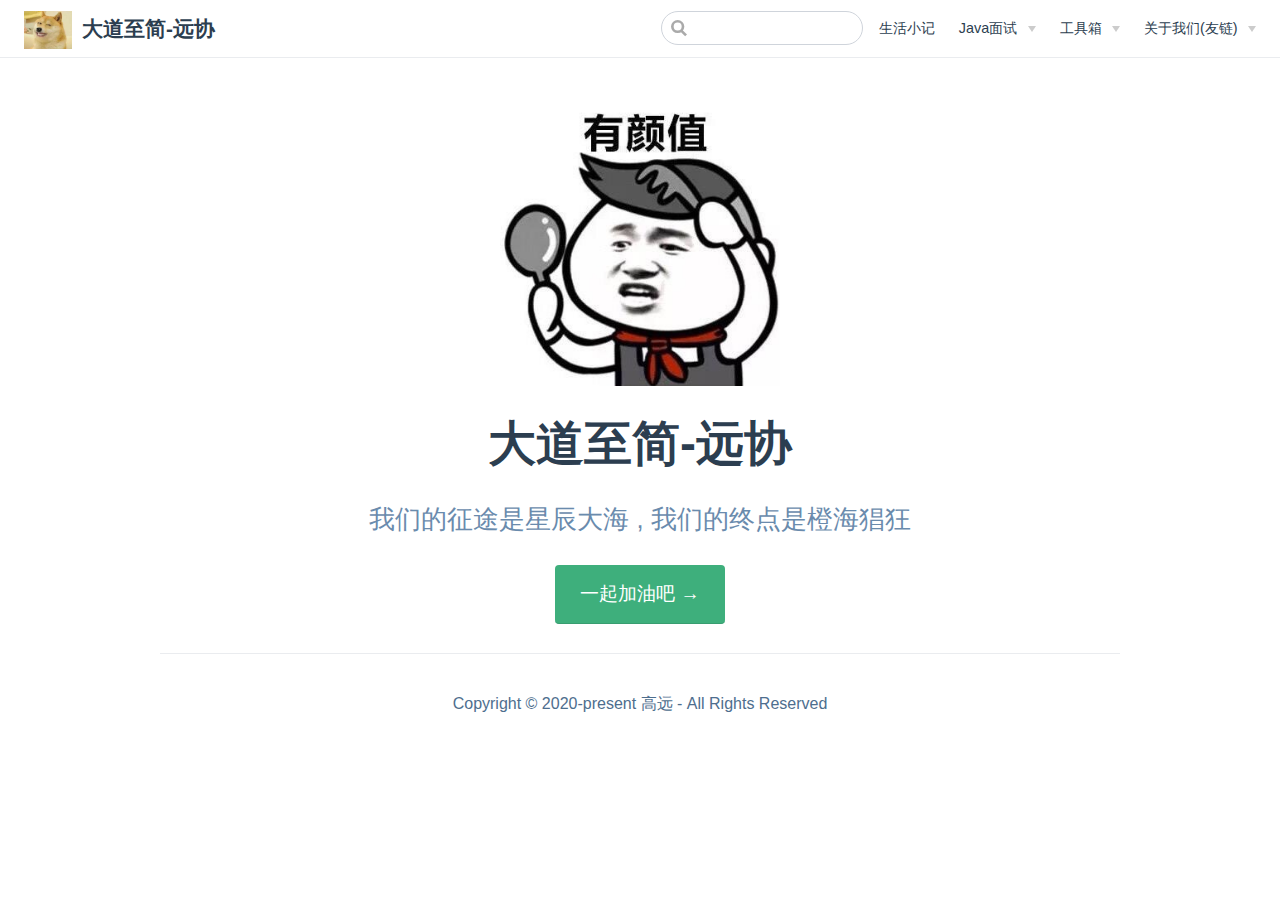
<file: index.html>
<!DOCTYPE html>
<html lang="en-US">
  <head>
    <meta charset="utf-8">
    <meta name="viewport" content="width=device-width,initial-scale=1">
    <title>大道至简-远协</title>
    <meta name="generator" content="VuePress 1.5.0">
    <link rel="icon" href="/img/logo.png">
    <link rel="stylesheet" href="/css/style.css">
    <meta name="description" content="我们的征途是星辰大海 , 我们的终点是橙海猖狂">
    <link rel="preload" href="/assets/css/0.styles.e7a37e08.css" as="style"><link rel="preload" href="/assets/js/app.33aebbd5.js" as="script"><link rel="preload" href="/assets/js/2.0ec8e832.js" as="script"><link rel="preload" href="/assets/js/5.0edb4fbe.js" as="script"><link rel="prefetch" href="/assets/js/10.7ad6cadd.js"><link rel="prefetch" href="/assets/js/11.a10a973a.js"><link rel="prefetch" href="/assets/js/12.dce22a39.js"><link rel="prefetch" href="/assets/js/13.c4e60d6a.js"><link rel="prefetch" href="/assets/js/14.2c20a639.js"><link rel="prefetch" href="/assets/js/15.20f5d647.js"><link rel="prefetch" href="/assets/js/16.7c0e454c.js"><link rel="prefetch" href="/assets/js/3.ede37149.js"><link rel="prefetch" href="/assets/js/4.66420100.js"><link rel="prefetch" href="/assets/js/6.66d0771d.js"><link rel="prefetch" href="/assets/js/7.ec723f9e.js"><link rel="prefetch" href="/assets/js/8.1a14435f.js"><link rel="prefetch" href="/assets/js/9.a8a47282.js">
    <link rel="stylesheet" href="/assets/css/0.styles.e7a37e08.css">
  </head>
  <body>
    <div id="app" data-server-rendered="true"><div class="theme-container no-sidebar"><header class="navbar"><div class="sidebar-button"><svg xmlns="http://www.w3.org/2000/svg" aria-hidden="true" role="img" viewBox="0 0 448 512" class="icon"><path fill="currentColor" d="M436 124H12c-6.627 0-12-5.373-12-12V80c0-6.627 5.373-12 12-12h424c6.627 0 12 5.373 12 12v32c0 6.627-5.373 12-12 12zm0 160H12c-6.627 0-12-5.373-12-12v-32c0-6.627 5.373-12 12-12h424c6.627 0 12 5.373 12 12v32c0 6.627-5.373 12-12 12zm0 160H12c-6.627 0-12-5.373-12-12v-32c0-6.627 5.373-12 12-12h424c6.627 0 12 5.373 12 12v32c0 6.627-5.373 12-12 12z"></path></svg></div> <a href="/" aria-current="page" class="home-link router-link-exact-active router-link-active"><!----> <span class="site-name">大道至简-远协</span></a> <div class="links"><div class="search-box"><input aria-label="Search" autocomplete="off" spellcheck="false" value=""> <!----></div> <nav class="nav-links can-hide"><div class="nav-item"><a href="/mylife/" class="nav-link">
  生活小记
</a></div><div class="nav-item"><div class="dropdown-wrapper"><button type="button" aria-label="Java面试" class="dropdown-title"><span class="title">Java面试</span> <span class="arrow right"></span></button> <ul class="nav-dropdown" style="display:none;"><li class="dropdown-item"><!----> <a href="/interview/basis/" class="nav-link">
  Java基础
</a></li><li class="dropdown-item"><!----> <a href="/interview/advance/" class="nav-link">
  Java进阶
</a></li></ul></div></div><div class="nav-item"><div class="dropdown-wrapper"><button type="button" aria-label="工具箱" class="dropdown-title"><span class="title">工具箱</span> <span class="arrow right"></span></button> <ul class="nav-dropdown" style="display:none;"><li class="dropdown-item"><h4>
          在线编辑
        </h4> <ul class="dropdown-subitem-wrapper"><li class="dropdown-subitem"><a href="https://tinypng.com/" target="_blank" rel="noopener noreferrer" class="nav-link external">
  图片压缩
  <svg xmlns="http://www.w3.org/2000/svg" aria-hidden="true" x="0px" y="0px" viewBox="0 0 100 100" width="15" height="15" class="icon outbound"><path fill="currentColor" d="M18.8,85.1h56l0,0c2.2,0,4-1.8,4-4v-32h-8v28h-48v-48h28v-8h-32l0,0c-2.2,0-4,1.8-4,4v56C14.8,83.3,16.6,85.1,18.8,85.1z"></path> <polygon fill="currentColor" points="45.7,48.7 51.3,54.3 77.2,28.5 77.2,37.2 85.2,37.2 85.2,14.9 62.8,14.9 62.8,22.9 71.5,22.9"></polygon></svg></a></li></ul></li><li class="dropdown-item"><h4>
          在线服务
        </h4> <ul class="dropdown-subitem-wrapper"><li class="dropdown-subitem"><a href="https://www.aliyun.com/" target="_blank" rel="noopener noreferrer" class="nav-link external">
  阿里云
  <svg xmlns="http://www.w3.org/2000/svg" aria-hidden="true" x="0px" y="0px" viewBox="0 0 100 100" width="15" height="15" class="icon outbound"><path fill="currentColor" d="M18.8,85.1h56l0,0c2.2,0,4-1.8,4-4v-32h-8v28h-48v-48h28v-8h-32l0,0c-2.2,0-4,1.8-4,4v56C14.8,83.3,16.6,85.1,18.8,85.1z"></path> <polygon fill="currentColor" points="45.7,48.7 51.3,54.3 77.2,28.5 77.2,37.2 85.2,37.2 85.2,14.9 62.8,14.9 62.8,22.9 71.5,22.9"></polygon></svg></a></li><li class="dropdown-subitem"><a href="https://cloud.tencent.com/" target="_blank" rel="noopener noreferrer" class="nav-link external">
  腾讯云
  <svg xmlns="http://www.w3.org/2000/svg" aria-hidden="true" x="0px" y="0px" viewBox="0 0 100 100" width="15" height="15" class="icon outbound"><path fill="currentColor" d="M18.8,85.1h56l0,0c2.2,0,4-1.8,4-4v-32h-8v28h-48v-48h28v-8h-32l0,0c-2.2,0-4,1.8-4,4v56C14.8,83.3,16.6,85.1,18.8,85.1z"></path> <polygon fill="currentColor" points="45.7,48.7 51.3,54.3 77.2,28.5 77.2,37.2 85.2,37.2 85.2,14.9 62.8,14.9 62.8,22.9 71.5,22.9"></polygon></svg></a></li></ul></li><li class="dropdown-item"><h4>
          博客指南
        </h4> <ul class="dropdown-subitem-wrapper"><li class="dropdown-subitem"><a href="https://juejin.im/" target="_blank" rel="noopener noreferrer" class="nav-link external">
  掘金
  <svg xmlns="http://www.w3.org/2000/svg" aria-hidden="true" x="0px" y="0px" viewBox="0 0 100 100" width="15" height="15" class="icon outbound"><path fill="currentColor" d="M18.8,85.1h56l0,0c2.2,0,4-1.8,4-4v-32h-8v28h-48v-48h28v-8h-32l0,0c-2.2,0-4,1.8-4,4v56C14.8,83.3,16.6,85.1,18.8,85.1z"></path> <polygon fill="currentColor" points="45.7,48.7 51.3,54.3 77.2,28.5 77.2,37.2 85.2,37.2 85.2,14.9 62.8,14.9 62.8,22.9 71.5,22.9"></polygon></svg></a></li><li class="dropdown-subitem"><a href="https://blog.csdn.net/" target="_blank" rel="noopener noreferrer" class="nav-link external">
  CSDN
  <svg xmlns="http://www.w3.org/2000/svg" aria-hidden="true" x="0px" y="0px" viewBox="0 0 100 100" width="15" height="15" class="icon outbound"><path fill="currentColor" d="M18.8,85.1h56l0,0c2.2,0,4-1.8,4-4v-32h-8v28h-48v-48h28v-8h-32l0,0c-2.2,0-4,1.8-4,4v56C14.8,83.3,16.6,85.1,18.8,85.1z"></path> <polygon fill="currentColor" points="45.7,48.7 51.3,54.3 77.2,28.5 77.2,37.2 85.2,37.2 85.2,14.9 62.8,14.9 62.8,22.9 71.5,22.9"></polygon></svg></a></li></ul></li></ul></div></div><div class="nav-item"><div class="dropdown-wrapper"><button type="button" aria-label="关于我们(友链)" class="dropdown-title"><span class="title">关于我们(友链)</span> <span class="arrow right"></span></button> <ul class="nav-dropdown" style="display:none;"><li class="dropdown-item"><!----> <a href="/about/" class="nav-link">
  关于作者
</a></li><li class="dropdown-item"><!----> <a href="https://atcumt.com/" target="_blank" rel="noopener noreferrer" class="nav-link external">
  翔工作室
  <svg xmlns="http://www.w3.org/2000/svg" aria-hidden="true" x="0px" y="0px" viewBox="0 0 100 100" width="15" height="15" class="icon outbound"><path fill="currentColor" d="M18.8,85.1h56l0,0c2.2,0,4-1.8,4-4v-32h-8v28h-48v-48h28v-8h-32l0,0c-2.2,0-4,1.8-4,4v56C14.8,83.3,16.6,85.1,18.8,85.1z"></path> <polygon fill="currentColor" points="45.7,48.7 51.3,54.3 77.2,28.5 77.2,37.2 85.2,37.2 85.2,14.9 62.8,14.9 62.8,22.9 71.5,22.9"></polygon></svg></a></li><li class="dropdown-item"><!----> <a href="https://caiyuedamowang.github.io/" target="_blank" rel="noopener noreferrer" class="nav-link external">
  Breez
  <svg xmlns="http://www.w3.org/2000/svg" aria-hidden="true" x="0px" y="0px" viewBox="0 0 100 100" width="15" height="15" class="icon outbound"><path fill="currentColor" d="M18.8,85.1h56l0,0c2.2,0,4-1.8,4-4v-32h-8v28h-48v-48h28v-8h-32l0,0c-2.2,0-4,1.8-4,4v56C14.8,83.3,16.6,85.1,18.8,85.1z"></path> <polygon fill="currentColor" points="45.7,48.7 51.3,54.3 77.2,28.5 77.2,37.2 85.2,37.2 85.2,14.9 62.8,14.9 62.8,22.9 71.5,22.9"></polygon></svg></a></li></ul></div></div> <!----></nav></div></header> <div class="sidebar-mask"></div> <aside class="sidebar"><nav class="nav-links"><div class="nav-item"><a href="/mylife/" class="nav-link">
  生活小记
</a></div><div class="nav-item"><div class="dropdown-wrapper"><button type="button" aria-label="Java面试" class="dropdown-title"><span class="title">Java面试</span> <span class="arrow right"></span></button> <ul class="nav-dropdown" style="display:none;"><li class="dropdown-item"><!----> <a href="/interview/basis/" class="nav-link">
  Java基础
</a></li><li class="dropdown-item"><!----> <a href="/interview/advance/" class="nav-link">
  Java进阶
</a></li></ul></div></div><div class="nav-item"><div class="dropdown-wrapper"><button type="button" aria-label="工具箱" class="dropdown-title"><span class="title">工具箱</span> <span class="arrow right"></span></button> <ul class="nav-dropdown" style="display:none;"><li class="dropdown-item"><h4>
          在线编辑
        </h4> <ul class="dropdown-subitem-wrapper"><li class="dropdown-subitem"><a href="https://tinypng.com/" target="_blank" rel="noopener noreferrer" class="nav-link external">
  图片压缩
  <svg xmlns="http://www.w3.org/2000/svg" aria-hidden="true" x="0px" y="0px" viewBox="0 0 100 100" width="15" height="15" class="icon outbound"><path fill="currentColor" d="M18.8,85.1h56l0,0c2.2,0,4-1.8,4-4v-32h-8v28h-48v-48h28v-8h-32l0,0c-2.2,0-4,1.8-4,4v56C14.8,83.3,16.6,85.1,18.8,85.1z"></path> <polygon fill="currentColor" points="45.7,48.7 51.3,54.3 77.2,28.5 77.2,37.2 85.2,37.2 85.2,14.9 62.8,14.9 62.8,22.9 71.5,22.9"></polygon></svg></a></li></ul></li><li class="dropdown-item"><h4>
          在线服务
        </h4> <ul class="dropdown-subitem-wrapper"><li class="dropdown-subitem"><a href="https://www.aliyun.com/" target="_blank" rel="noopener noreferrer" class="nav-link external">
  阿里云
  <svg xmlns="http://www.w3.org/2000/svg" aria-hidden="true" x="0px" y="0px" viewBox="0 0 100 100" width="15" height="15" class="icon outbound"><path fill="currentColor" d="M18.8,85.1h56l0,0c2.2,0,4-1.8,4-4v-32h-8v28h-48v-48h28v-8h-32l0,0c-2.2,0-4,1.8-4,4v56C14.8,83.3,16.6,85.1,18.8,85.1z"></path> <polygon fill="currentColor" points="45.7,48.7 51.3,54.3 77.2,28.5 77.2,37.2 85.2,37.2 85.2,14.9 62.8,14.9 62.8,22.9 71.5,22.9"></polygon></svg></a></li><li class="dropdown-subitem"><a href="https://cloud.tencent.com/" target="_blank" rel="noopener noreferrer" class="nav-link external">
  腾讯云
  <svg xmlns="http://www.w3.org/2000/svg" aria-hidden="true" x="0px" y="0px" viewBox="0 0 100 100" width="15" height="15" class="icon outbound"><path fill="currentColor" d="M18.8,85.1h56l0,0c2.2,0,4-1.8,4-4v-32h-8v28h-48v-48h28v-8h-32l0,0c-2.2,0-4,1.8-4,4v56C14.8,83.3,16.6,85.1,18.8,85.1z"></path> <polygon fill="currentColor" points="45.7,48.7 51.3,54.3 77.2,28.5 77.2,37.2 85.2,37.2 85.2,14.9 62.8,14.9 62.8,22.9 71.5,22.9"></polygon></svg></a></li></ul></li><li class="dropdown-item"><h4>
          博客指南
        </h4> <ul class="dropdown-subitem-wrapper"><li class="dropdown-subitem"><a href="https://juejin.im/" target="_blank" rel="noopener noreferrer" class="nav-link external">
  掘金
  <svg xmlns="http://www.w3.org/2000/svg" aria-hidden="true" x="0px" y="0px" viewBox="0 0 100 100" width="15" height="15" class="icon outbound"><path fill="currentColor" d="M18.8,85.1h56l0,0c2.2,0,4-1.8,4-4v-32h-8v28h-48v-48h28v-8h-32l0,0c-2.2,0-4,1.8-4,4v56C14.8,83.3,16.6,85.1,18.8,85.1z"></path> <polygon fill="currentColor" points="45.7,48.7 51.3,54.3 77.2,28.5 77.2,37.2 85.2,37.2 85.2,14.9 62.8,14.9 62.8,22.9 71.5,22.9"></polygon></svg></a></li><li class="dropdown-subitem"><a href="https://blog.csdn.net/" target="_blank" rel="noopener noreferrer" class="nav-link external">
  CSDN
  <svg xmlns="http://www.w3.org/2000/svg" aria-hidden="true" x="0px" y="0px" viewBox="0 0 100 100" width="15" height="15" class="icon outbound"><path fill="currentColor" d="M18.8,85.1h56l0,0c2.2,0,4-1.8,4-4v-32h-8v28h-48v-48h28v-8h-32l0,0c-2.2,0-4,1.8-4,4v56C14.8,83.3,16.6,85.1,18.8,85.1z"></path> <polygon fill="currentColor" points="45.7,48.7 51.3,54.3 77.2,28.5 77.2,37.2 85.2,37.2 85.2,14.9 62.8,14.9 62.8,22.9 71.5,22.9"></polygon></svg></a></li></ul></li></ul></div></div><div class="nav-item"><div class="dropdown-wrapper"><button type="button" aria-label="关于我们(友链)" class="dropdown-title"><span class="title">关于我们(友链)</span> <span class="arrow right"></span></button> <ul class="nav-dropdown" style="display:none;"><li class="dropdown-item"><!----> <a href="/about/" class="nav-link">
  关于作者
</a></li><li class="dropdown-item"><!----> <a href="https://atcumt.com/" target="_blank" rel="noopener noreferrer" class="nav-link external">
  翔工作室
  <svg xmlns="http://www.w3.org/2000/svg" aria-hidden="true" x="0px" y="0px" viewBox="0 0 100 100" width="15" height="15" class="icon outbound"><path fill="currentColor" d="M18.8,85.1h56l0,0c2.2,0,4-1.8,4-4v-32h-8v28h-48v-48h28v-8h-32l0,0c-2.2,0-4,1.8-4,4v56C14.8,83.3,16.6,85.1,18.8,85.1z"></path> <polygon fill="currentColor" points="45.7,48.7 51.3,54.3 77.2,28.5 77.2,37.2 85.2,37.2 85.2,14.9 62.8,14.9 62.8,22.9 71.5,22.9"></polygon></svg></a></li><li class="dropdown-item"><!----> <a href="https://caiyuedamowang.github.io/" target="_blank" rel="noopener noreferrer" class="nav-link external">
  Breez
  <svg xmlns="http://www.w3.org/2000/svg" aria-hidden="true" x="0px" y="0px" viewBox="0 0 100 100" width="15" height="15" class="icon outbound"><path fill="currentColor" d="M18.8,85.1h56l0,0c2.2,0,4-1.8,4-4v-32h-8v28h-48v-48h28v-8h-32l0,0c-2.2,0-4,1.8-4,4v56C14.8,83.3,16.6,85.1,18.8,85.1z"></path> <polygon fill="currentColor" points="45.7,48.7 51.3,54.3 77.2,28.5 77.2,37.2 85.2,37.2 85.2,14.9 62.8,14.9 62.8,22.9 71.5,22.9"></polygon></svg></a></li></ul></div></div> <!----></nav>  <!----> </aside> <main aria-labelledby="main-title" class="home"><header class="hero"><img src="/img/logo.png" alt="hero"> <h1 id="main-title">
      大道至简-远协
    </h1> <p class="description">
      我们的征途是星辰大海 , 我们的终点是橙海猖狂
    </p> <p class="action"><a href="/interview/basis/" class="nav-link action-button">
  一起加油吧 →
</a></p></header> <!----> <div class="theme-default-content custom content__default"></div> <div class="footer">
    Copyright © 2020-present 高远 - All Rights Reserved
  </div></main></div><div class="global-ui"></div></div>
    <script src="/assets/js/app.33aebbd5.js" defer></script><script src="/assets/js/2.0ec8e832.js" defer></script><script src="/assets/js/5.0edb4fbe.js" defer></script>
  </body>
</html>
</file>
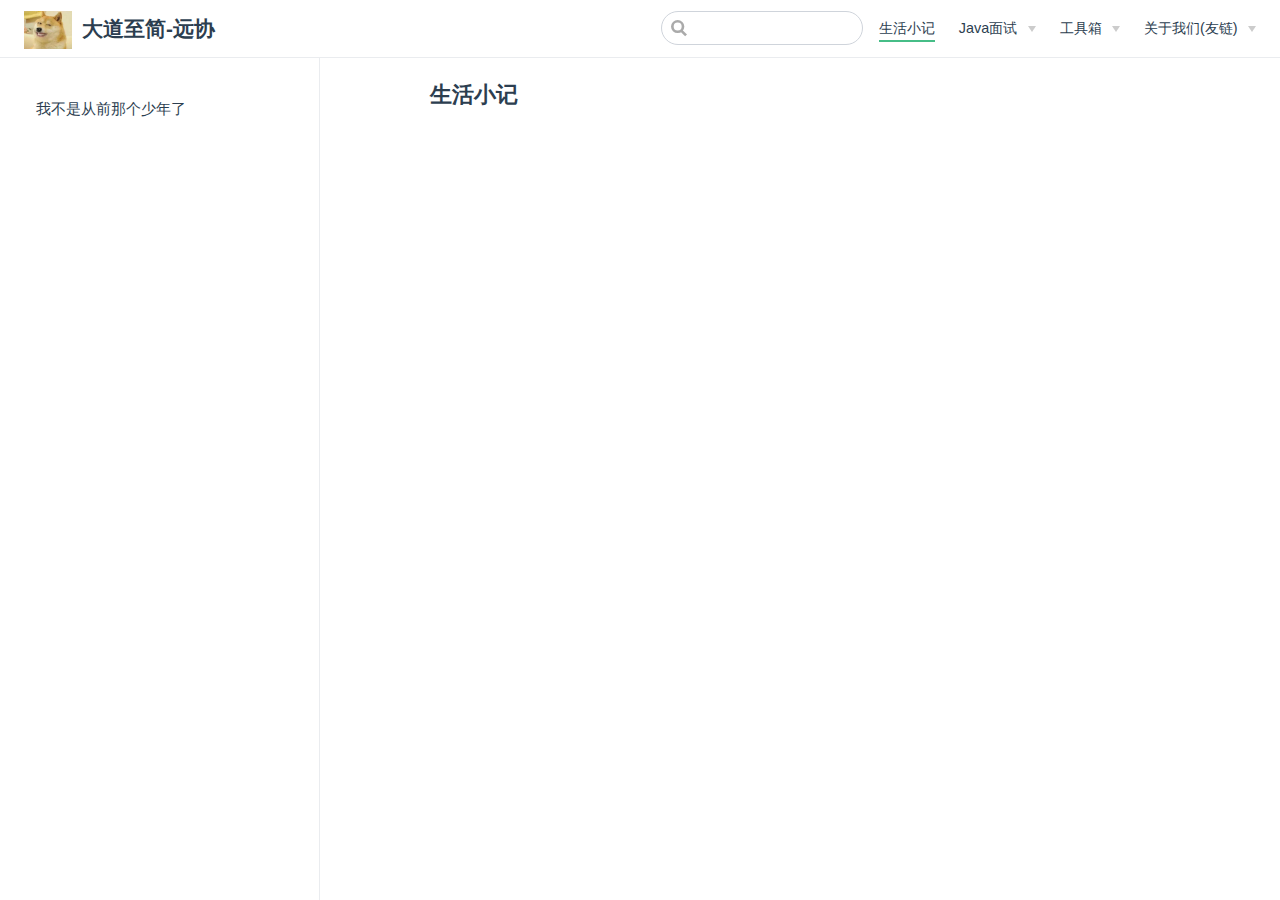
<file: mylife/index.html>
<!DOCTYPE html>
<html lang="en-US">
  <head>
    <meta charset="utf-8">
    <meta name="viewport" content="width=device-width,initial-scale=1">
    <title>生活小记 | 大道至简-远协</title>
    <meta name="generator" content="VuePress 1.5.0">
    <link rel="icon" href="/img/logo.png">
    <link rel="stylesheet" href="/css/style.css">
    <meta name="description" content="我们的征途是星辰大海 , 我们的终点是橙海猖狂">
    <link rel="preload" href="/assets/css/0.styles.e7a37e08.css" as="style"><link rel="preload" href="/assets/js/app.33aebbd5.js" as="script"><link rel="preload" href="/assets/js/2.0ec8e832.js" as="script"><link rel="preload" href="/assets/js/15.20f5d647.js" as="script"><link rel="prefetch" href="/assets/js/10.7ad6cadd.js"><link rel="prefetch" href="/assets/js/11.a10a973a.js"><link rel="prefetch" href="/assets/js/12.dce22a39.js"><link rel="prefetch" href="/assets/js/13.c4e60d6a.js"><link rel="prefetch" href="/assets/js/14.2c20a639.js"><link rel="prefetch" href="/assets/js/16.7c0e454c.js"><link rel="prefetch" href="/assets/js/3.ede37149.js"><link rel="prefetch" href="/assets/js/4.66420100.js"><link rel="prefetch" href="/assets/js/5.0edb4fbe.js"><link rel="prefetch" href="/assets/js/6.66d0771d.js"><link rel="prefetch" href="/assets/js/7.ec723f9e.js"><link rel="prefetch" href="/assets/js/8.1a14435f.js"><link rel="prefetch" href="/assets/js/9.a8a47282.js">
    <link rel="stylesheet" href="/assets/css/0.styles.e7a37e08.css">
  </head>
  <body>
    <div id="app" data-server-rendered="true"><div class="theme-container"><header class="navbar"><div class="sidebar-button"><svg xmlns="http://www.w3.org/2000/svg" aria-hidden="true" role="img" viewBox="0 0 448 512" class="icon"><path fill="currentColor" d="M436 124H12c-6.627 0-12-5.373-12-12V80c0-6.627 5.373-12 12-12h424c6.627 0 12 5.373 12 12v32c0 6.627-5.373 12-12 12zm0 160H12c-6.627 0-12-5.373-12-12v-32c0-6.627 5.373-12 12-12h424c6.627 0 12 5.373 12 12v32c0 6.627-5.373 12-12 12zm0 160H12c-6.627 0-12-5.373-12-12v-32c0-6.627 5.373-12 12-12h424c6.627 0 12 5.373 12 12v32c0 6.627-5.373 12-12 12z"></path></svg></div> <a href="/" class="home-link router-link-active"><!----> <span class="site-name">大道至简-远协</span></a> <div class="links"><div class="search-box"><input aria-label="Search" autocomplete="off" spellcheck="false" value=""> <!----></div> <nav class="nav-links can-hide"><div class="nav-item"><a href="/mylife/" aria-current="page" class="nav-link router-link-exact-active router-link-active">
  生活小记
</a></div><div class="nav-item"><div class="dropdown-wrapper"><button type="button" aria-label="Java面试" class="dropdown-title"><span class="title">Java面试</span> <span class="arrow right"></span></button> <ul class="nav-dropdown" style="display:none;"><li class="dropdown-item"><!----> <a href="/interview/basis/" class="nav-link">
  Java基础
</a></li><li class="dropdown-item"><!----> <a href="/interview/advance/" class="nav-link">
  Java进阶
</a></li></ul></div></div><div class="nav-item"><div class="dropdown-wrapper"><button type="button" aria-label="工具箱" class="dropdown-title"><span class="title">工具箱</span> <span class="arrow right"></span></button> <ul class="nav-dropdown" style="display:none;"><li class="dropdown-item"><h4>
          在线编辑
        </h4> <ul class="dropdown-subitem-wrapper"><li class="dropdown-subitem"><a href="https://tinypng.com/" target="_blank" rel="noopener noreferrer" class="nav-link external">
  图片压缩
  <svg xmlns="http://www.w3.org/2000/svg" aria-hidden="true" x="0px" y="0px" viewBox="0 0 100 100" width="15" height="15" class="icon outbound"><path fill="currentColor" d="M18.8,85.1h56l0,0c2.2,0,4-1.8,4-4v-32h-8v28h-48v-48h28v-8h-32l0,0c-2.2,0-4,1.8-4,4v56C14.8,83.3,16.6,85.1,18.8,85.1z"></path> <polygon fill="currentColor" points="45.7,48.7 51.3,54.3 77.2,28.5 77.2,37.2 85.2,37.2 85.2,14.9 62.8,14.9 62.8,22.9 71.5,22.9"></polygon></svg></a></li></ul></li><li class="dropdown-item"><h4>
          在线服务
        </h4> <ul class="dropdown-subitem-wrapper"><li class="dropdown-subitem"><a href="https://www.aliyun.com/" target="_blank" rel="noopener noreferrer" class="nav-link external">
  阿里云
  <svg xmlns="http://www.w3.org/2000/svg" aria-hidden="true" x="0px" y="0px" viewBox="0 0 100 100" width="15" height="15" class="icon outbound"><path fill="currentColor" d="M18.8,85.1h56l0,0c2.2,0,4-1.8,4-4v-32h-8v28h-48v-48h28v-8h-32l0,0c-2.2,0-4,1.8-4,4v56C14.8,83.3,16.6,85.1,18.8,85.1z"></path> <polygon fill="currentColor" points="45.7,48.7 51.3,54.3 77.2,28.5 77.2,37.2 85.2,37.2 85.2,14.9 62.8,14.9 62.8,22.9 71.5,22.9"></polygon></svg></a></li><li class="dropdown-subitem"><a href="https://cloud.tencent.com/" target="_blank" rel="noopener noreferrer" class="nav-link external">
  腾讯云
  <svg xmlns="http://www.w3.org/2000/svg" aria-hidden="true" x="0px" y="0px" viewBox="0 0 100 100" width="15" height="15" class="icon outbound"><path fill="currentColor" d="M18.8,85.1h56l0,0c2.2,0,4-1.8,4-4v-32h-8v28h-48v-48h28v-8h-32l0,0c-2.2,0-4,1.8-4,4v56C14.8,83.3,16.6,85.1,18.8,85.1z"></path> <polygon fill="currentColor" points="45.7,48.7 51.3,54.3 77.2,28.5 77.2,37.2 85.2,37.2 85.2,14.9 62.8,14.9 62.8,22.9 71.5,22.9"></polygon></svg></a></li></ul></li><li class="dropdown-item"><h4>
          博客指南
        </h4> <ul class="dropdown-subitem-wrapper"><li class="dropdown-subitem"><a href="https://juejin.im/" target="_blank" rel="noopener noreferrer" class="nav-link external">
  掘金
  <svg xmlns="http://www.w3.org/2000/svg" aria-hidden="true" x="0px" y="0px" viewBox="0 0 100 100" width="15" height="15" class="icon outbound"><path fill="currentColor" d="M18.8,85.1h56l0,0c2.2,0,4-1.8,4-4v-32h-8v28h-48v-48h28v-8h-32l0,0c-2.2,0-4,1.8-4,4v56C14.8,83.3,16.6,85.1,18.8,85.1z"></path> <polygon fill="currentColor" points="45.7,48.7 51.3,54.3 77.2,28.5 77.2,37.2 85.2,37.2 85.2,14.9 62.8,14.9 62.8,22.9 71.5,22.9"></polygon></svg></a></li><li class="dropdown-subitem"><a href="https://blog.csdn.net/" target="_blank" rel="noopener noreferrer" class="nav-link external">
  CSDN
  <svg xmlns="http://www.w3.org/2000/svg" aria-hidden="true" x="0px" y="0px" viewBox="0 0 100 100" width="15" height="15" class="icon outbound"><path fill="currentColor" d="M18.8,85.1h56l0,0c2.2,0,4-1.8,4-4v-32h-8v28h-48v-48h28v-8h-32l0,0c-2.2,0-4,1.8-4,4v56C14.8,83.3,16.6,85.1,18.8,85.1z"></path> <polygon fill="currentColor" points="45.7,48.7 51.3,54.3 77.2,28.5 77.2,37.2 85.2,37.2 85.2,14.9 62.8,14.9 62.8,22.9 71.5,22.9"></polygon></svg></a></li></ul></li></ul></div></div><div class="nav-item"><div class="dropdown-wrapper"><button type="button" aria-label="关于我们(友链)" class="dropdown-title"><span class="title">关于我们(友链)</span> <span class="arrow right"></span></button> <ul class="nav-dropdown" style="display:none;"><li class="dropdown-item"><!----> <a href="/about/" class="nav-link">
  关于作者
</a></li><li class="dropdown-item"><!----> <a href="https://atcumt.com/" target="_blank" rel="noopener noreferrer" class="nav-link external">
  翔工作室
  <svg xmlns="http://www.w3.org/2000/svg" aria-hidden="true" x="0px" y="0px" viewBox="0 0 100 100" width="15" height="15" class="icon outbound"><path fill="currentColor" d="M18.8,85.1h56l0,0c2.2,0,4-1.8,4-4v-32h-8v28h-48v-48h28v-8h-32l0,0c-2.2,0-4,1.8-4,4v56C14.8,83.3,16.6,85.1,18.8,85.1z"></path> <polygon fill="currentColor" points="45.7,48.7 51.3,54.3 77.2,28.5 77.2,37.2 85.2,37.2 85.2,14.9 62.8,14.9 62.8,22.9 71.5,22.9"></polygon></svg></a></li><li class="dropdown-item"><!----> <a href="https://caiyuedamowang.github.io/" target="_blank" rel="noopener noreferrer" class="nav-link external">
  Breez
  <svg xmlns="http://www.w3.org/2000/svg" aria-hidden="true" x="0px" y="0px" viewBox="0 0 100 100" width="15" height="15" class="icon outbound"><path fill="currentColor" d="M18.8,85.1h56l0,0c2.2,0,4-1.8,4-4v-32h-8v28h-48v-48h28v-8h-32l0,0c-2.2,0-4,1.8-4,4v56C14.8,83.3,16.6,85.1,18.8,85.1z"></path> <polygon fill="currentColor" points="45.7,48.7 51.3,54.3 77.2,28.5 77.2,37.2 85.2,37.2 85.2,14.9 62.8,14.9 62.8,22.9 71.5,22.9"></polygon></svg></a></li></ul></div></div> <!----></nav></div></header> <div class="sidebar-mask"></div> <aside class="sidebar"><nav class="nav-links"><div class="nav-item"><a href="/mylife/" aria-current="page" class="nav-link router-link-exact-active router-link-active">
  生活小记
</a></div><div class="nav-item"><div class="dropdown-wrapper"><button type="button" aria-label="Java面试" class="dropdown-title"><span class="title">Java面试</span> <span class="arrow right"></span></button> <ul class="nav-dropdown" style="display:none;"><li class="dropdown-item"><!----> <a href="/interview/basis/" class="nav-link">
  Java基础
</a></li><li class="dropdown-item"><!----> <a href="/interview/advance/" class="nav-link">
  Java进阶
</a></li></ul></div></div><div class="nav-item"><div class="dropdown-wrapper"><button type="button" aria-label="工具箱" class="dropdown-title"><span class="title">工具箱</span> <span class="arrow right"></span></button> <ul class="nav-dropdown" style="display:none;"><li class="dropdown-item"><h4>
          在线编辑
        </h4> <ul class="dropdown-subitem-wrapper"><li class="dropdown-subitem"><a href="https://tinypng.com/" target="_blank" rel="noopener noreferrer" class="nav-link external">
  图片压缩
  <svg xmlns="http://www.w3.org/2000/svg" aria-hidden="true" x="0px" y="0px" viewBox="0 0 100 100" width="15" height="15" class="icon outbound"><path fill="currentColor" d="M18.8,85.1h56l0,0c2.2,0,4-1.8,4-4v-32h-8v28h-48v-48h28v-8h-32l0,0c-2.2,0-4,1.8-4,4v56C14.8,83.3,16.6,85.1,18.8,85.1z"></path> <polygon fill="currentColor" points="45.7,48.7 51.3,54.3 77.2,28.5 77.2,37.2 85.2,37.2 85.2,14.9 62.8,14.9 62.8,22.9 71.5,22.9"></polygon></svg></a></li></ul></li><li class="dropdown-item"><h4>
          在线服务
        </h4> <ul class="dropdown-subitem-wrapper"><li class="dropdown-subitem"><a href="https://www.aliyun.com/" target="_blank" rel="noopener noreferrer" class="nav-link external">
  阿里云
  <svg xmlns="http://www.w3.org/2000/svg" aria-hidden="true" x="0px" y="0px" viewBox="0 0 100 100" width="15" height="15" class="icon outbound"><path fill="currentColor" d="M18.8,85.1h56l0,0c2.2,0,4-1.8,4-4v-32h-8v28h-48v-48h28v-8h-32l0,0c-2.2,0-4,1.8-4,4v56C14.8,83.3,16.6,85.1,18.8,85.1z"></path> <polygon fill="currentColor" points="45.7,48.7 51.3,54.3 77.2,28.5 77.2,37.2 85.2,37.2 85.2,14.9 62.8,14.9 62.8,22.9 71.5,22.9"></polygon></svg></a></li><li class="dropdown-subitem"><a href="https://cloud.tencent.com/" target="_blank" rel="noopener noreferrer" class="nav-link external">
  腾讯云
  <svg xmlns="http://www.w3.org/2000/svg" aria-hidden="true" x="0px" y="0px" viewBox="0 0 100 100" width="15" height="15" class="icon outbound"><path fill="currentColor" d="M18.8,85.1h56l0,0c2.2,0,4-1.8,4-4v-32h-8v28h-48v-48h28v-8h-32l0,0c-2.2,0-4,1.8-4,4v56C14.8,83.3,16.6,85.1,18.8,85.1z"></path> <polygon fill="currentColor" points="45.7,48.7 51.3,54.3 77.2,28.5 77.2,37.2 85.2,37.2 85.2,14.9 62.8,14.9 62.8,22.9 71.5,22.9"></polygon></svg></a></li></ul></li><li class="dropdown-item"><h4>
          博客指南
        </h4> <ul class="dropdown-subitem-wrapper"><li class="dropdown-subitem"><a href="https://juejin.im/" target="_blank" rel="noopener noreferrer" class="nav-link external">
  掘金
  <svg xmlns="http://www.w3.org/2000/svg" aria-hidden="true" x="0px" y="0px" viewBox="0 0 100 100" width="15" height="15" class="icon outbound"><path fill="currentColor" d="M18.8,85.1h56l0,0c2.2,0,4-1.8,4-4v-32h-8v28h-48v-48h28v-8h-32l0,0c-2.2,0-4,1.8-4,4v56C14.8,83.3,16.6,85.1,18.8,85.1z"></path> <polygon fill="currentColor" points="45.7,48.7 51.3,54.3 77.2,28.5 77.2,37.2 85.2,37.2 85.2,14.9 62.8,14.9 62.8,22.9 71.5,22.9"></polygon></svg></a></li><li class="dropdown-subitem"><a href="https://blog.csdn.net/" target="_blank" rel="noopener noreferrer" class="nav-link external">
  CSDN
  <svg xmlns="http://www.w3.org/2000/svg" aria-hidden="true" x="0px" y="0px" viewBox="0 0 100 100" width="15" height="15" class="icon outbound"><path fill="currentColor" d="M18.8,85.1h56l0,0c2.2,0,4-1.8,4-4v-32h-8v28h-48v-48h28v-8h-32l0,0c-2.2,0-4,1.8-4,4v56C14.8,83.3,16.6,85.1,18.8,85.1z"></path> <polygon fill="currentColor" points="45.7,48.7 51.3,54.3 77.2,28.5 77.2,37.2 85.2,37.2 85.2,14.9 62.8,14.9 62.8,22.9 71.5,22.9"></polygon></svg></a></li></ul></li></ul></div></div><div class="nav-item"><div class="dropdown-wrapper"><button type="button" aria-label="关于我们(友链)" class="dropdown-title"><span class="title">关于我们(友链)</span> <span class="arrow right"></span></button> <ul class="nav-dropdown" style="display:none;"><li class="dropdown-item"><!----> <a href="/about/" class="nav-link">
  关于作者
</a></li><li class="dropdown-item"><!----> <a href="https://atcumt.com/" target="_blank" rel="noopener noreferrer" class="nav-link external">
  翔工作室
  <svg xmlns="http://www.w3.org/2000/svg" aria-hidden="true" x="0px" y="0px" viewBox="0 0 100 100" width="15" height="15" class="icon outbound"><path fill="currentColor" d="M18.8,85.1h56l0,0c2.2,0,4-1.8,4-4v-32h-8v28h-48v-48h28v-8h-32l0,0c-2.2,0-4,1.8-4,4v56C14.8,83.3,16.6,85.1,18.8,85.1z"></path> <polygon fill="currentColor" points="45.7,48.7 51.3,54.3 77.2,28.5 77.2,37.2 85.2,37.2 85.2,14.9 62.8,14.9 62.8,22.9 71.5,22.9"></polygon></svg></a></li><li class="dropdown-item"><!----> <a href="https://caiyuedamowang.github.io/" target="_blank" rel="noopener noreferrer" class="nav-link external">
  Breez
  <svg xmlns="http://www.w3.org/2000/svg" aria-hidden="true" x="0px" y="0px" viewBox="0 0 100 100" width="15" height="15" class="icon outbound"><path fill="currentColor" d="M18.8,85.1h56l0,0c2.2,0,4-1.8,4-4v-32h-8v28h-48v-48h28v-8h-32l0,0c-2.2,0-4,1.8-4,4v56C14.8,83.3,16.6,85.1,18.8,85.1z"></path> <polygon fill="currentColor" points="45.7,48.7 51.3,54.3 77.2,28.5 77.2,37.2 85.2,37.2 85.2,14.9 62.8,14.9 62.8,22.9 71.5,22.9"></polygon></svg></a></li></ul></div></div> <!----></nav>  <ul class="sidebar-links"><li><section class="sidebar-group depth-0"><p class="sidebar-heading open"><span></span> <!----></p> <ul class="sidebar-links sidebar-group-items"><li><a href="/mylife/notes/one.html" class="sidebar-link">我不是从前那个少年了</a></li></ul></section></li></ul> </aside> <main class="page"> <div class="theme-default-content content__default"><h3 id="生活小记"><a href="#生活小记" class="header-anchor">#</a> 生活小记</h3></div> <footer class="page-edit"><!----> <!----></footer> <!----> </main></div><div class="global-ui"></div></div>
    <script src="/assets/js/app.33aebbd5.js" defer></script><script src="/assets/js/2.0ec8e832.js" defer></script><script src="/assets/js/15.20f5d647.js" defer></script>
  </body>
</html>
</file>
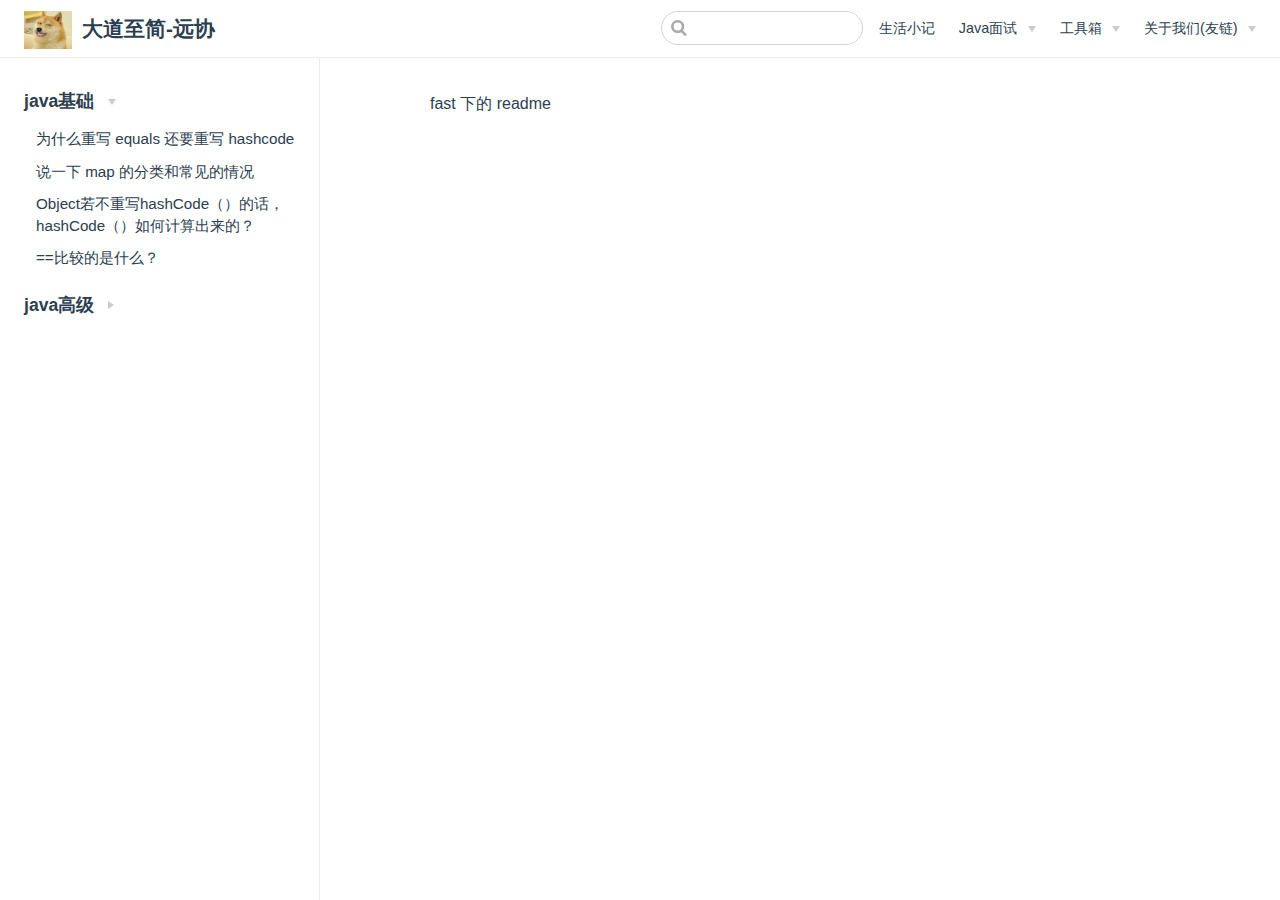
<file: interview/advance/index.html>
<!DOCTYPE html>
<html lang="en-US">
  <head>
    <meta charset="utf-8">
    <meta name="viewport" content="width=device-width,initial-scale=1">
    <title>大道至简-远协</title>
    <meta name="generator" content="VuePress 1.5.0">
    <link rel="icon" href="/img/logo.png">
    <link rel="stylesheet" href="/css/style.css">
    <meta name="description" content="我们的征途是星辰大海 , 我们的终点是橙海猖狂">
    <link rel="preload" href="/assets/css/0.styles.e7a37e08.css" as="style"><link rel="preload" href="/assets/js/app.33aebbd5.js" as="script"><link rel="preload" href="/assets/js/2.0ec8e832.js" as="script"><link rel="preload" href="/assets/js/7.ec723f9e.js" as="script"><link rel="prefetch" href="/assets/js/10.7ad6cadd.js"><link rel="prefetch" href="/assets/js/11.a10a973a.js"><link rel="prefetch" href="/assets/js/12.dce22a39.js"><link rel="prefetch" href="/assets/js/13.c4e60d6a.js"><link rel="prefetch" href="/assets/js/14.2c20a639.js"><link rel="prefetch" href="/assets/js/15.20f5d647.js"><link rel="prefetch" href="/assets/js/16.7c0e454c.js"><link rel="prefetch" href="/assets/js/3.ede37149.js"><link rel="prefetch" href="/assets/js/4.66420100.js"><link rel="prefetch" href="/assets/js/5.0edb4fbe.js"><link rel="prefetch" href="/assets/js/6.66d0771d.js"><link rel="prefetch" href="/assets/js/8.1a14435f.js"><link rel="prefetch" href="/assets/js/9.a8a47282.js">
    <link rel="stylesheet" href="/assets/css/0.styles.e7a37e08.css">
  </head>
  <body>
    <div id="app" data-server-rendered="true"><div class="theme-container"><header class="navbar"><div class="sidebar-button"><svg xmlns="http://www.w3.org/2000/svg" aria-hidden="true" role="img" viewBox="0 0 448 512" class="icon"><path fill="currentColor" d="M436 124H12c-6.627 0-12-5.373-12-12V80c0-6.627 5.373-12 12-12h424c6.627 0 12 5.373 12 12v32c0 6.627-5.373 12-12 12zm0 160H12c-6.627 0-12-5.373-12-12v-32c0-6.627 5.373-12 12-12h424c6.627 0 12 5.373 12 12v32c0 6.627-5.373 12-12 12zm0 160H12c-6.627 0-12-5.373-12-12v-32c0-6.627 5.373-12 12-12h424c6.627 0 12 5.373 12 12v32c0 6.627-5.373 12-12 12z"></path></svg></div> <a href="/" class="home-link router-link-active"><!----> <span class="site-name">大道至简-远协</span></a> <div class="links"><div class="search-box"><input aria-label="Search" autocomplete="off" spellcheck="false" value=""> <!----></div> <nav class="nav-links can-hide"><div class="nav-item"><a href="/mylife/" class="nav-link">
  生活小记
</a></div><div class="nav-item"><div class="dropdown-wrapper"><button type="button" aria-label="Java面试" class="dropdown-title"><span class="title">Java面试</span> <span class="arrow right"></span></button> <ul class="nav-dropdown" style="display:none;"><li class="dropdown-item"><!----> <a href="/interview/basis/" class="nav-link">
  Java基础
</a></li><li class="dropdown-item"><!----> <a href="/interview/advance/" aria-current="page" class="nav-link router-link-exact-active router-link-active">
  Java进阶
</a></li></ul></div></div><div class="nav-item"><div class="dropdown-wrapper"><button type="button" aria-label="工具箱" class="dropdown-title"><span class="title">工具箱</span> <span class="arrow right"></span></button> <ul class="nav-dropdown" style="display:none;"><li class="dropdown-item"><h4>
          在线编辑
        </h4> <ul class="dropdown-subitem-wrapper"><li class="dropdown-subitem"><a href="https://tinypng.com/" target="_blank" rel="noopener noreferrer" class="nav-link external">
  图片压缩
  <svg xmlns="http://www.w3.org/2000/svg" aria-hidden="true" x="0px" y="0px" viewBox="0 0 100 100" width="15" height="15" class="icon outbound"><path fill="currentColor" d="M18.8,85.1h56l0,0c2.2,0,4-1.8,4-4v-32h-8v28h-48v-48h28v-8h-32l0,0c-2.2,0-4,1.8-4,4v56C14.8,83.3,16.6,85.1,18.8,85.1z"></path> <polygon fill="currentColor" points="45.7,48.7 51.3,54.3 77.2,28.5 77.2,37.2 85.2,37.2 85.2,14.9 62.8,14.9 62.8,22.9 71.5,22.9"></polygon></svg></a></li></ul></li><li class="dropdown-item"><h4>
          在线服务
        </h4> <ul class="dropdown-subitem-wrapper"><li class="dropdown-subitem"><a href="https://www.aliyun.com/" target="_blank" rel="noopener noreferrer" class="nav-link external">
  阿里云
  <svg xmlns="http://www.w3.org/2000/svg" aria-hidden="true" x="0px" y="0px" viewBox="0 0 100 100" width="15" height="15" class="icon outbound"><path fill="currentColor" d="M18.8,85.1h56l0,0c2.2,0,4-1.8,4-4v-32h-8v28h-48v-48h28v-8h-32l0,0c-2.2,0-4,1.8-4,4v56C14.8,83.3,16.6,85.1,18.8,85.1z"></path> <polygon fill="currentColor" points="45.7,48.7 51.3,54.3 77.2,28.5 77.2,37.2 85.2,37.2 85.2,14.9 62.8,14.9 62.8,22.9 71.5,22.9"></polygon></svg></a></li><li class="dropdown-subitem"><a href="https://cloud.tencent.com/" target="_blank" rel="noopener noreferrer" class="nav-link external">
  腾讯云
  <svg xmlns="http://www.w3.org/2000/svg" aria-hidden="true" x="0px" y="0px" viewBox="0 0 100 100" width="15" height="15" class="icon outbound"><path fill="currentColor" d="M18.8,85.1h56l0,0c2.2,0,4-1.8,4-4v-32h-8v28h-48v-48h28v-8h-32l0,0c-2.2,0-4,1.8-4,4v56C14.8,83.3,16.6,85.1,18.8,85.1z"></path> <polygon fill="currentColor" points="45.7,48.7 51.3,54.3 77.2,28.5 77.2,37.2 85.2,37.2 85.2,14.9 62.8,14.9 62.8,22.9 71.5,22.9"></polygon></svg></a></li></ul></li><li class="dropdown-item"><h4>
          博客指南
        </h4> <ul class="dropdown-subitem-wrapper"><li class="dropdown-subitem"><a href="https://juejin.im/" target="_blank" rel="noopener noreferrer" class="nav-link external">
  掘金
  <svg xmlns="http://www.w3.org/2000/svg" aria-hidden="true" x="0px" y="0px" viewBox="0 0 100 100" width="15" height="15" class="icon outbound"><path fill="currentColor" d="M18.8,85.1h56l0,0c2.2,0,4-1.8,4-4v-32h-8v28h-48v-48h28v-8h-32l0,0c-2.2,0-4,1.8-4,4v56C14.8,83.3,16.6,85.1,18.8,85.1z"></path> <polygon fill="currentColor" points="45.7,48.7 51.3,54.3 77.2,28.5 77.2,37.2 85.2,37.2 85.2,14.9 62.8,14.9 62.8,22.9 71.5,22.9"></polygon></svg></a></li><li class="dropdown-subitem"><a href="https://blog.csdn.net/" target="_blank" rel="noopener noreferrer" class="nav-link external">
  CSDN
  <svg xmlns="http://www.w3.org/2000/svg" aria-hidden="true" x="0px" y="0px" viewBox="0 0 100 100" width="15" height="15" class="icon outbound"><path fill="currentColor" d="M18.8,85.1h56l0,0c2.2,0,4-1.8,4-4v-32h-8v28h-48v-48h28v-8h-32l0,0c-2.2,0-4,1.8-4,4v56C14.8,83.3,16.6,85.1,18.8,85.1z"></path> <polygon fill="currentColor" points="45.7,48.7 51.3,54.3 77.2,28.5 77.2,37.2 85.2,37.2 85.2,14.9 62.8,14.9 62.8,22.9 71.5,22.9"></polygon></svg></a></li></ul></li></ul></div></div><div class="nav-item"><div class="dropdown-wrapper"><button type="button" aria-label="关于我们(友链)" class="dropdown-title"><span class="title">关于我们(友链)</span> <span class="arrow right"></span></button> <ul class="nav-dropdown" style="display:none;"><li class="dropdown-item"><!----> <a href="/about/" class="nav-link">
  关于作者
</a></li><li class="dropdown-item"><!----> <a href="https://atcumt.com/" target="_blank" rel="noopener noreferrer" class="nav-link external">
  翔工作室
  <svg xmlns="http://www.w3.org/2000/svg" aria-hidden="true" x="0px" y="0px" viewBox="0 0 100 100" width="15" height="15" class="icon outbound"><path fill="currentColor" d="M18.8,85.1h56l0,0c2.2,0,4-1.8,4-4v-32h-8v28h-48v-48h28v-8h-32l0,0c-2.2,0-4,1.8-4,4v56C14.8,83.3,16.6,85.1,18.8,85.1z"></path> <polygon fill="currentColor" points="45.7,48.7 51.3,54.3 77.2,28.5 77.2,37.2 85.2,37.2 85.2,14.9 62.8,14.9 62.8,22.9 71.5,22.9"></polygon></svg></a></li><li class="dropdown-item"><!----> <a href="https://caiyuedamowang.github.io/" target="_blank" rel="noopener noreferrer" class="nav-link external">
  Breez
  <svg xmlns="http://www.w3.org/2000/svg" aria-hidden="true" x="0px" y="0px" viewBox="0 0 100 100" width="15" height="15" class="icon outbound"><path fill="currentColor" d="M18.8,85.1h56l0,0c2.2,0,4-1.8,4-4v-32h-8v28h-48v-48h28v-8h-32l0,0c-2.2,0-4,1.8-4,4v56C14.8,83.3,16.6,85.1,18.8,85.1z"></path> <polygon fill="currentColor" points="45.7,48.7 51.3,54.3 77.2,28.5 77.2,37.2 85.2,37.2 85.2,14.9 62.8,14.9 62.8,22.9 71.5,22.9"></polygon></svg></a></li></ul></div></div> <!----></nav></div></header> <div class="sidebar-mask"></div> <aside class="sidebar"><nav class="nav-links"><div class="nav-item"><a href="/mylife/" class="nav-link">
  生活小记
</a></div><div class="nav-item"><div class="dropdown-wrapper"><button type="button" aria-label="Java面试" class="dropdown-title"><span class="title">Java面试</span> <span class="arrow right"></span></button> <ul class="nav-dropdown" style="display:none;"><li class="dropdown-item"><!----> <a href="/interview/basis/" class="nav-link">
  Java基础
</a></li><li class="dropdown-item"><!----> <a href="/interview/advance/" aria-current="page" class="nav-link router-link-exact-active router-link-active">
  Java进阶
</a></li></ul></div></div><div class="nav-item"><div class="dropdown-wrapper"><button type="button" aria-label="工具箱" class="dropdown-title"><span class="title">工具箱</span> <span class="arrow right"></span></button> <ul class="nav-dropdown" style="display:none;"><li class="dropdown-item"><h4>
          在线编辑
        </h4> <ul class="dropdown-subitem-wrapper"><li class="dropdown-subitem"><a href="https://tinypng.com/" target="_blank" rel="noopener noreferrer" class="nav-link external">
  图片压缩
  <svg xmlns="http://www.w3.org/2000/svg" aria-hidden="true" x="0px" y="0px" viewBox="0 0 100 100" width="15" height="15" class="icon outbound"><path fill="currentColor" d="M18.8,85.1h56l0,0c2.2,0,4-1.8,4-4v-32h-8v28h-48v-48h28v-8h-32l0,0c-2.2,0-4,1.8-4,4v56C14.8,83.3,16.6,85.1,18.8,85.1z"></path> <polygon fill="currentColor" points="45.7,48.7 51.3,54.3 77.2,28.5 77.2,37.2 85.2,37.2 85.2,14.9 62.8,14.9 62.8,22.9 71.5,22.9"></polygon></svg></a></li></ul></li><li class="dropdown-item"><h4>
          在线服务
        </h4> <ul class="dropdown-subitem-wrapper"><li class="dropdown-subitem"><a href="https://www.aliyun.com/" target="_blank" rel="noopener noreferrer" class="nav-link external">
  阿里云
  <svg xmlns="http://www.w3.org/2000/svg" aria-hidden="true" x="0px" y="0px" viewBox="0 0 100 100" width="15" height="15" class="icon outbound"><path fill="currentColor" d="M18.8,85.1h56l0,0c2.2,0,4-1.8,4-4v-32h-8v28h-48v-48h28v-8h-32l0,0c-2.2,0-4,1.8-4,4v56C14.8,83.3,16.6,85.1,18.8,85.1z"></path> <polygon fill="currentColor" points="45.7,48.7 51.3,54.3 77.2,28.5 77.2,37.2 85.2,37.2 85.2,14.9 62.8,14.9 62.8,22.9 71.5,22.9"></polygon></svg></a></li><li class="dropdown-subitem"><a href="https://cloud.tencent.com/" target="_blank" rel="noopener noreferrer" class="nav-link external">
  腾讯云
  <svg xmlns="http://www.w3.org/2000/svg" aria-hidden="true" x="0px" y="0px" viewBox="0 0 100 100" width="15" height="15" class="icon outbound"><path fill="currentColor" d="M18.8,85.1h56l0,0c2.2,0,4-1.8,4-4v-32h-8v28h-48v-48h28v-8h-32l0,0c-2.2,0-4,1.8-4,4v56C14.8,83.3,16.6,85.1,18.8,85.1z"></path> <polygon fill="currentColor" points="45.7,48.7 51.3,54.3 77.2,28.5 77.2,37.2 85.2,37.2 85.2,14.9 62.8,14.9 62.8,22.9 71.5,22.9"></polygon></svg></a></li></ul></li><li class="dropdown-item"><h4>
          博客指南
        </h4> <ul class="dropdown-subitem-wrapper"><li class="dropdown-subitem"><a href="https://juejin.im/" target="_blank" rel="noopener noreferrer" class="nav-link external">
  掘金
  <svg xmlns="http://www.w3.org/2000/svg" aria-hidden="true" x="0px" y="0px" viewBox="0 0 100 100" width="15" height="15" class="icon outbound"><path fill="currentColor" d="M18.8,85.1h56l0,0c2.2,0,4-1.8,4-4v-32h-8v28h-48v-48h28v-8h-32l0,0c-2.2,0-4,1.8-4,4v56C14.8,83.3,16.6,85.1,18.8,85.1z"></path> <polygon fill="currentColor" points="45.7,48.7 51.3,54.3 77.2,28.5 77.2,37.2 85.2,37.2 85.2,14.9 62.8,14.9 62.8,22.9 71.5,22.9"></polygon></svg></a></li><li class="dropdown-subitem"><a href="https://blog.csdn.net/" target="_blank" rel="noopener noreferrer" class="nav-link external">
  CSDN
  <svg xmlns="http://www.w3.org/2000/svg" aria-hidden="true" x="0px" y="0px" viewBox="0 0 100 100" width="15" height="15" class="icon outbound"><path fill="currentColor" d="M18.8,85.1h56l0,0c2.2,0,4-1.8,4-4v-32h-8v28h-48v-48h28v-8h-32l0,0c-2.2,0-4,1.8-4,4v56C14.8,83.3,16.6,85.1,18.8,85.1z"></path> <polygon fill="currentColor" points="45.7,48.7 51.3,54.3 77.2,28.5 77.2,37.2 85.2,37.2 85.2,14.9 62.8,14.9 62.8,22.9 71.5,22.9"></polygon></svg></a></li></ul></li></ul></div></div><div class="nav-item"><div class="dropdown-wrapper"><button type="button" aria-label="关于我们(友链)" class="dropdown-title"><span class="title">关于我们(友链)</span> <span class="arrow right"></span></button> <ul class="nav-dropdown" style="display:none;"><li class="dropdown-item"><!----> <a href="/about/" class="nav-link">
  关于作者
</a></li><li class="dropdown-item"><!----> <a href="https://atcumt.com/" target="_blank" rel="noopener noreferrer" class="nav-link external">
  翔工作室
  <svg xmlns="http://www.w3.org/2000/svg" aria-hidden="true" x="0px" y="0px" viewBox="0 0 100 100" width="15" height="15" class="icon outbound"><path fill="currentColor" d="M18.8,85.1h56l0,0c2.2,0,4-1.8,4-4v-32h-8v28h-48v-48h28v-8h-32l0,0c-2.2,0-4,1.8-4,4v56C14.8,83.3,16.6,85.1,18.8,85.1z"></path> <polygon fill="currentColor" points="45.7,48.7 51.3,54.3 77.2,28.5 77.2,37.2 85.2,37.2 85.2,14.9 62.8,14.9 62.8,22.9 71.5,22.9"></polygon></svg></a></li><li class="dropdown-item"><!----> <a href="https://caiyuedamowang.github.io/" target="_blank" rel="noopener noreferrer" class="nav-link external">
  Breez
  <svg xmlns="http://www.w3.org/2000/svg" aria-hidden="true" x="0px" y="0px" viewBox="0 0 100 100" width="15" height="15" class="icon outbound"><path fill="currentColor" d="M18.8,85.1h56l0,0c2.2,0,4-1.8,4-4v-32h-8v28h-48v-48h28v-8h-32l0,0c-2.2,0-4,1.8-4,4v56C14.8,83.3,16.6,85.1,18.8,85.1z"></path> <polygon fill="currentColor" points="45.7,48.7 51.3,54.3 77.2,28.5 77.2,37.2 85.2,37.2 85.2,14.9 62.8,14.9 62.8,22.9 71.5,22.9"></polygon></svg></a></li></ul></div></div> <!----></nav>  <ul class="sidebar-links"><li><section class="sidebar-group collapsable depth-0"><p class="sidebar-heading open"><span>java基础</span> <span class="arrow down"></span></p> <ul class="sidebar-links sidebar-group-items"><li><a href="/interview/basis/notes/1.html" class="sidebar-link">为什么重写 equals 还要重写 hashcode</a></li><li><a href="/interview/basis/notes/2.html" class="sidebar-link">说一下 map 的分类和常见的情况</a></li><li><a href="/interview/basis/notes/3.html" class="sidebar-link">Object若不重写hashCode（）的话，hashCode（）如何计算出来的？</a></li><li><a href="/interview/basis/notes/4.html" class="sidebar-link">==比较的是什么？</a></li></ul></section></li><li><section class="sidebar-group collapsable depth-0"><p class="sidebar-heading"><span>java高级</span> <span class="arrow right"></span></p> <!----></section></li></ul> </aside> <main class="page"> <div class="theme-default-content content__default"><p>fast 下的  readme</p></div> <footer class="page-edit"><!----> <!----></footer> <!----> </main></div><div class="global-ui"></div></div>
    <script src="/assets/js/app.33aebbd5.js" defer></script><script src="/assets/js/2.0ec8e832.js" defer></script><script src="/assets/js/7.ec723f9e.js" defer></script>
  </body>
</html>
</file>
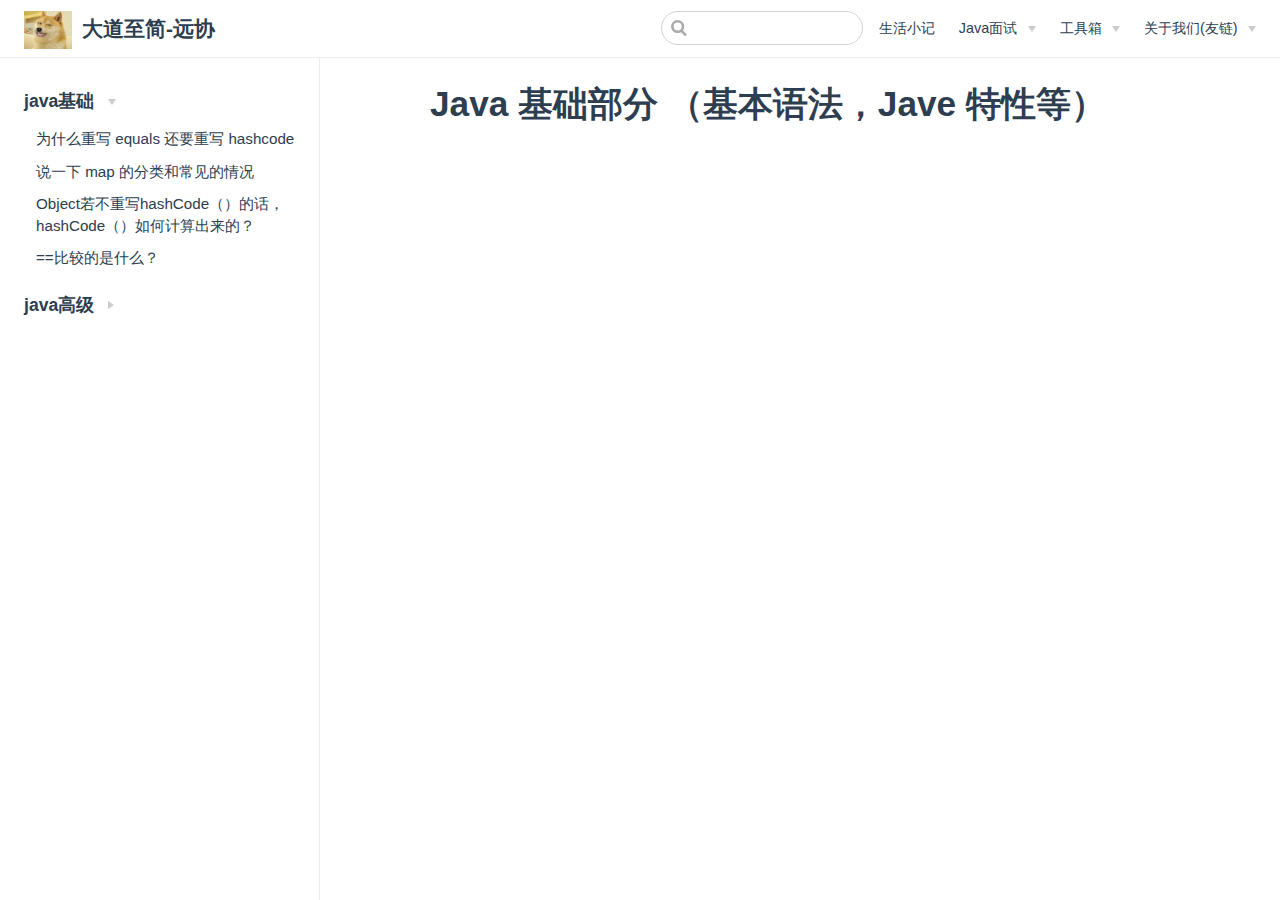
<file: interview/basis/index.html>
<!DOCTYPE html>
<html lang="en-US">
  <head>
    <meta charset="utf-8">
    <meta name="viewport" content="width=device-width,initial-scale=1">
    <title>Java 基础部分 （基本语法，Jave 特性等） | 大道至简-远协</title>
    <meta name="generator" content="VuePress 1.5.0">
    <link rel="icon" href="/img/logo.png">
    <link rel="stylesheet" href="/css/style.css">
    <meta name="description" content="我们的征途是星辰大海 , 我们的终点是橙海猖狂">
    <link rel="preload" href="/assets/css/0.styles.e7a37e08.css" as="style"><link rel="preload" href="/assets/js/app.33aebbd5.js" as="script"><link rel="preload" href="/assets/js/2.0ec8e832.js" as="script"><link rel="preload" href="/assets/js/10.7ad6cadd.js" as="script"><link rel="prefetch" href="/assets/js/11.a10a973a.js"><link rel="prefetch" href="/assets/js/12.dce22a39.js"><link rel="prefetch" href="/assets/js/13.c4e60d6a.js"><link rel="prefetch" href="/assets/js/14.2c20a639.js"><link rel="prefetch" href="/assets/js/15.20f5d647.js"><link rel="prefetch" href="/assets/js/16.7c0e454c.js"><link rel="prefetch" href="/assets/js/3.ede37149.js"><link rel="prefetch" href="/assets/js/4.66420100.js"><link rel="prefetch" href="/assets/js/5.0edb4fbe.js"><link rel="prefetch" href="/assets/js/6.66d0771d.js"><link rel="prefetch" href="/assets/js/7.ec723f9e.js"><link rel="prefetch" href="/assets/js/8.1a14435f.js"><link rel="prefetch" href="/assets/js/9.a8a47282.js">
    <link rel="stylesheet" href="/assets/css/0.styles.e7a37e08.css">
  </head>
  <body>
    <div id="app" data-server-rendered="true"><div class="theme-container"><header class="navbar"><div class="sidebar-button"><svg xmlns="http://www.w3.org/2000/svg" aria-hidden="true" role="img" viewBox="0 0 448 512" class="icon"><path fill="currentColor" d="M436 124H12c-6.627 0-12-5.373-12-12V80c0-6.627 5.373-12 12-12h424c6.627 0 12 5.373 12 12v32c0 6.627-5.373 12-12 12zm0 160H12c-6.627 0-12-5.373-12-12v-32c0-6.627 5.373-12 12-12h424c6.627 0 12 5.373 12 12v32c0 6.627-5.373 12-12 12zm0 160H12c-6.627 0-12-5.373-12-12v-32c0-6.627 5.373-12 12-12h424c6.627 0 12 5.373 12 12v32c0 6.627-5.373 12-12 12z"></path></svg></div> <a href="/" class="home-link router-link-active"><!----> <span class="site-name">大道至简-远协</span></a> <div class="links"><div class="search-box"><input aria-label="Search" autocomplete="off" spellcheck="false" value=""> <!----></div> <nav class="nav-links can-hide"><div class="nav-item"><a href="/mylife/" class="nav-link">
  生活小记
</a></div><div class="nav-item"><div class="dropdown-wrapper"><button type="button" aria-label="Java面试" class="dropdown-title"><span class="title">Java面试</span> <span class="arrow right"></span></button> <ul class="nav-dropdown" style="display:none;"><li class="dropdown-item"><!----> <a href="/interview/basis/" aria-current="page" class="nav-link router-link-exact-active router-link-active">
  Java基础
</a></li><li class="dropdown-item"><!----> <a href="/interview/advance/" class="nav-link">
  Java进阶
</a></li></ul></div></div><div class="nav-item"><div class="dropdown-wrapper"><button type="button" aria-label="工具箱" class="dropdown-title"><span class="title">工具箱</span> <span class="arrow right"></span></button> <ul class="nav-dropdown" style="display:none;"><li class="dropdown-item"><h4>
          在线编辑
        </h4> <ul class="dropdown-subitem-wrapper"><li class="dropdown-subitem"><a href="https://tinypng.com/" target="_blank" rel="noopener noreferrer" class="nav-link external">
  图片压缩
  <svg xmlns="http://www.w3.org/2000/svg" aria-hidden="true" x="0px" y="0px" viewBox="0 0 100 100" width="15" height="15" class="icon outbound"><path fill="currentColor" d="M18.8,85.1h56l0,0c2.2,0,4-1.8,4-4v-32h-8v28h-48v-48h28v-8h-32l0,0c-2.2,0-4,1.8-4,4v56C14.8,83.3,16.6,85.1,18.8,85.1z"></path> <polygon fill="currentColor" points="45.7,48.7 51.3,54.3 77.2,28.5 77.2,37.2 85.2,37.2 85.2,14.9 62.8,14.9 62.8,22.9 71.5,22.9"></polygon></svg></a></li></ul></li><li class="dropdown-item"><h4>
          在线服务
        </h4> <ul class="dropdown-subitem-wrapper"><li class="dropdown-subitem"><a href="https://www.aliyun.com/" target="_blank" rel="noopener noreferrer" class="nav-link external">
  阿里云
  <svg xmlns="http://www.w3.org/2000/svg" aria-hidden="true" x="0px" y="0px" viewBox="0 0 100 100" width="15" height="15" class="icon outbound"><path fill="currentColor" d="M18.8,85.1h56l0,0c2.2,0,4-1.8,4-4v-32h-8v28h-48v-48h28v-8h-32l0,0c-2.2,0-4,1.8-4,4v56C14.8,83.3,16.6,85.1,18.8,85.1z"></path> <polygon fill="currentColor" points="45.7,48.7 51.3,54.3 77.2,28.5 77.2,37.2 85.2,37.2 85.2,14.9 62.8,14.9 62.8,22.9 71.5,22.9"></polygon></svg></a></li><li class="dropdown-subitem"><a href="https://cloud.tencent.com/" target="_blank" rel="noopener noreferrer" class="nav-link external">
  腾讯云
  <svg xmlns="http://www.w3.org/2000/svg" aria-hidden="true" x="0px" y="0px" viewBox="0 0 100 100" width="15" height="15" class="icon outbound"><path fill="currentColor" d="M18.8,85.1h56l0,0c2.2,0,4-1.8,4-4v-32h-8v28h-48v-48h28v-8h-32l0,0c-2.2,0-4,1.8-4,4v56C14.8,83.3,16.6,85.1,18.8,85.1z"></path> <polygon fill="currentColor" points="45.7,48.7 51.3,54.3 77.2,28.5 77.2,37.2 85.2,37.2 85.2,14.9 62.8,14.9 62.8,22.9 71.5,22.9"></polygon></svg></a></li></ul></li><li class="dropdown-item"><h4>
          博客指南
        </h4> <ul class="dropdown-subitem-wrapper"><li class="dropdown-subitem"><a href="https://juejin.im/" target="_blank" rel="noopener noreferrer" class="nav-link external">
  掘金
  <svg xmlns="http://www.w3.org/2000/svg" aria-hidden="true" x="0px" y="0px" viewBox="0 0 100 100" width="15" height="15" class="icon outbound"><path fill="currentColor" d="M18.8,85.1h56l0,0c2.2,0,4-1.8,4-4v-32h-8v28h-48v-48h28v-8h-32l0,0c-2.2,0-4,1.8-4,4v56C14.8,83.3,16.6,85.1,18.8,85.1z"></path> <polygon fill="currentColor" points="45.7,48.7 51.3,54.3 77.2,28.5 77.2,37.2 85.2,37.2 85.2,14.9 62.8,14.9 62.8,22.9 71.5,22.9"></polygon></svg></a></li><li class="dropdown-subitem"><a href="https://blog.csdn.net/" target="_blank" rel="noopener noreferrer" class="nav-link external">
  CSDN
  <svg xmlns="http://www.w3.org/2000/svg" aria-hidden="true" x="0px" y="0px" viewBox="0 0 100 100" width="15" height="15" class="icon outbound"><path fill="currentColor" d="M18.8,85.1h56l0,0c2.2,0,4-1.8,4-4v-32h-8v28h-48v-48h28v-8h-32l0,0c-2.2,0-4,1.8-4,4v56C14.8,83.3,16.6,85.1,18.8,85.1z"></path> <polygon fill="currentColor" points="45.7,48.7 51.3,54.3 77.2,28.5 77.2,37.2 85.2,37.2 85.2,14.9 62.8,14.9 62.8,22.9 71.5,22.9"></polygon></svg></a></li></ul></li></ul></div></div><div class="nav-item"><div class="dropdown-wrapper"><button type="button" aria-label="关于我们(友链)" class="dropdown-title"><span class="title">关于我们(友链)</span> <span class="arrow right"></span></button> <ul class="nav-dropdown" style="display:none;"><li class="dropdown-item"><!----> <a href="/about/" class="nav-link">
  关于作者
</a></li><li class="dropdown-item"><!----> <a href="https://atcumt.com/" target="_blank" rel="noopener noreferrer" class="nav-link external">
  翔工作室
  <svg xmlns="http://www.w3.org/2000/svg" aria-hidden="true" x="0px" y="0px" viewBox="0 0 100 100" width="15" height="15" class="icon outbound"><path fill="currentColor" d="M18.8,85.1h56l0,0c2.2,0,4-1.8,4-4v-32h-8v28h-48v-48h28v-8h-32l0,0c-2.2,0-4,1.8-4,4v56C14.8,83.3,16.6,85.1,18.8,85.1z"></path> <polygon fill="currentColor" points="45.7,48.7 51.3,54.3 77.2,28.5 77.2,37.2 85.2,37.2 85.2,14.9 62.8,14.9 62.8,22.9 71.5,22.9"></polygon></svg></a></li><li class="dropdown-item"><!----> <a href="https://caiyuedamowang.github.io/" target="_blank" rel="noopener noreferrer" class="nav-link external">
  Breez
  <svg xmlns="http://www.w3.org/2000/svg" aria-hidden="true" x="0px" y="0px" viewBox="0 0 100 100" width="15" height="15" class="icon outbound"><path fill="currentColor" d="M18.8,85.1h56l0,0c2.2,0,4-1.8,4-4v-32h-8v28h-48v-48h28v-8h-32l0,0c-2.2,0-4,1.8-4,4v56C14.8,83.3,16.6,85.1,18.8,85.1z"></path> <polygon fill="currentColor" points="45.7,48.7 51.3,54.3 77.2,28.5 77.2,37.2 85.2,37.2 85.2,14.9 62.8,14.9 62.8,22.9 71.5,22.9"></polygon></svg></a></li></ul></div></div> <!----></nav></div></header> <div class="sidebar-mask"></div> <aside class="sidebar"><nav class="nav-links"><div class="nav-item"><a href="/mylife/" class="nav-link">
  生活小记
</a></div><div class="nav-item"><div class="dropdown-wrapper"><button type="button" aria-label="Java面试" class="dropdown-title"><span class="title">Java面试</span> <span class="arrow right"></span></button> <ul class="nav-dropdown" style="display:none;"><li class="dropdown-item"><!----> <a href="/interview/basis/" aria-current="page" class="nav-link router-link-exact-active router-link-active">
  Java基础
</a></li><li class="dropdown-item"><!----> <a href="/interview/advance/" class="nav-link">
  Java进阶
</a></li></ul></div></div><div class="nav-item"><div class="dropdown-wrapper"><button type="button" aria-label="工具箱" class="dropdown-title"><span class="title">工具箱</span> <span class="arrow right"></span></button> <ul class="nav-dropdown" style="display:none;"><li class="dropdown-item"><h4>
          在线编辑
        </h4> <ul class="dropdown-subitem-wrapper"><li class="dropdown-subitem"><a href="https://tinypng.com/" target="_blank" rel="noopener noreferrer" class="nav-link external">
  图片压缩
  <svg xmlns="http://www.w3.org/2000/svg" aria-hidden="true" x="0px" y="0px" viewBox="0 0 100 100" width="15" height="15" class="icon outbound"><path fill="currentColor" d="M18.8,85.1h56l0,0c2.2,0,4-1.8,4-4v-32h-8v28h-48v-48h28v-8h-32l0,0c-2.2,0-4,1.8-4,4v56C14.8,83.3,16.6,85.1,18.8,85.1z"></path> <polygon fill="currentColor" points="45.7,48.7 51.3,54.3 77.2,28.5 77.2,37.2 85.2,37.2 85.2,14.9 62.8,14.9 62.8,22.9 71.5,22.9"></polygon></svg></a></li></ul></li><li class="dropdown-item"><h4>
          在线服务
        </h4> <ul class="dropdown-subitem-wrapper"><li class="dropdown-subitem"><a href="https://www.aliyun.com/" target="_blank" rel="noopener noreferrer" class="nav-link external">
  阿里云
  <svg xmlns="http://www.w3.org/2000/svg" aria-hidden="true" x="0px" y="0px" viewBox="0 0 100 100" width="15" height="15" class="icon outbound"><path fill="currentColor" d="M18.8,85.1h56l0,0c2.2,0,4-1.8,4-4v-32h-8v28h-48v-48h28v-8h-32l0,0c-2.2,0-4,1.8-4,4v56C14.8,83.3,16.6,85.1,18.8,85.1z"></path> <polygon fill="currentColor" points="45.7,48.7 51.3,54.3 77.2,28.5 77.2,37.2 85.2,37.2 85.2,14.9 62.8,14.9 62.8,22.9 71.5,22.9"></polygon></svg></a></li><li class="dropdown-subitem"><a href="https://cloud.tencent.com/" target="_blank" rel="noopener noreferrer" class="nav-link external">
  腾讯云
  <svg xmlns="http://www.w3.org/2000/svg" aria-hidden="true" x="0px" y="0px" viewBox="0 0 100 100" width="15" height="15" class="icon outbound"><path fill="currentColor" d="M18.8,85.1h56l0,0c2.2,0,4-1.8,4-4v-32h-8v28h-48v-48h28v-8h-32l0,0c-2.2,0-4,1.8-4,4v56C14.8,83.3,16.6,85.1,18.8,85.1z"></path> <polygon fill="currentColor" points="45.7,48.7 51.3,54.3 77.2,28.5 77.2,37.2 85.2,37.2 85.2,14.9 62.8,14.9 62.8,22.9 71.5,22.9"></polygon></svg></a></li></ul></li><li class="dropdown-item"><h4>
          博客指南
        </h4> <ul class="dropdown-subitem-wrapper"><li class="dropdown-subitem"><a href="https://juejin.im/" target="_blank" rel="noopener noreferrer" class="nav-link external">
  掘金
  <svg xmlns="http://www.w3.org/2000/svg" aria-hidden="true" x="0px" y="0px" viewBox="0 0 100 100" width="15" height="15" class="icon outbound"><path fill="currentColor" d="M18.8,85.1h56l0,0c2.2,0,4-1.8,4-4v-32h-8v28h-48v-48h28v-8h-32l0,0c-2.2,0-4,1.8-4,4v56C14.8,83.3,16.6,85.1,18.8,85.1z"></path> <polygon fill="currentColor" points="45.7,48.7 51.3,54.3 77.2,28.5 77.2,37.2 85.2,37.2 85.2,14.9 62.8,14.9 62.8,22.9 71.5,22.9"></polygon></svg></a></li><li class="dropdown-subitem"><a href="https://blog.csdn.net/" target="_blank" rel="noopener noreferrer" class="nav-link external">
  CSDN
  <svg xmlns="http://www.w3.org/2000/svg" aria-hidden="true" x="0px" y="0px" viewBox="0 0 100 100" width="15" height="15" class="icon outbound"><path fill="currentColor" d="M18.8,85.1h56l0,0c2.2,0,4-1.8,4-4v-32h-8v28h-48v-48h28v-8h-32l0,0c-2.2,0-4,1.8-4,4v56C14.8,83.3,16.6,85.1,18.8,85.1z"></path> <polygon fill="currentColor" points="45.7,48.7 51.3,54.3 77.2,28.5 77.2,37.2 85.2,37.2 85.2,14.9 62.8,14.9 62.8,22.9 71.5,22.9"></polygon></svg></a></li></ul></li></ul></div></div><div class="nav-item"><div class="dropdown-wrapper"><button type="button" aria-label="关于我们(友链)" class="dropdown-title"><span class="title">关于我们(友链)</span> <span class="arrow right"></span></button> <ul class="nav-dropdown" style="display:none;"><li class="dropdown-item"><!----> <a href="/about/" class="nav-link">
  关于作者
</a></li><li class="dropdown-item"><!----> <a href="https://atcumt.com/" target="_blank" rel="noopener noreferrer" class="nav-link external">
  翔工作室
  <svg xmlns="http://www.w3.org/2000/svg" aria-hidden="true" x="0px" y="0px" viewBox="0 0 100 100" width="15" height="15" class="icon outbound"><path fill="currentColor" d="M18.8,85.1h56l0,0c2.2,0,4-1.8,4-4v-32h-8v28h-48v-48h28v-8h-32l0,0c-2.2,0-4,1.8-4,4v56C14.8,83.3,16.6,85.1,18.8,85.1z"></path> <polygon fill="currentColor" points="45.7,48.7 51.3,54.3 77.2,28.5 77.2,37.2 85.2,37.2 85.2,14.9 62.8,14.9 62.8,22.9 71.5,22.9"></polygon></svg></a></li><li class="dropdown-item"><!----> <a href="https://caiyuedamowang.github.io/" target="_blank" rel="noopener noreferrer" class="nav-link external">
  Breez
  <svg xmlns="http://www.w3.org/2000/svg" aria-hidden="true" x="0px" y="0px" viewBox="0 0 100 100" width="15" height="15" class="icon outbound"><path fill="currentColor" d="M18.8,85.1h56l0,0c2.2,0,4-1.8,4-4v-32h-8v28h-48v-48h28v-8h-32l0,0c-2.2,0-4,1.8-4,4v56C14.8,83.3,16.6,85.1,18.8,85.1z"></path> <polygon fill="currentColor" points="45.7,48.7 51.3,54.3 77.2,28.5 77.2,37.2 85.2,37.2 85.2,14.9 62.8,14.9 62.8,22.9 71.5,22.9"></polygon></svg></a></li></ul></div></div> <!----></nav>  <ul class="sidebar-links"><li><section class="sidebar-group collapsable depth-0"><p class="sidebar-heading open"><span>java基础</span> <span class="arrow down"></span></p> <ul class="sidebar-links sidebar-group-items"><li><a href="/interview/basis/notes/1.html" class="sidebar-link">为什么重写 equals 还要重写 hashcode</a></li><li><a href="/interview/basis/notes/2.html" class="sidebar-link">说一下 map 的分类和常见的情况</a></li><li><a href="/interview/basis/notes/3.html" class="sidebar-link">Object若不重写hashCode（）的话，hashCode（）如何计算出来的？</a></li><li><a href="/interview/basis/notes/4.html" class="sidebar-link">==比较的是什么？</a></li></ul></section></li><li><section class="sidebar-group collapsable depth-0"><p class="sidebar-heading"><span>java高级</span> <span class="arrow right"></span></p> <!----></section></li></ul> </aside> <main class="page"> <div class="theme-default-content content__default"><h1 id="java-基础部分-（基本语法，jave-特性等）"><a href="#java-基础部分-（基本语法，jave-特性等）" class="header-anchor">#</a> Java 基础部分 （基本语法，Jave 特性等）</h1></div> <footer class="page-edit"><!----> <!----></footer> <!----> </main></div><div class="global-ui"></div></div>
    <script src="/assets/js/app.33aebbd5.js" defer></script><script src="/assets/js/2.0ec8e832.js" defer></script><script src="/assets/js/10.7ad6cadd.js" defer></script>
  </body>
</html>
</file>
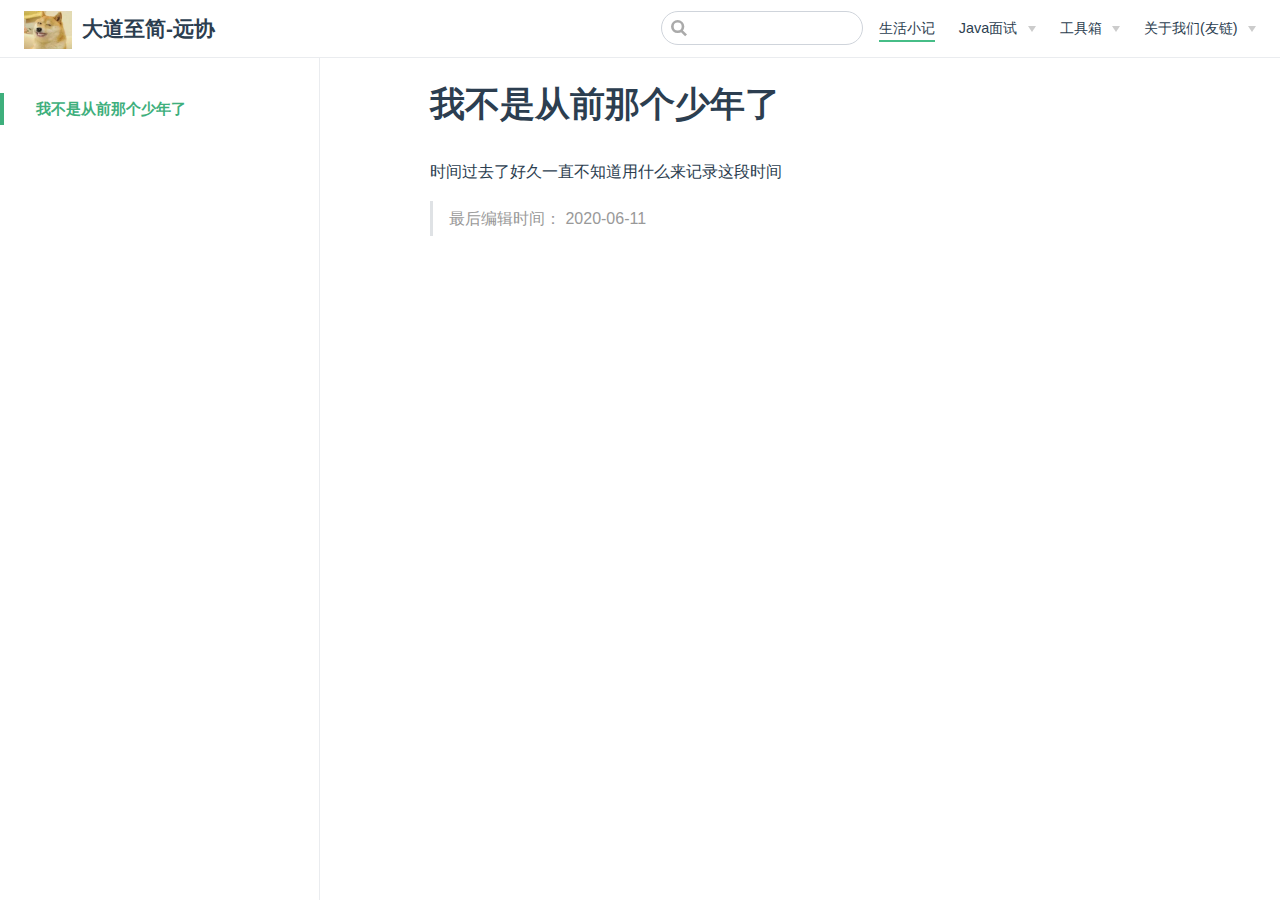
<file: mylife/notes/one.html>
<!DOCTYPE html>
<html lang="en-US">
  <head>
    <meta charset="utf-8">
    <meta name="viewport" content="width=device-width,initial-scale=1">
    <title>我不是从前那个少年了 | 大道至简-远协</title>
    <meta name="generator" content="VuePress 1.5.0">
    <link rel="icon" href="/img/logo.png">
    <link rel="stylesheet" href="/css/style.css">
    <meta name="description" content="我们的征途是星辰大海 , 我们的终点是橙海猖狂">
    <link rel="preload" href="/assets/css/0.styles.e7a37e08.css" as="style"><link rel="preload" href="/assets/js/app.33aebbd5.js" as="script"><link rel="preload" href="/assets/js/2.0ec8e832.js" as="script"><link rel="preload" href="/assets/js/16.7c0e454c.js" as="script"><link rel="prefetch" href="/assets/js/10.7ad6cadd.js"><link rel="prefetch" href="/assets/js/11.a10a973a.js"><link rel="prefetch" href="/assets/js/12.dce22a39.js"><link rel="prefetch" href="/assets/js/13.c4e60d6a.js"><link rel="prefetch" href="/assets/js/14.2c20a639.js"><link rel="prefetch" href="/assets/js/15.20f5d647.js"><link rel="prefetch" href="/assets/js/3.ede37149.js"><link rel="prefetch" href="/assets/js/4.66420100.js"><link rel="prefetch" href="/assets/js/5.0edb4fbe.js"><link rel="prefetch" href="/assets/js/6.66d0771d.js"><link rel="prefetch" href="/assets/js/7.ec723f9e.js"><link rel="prefetch" href="/assets/js/8.1a14435f.js"><link rel="prefetch" href="/assets/js/9.a8a47282.js">
    <link rel="stylesheet" href="/assets/css/0.styles.e7a37e08.css">
  </head>
  <body>
    <div id="app" data-server-rendered="true"><div class="theme-container"><header class="navbar"><div class="sidebar-button"><svg xmlns="http://www.w3.org/2000/svg" aria-hidden="true" role="img" viewBox="0 0 448 512" class="icon"><path fill="currentColor" d="M436 124H12c-6.627 0-12-5.373-12-12V80c0-6.627 5.373-12 12-12h424c6.627 0 12 5.373 12 12v32c0 6.627-5.373 12-12 12zm0 160H12c-6.627 0-12-5.373-12-12v-32c0-6.627 5.373-12 12-12h424c6.627 0 12 5.373 12 12v32c0 6.627-5.373 12-12 12zm0 160H12c-6.627 0-12-5.373-12-12v-32c0-6.627 5.373-12 12-12h424c6.627 0 12 5.373 12 12v32c0 6.627-5.373 12-12 12z"></path></svg></div> <a href="/" class="home-link router-link-active"><!----> <span class="site-name">大道至简-远协</span></a> <div class="links"><div class="search-box"><input aria-label="Search" autocomplete="off" spellcheck="false" value=""> <!----></div> <nav class="nav-links can-hide"><div class="nav-item"><a href="/mylife/" class="nav-link router-link-active">
  生活小记
</a></div><div class="nav-item"><div class="dropdown-wrapper"><button type="button" aria-label="Java面试" class="dropdown-title"><span class="title">Java面试</span> <span class="arrow right"></span></button> <ul class="nav-dropdown" style="display:none;"><li class="dropdown-item"><!----> <a href="/interview/basis/" class="nav-link">
  Java基础
</a></li><li class="dropdown-item"><!----> <a href="/interview/advance/" class="nav-link">
  Java进阶
</a></li></ul></div></div><div class="nav-item"><div class="dropdown-wrapper"><button type="button" aria-label="工具箱" class="dropdown-title"><span class="title">工具箱</span> <span class="arrow right"></span></button> <ul class="nav-dropdown" style="display:none;"><li class="dropdown-item"><h4>
          在线编辑
        </h4> <ul class="dropdown-subitem-wrapper"><li class="dropdown-subitem"><a href="https://tinypng.com/" target="_blank" rel="noopener noreferrer" class="nav-link external">
  图片压缩
  <svg xmlns="http://www.w3.org/2000/svg" aria-hidden="true" x="0px" y="0px" viewBox="0 0 100 100" width="15" height="15" class="icon outbound"><path fill="currentColor" d="M18.8,85.1h56l0,0c2.2,0,4-1.8,4-4v-32h-8v28h-48v-48h28v-8h-32l0,0c-2.2,0-4,1.8-4,4v56C14.8,83.3,16.6,85.1,18.8,85.1z"></path> <polygon fill="currentColor" points="45.7,48.7 51.3,54.3 77.2,28.5 77.2,37.2 85.2,37.2 85.2,14.9 62.8,14.9 62.8,22.9 71.5,22.9"></polygon></svg></a></li></ul></li><li class="dropdown-item"><h4>
          在线服务
        </h4> <ul class="dropdown-subitem-wrapper"><li class="dropdown-subitem"><a href="https://www.aliyun.com/" target="_blank" rel="noopener noreferrer" class="nav-link external">
  阿里云
  <svg xmlns="http://www.w3.org/2000/svg" aria-hidden="true" x="0px" y="0px" viewBox="0 0 100 100" width="15" height="15" class="icon outbound"><path fill="currentColor" d="M18.8,85.1h56l0,0c2.2,0,4-1.8,4-4v-32h-8v28h-48v-48h28v-8h-32l0,0c-2.2,0-4,1.8-4,4v56C14.8,83.3,16.6,85.1,18.8,85.1z"></path> <polygon fill="currentColor" points="45.7,48.7 51.3,54.3 77.2,28.5 77.2,37.2 85.2,37.2 85.2,14.9 62.8,14.9 62.8,22.9 71.5,22.9"></polygon></svg></a></li><li class="dropdown-subitem"><a href="https://cloud.tencent.com/" target="_blank" rel="noopener noreferrer" class="nav-link external">
  腾讯云
  <svg xmlns="http://www.w3.org/2000/svg" aria-hidden="true" x="0px" y="0px" viewBox="0 0 100 100" width="15" height="15" class="icon outbound"><path fill="currentColor" d="M18.8,85.1h56l0,0c2.2,0,4-1.8,4-4v-32h-8v28h-48v-48h28v-8h-32l0,0c-2.2,0-4,1.8-4,4v56C14.8,83.3,16.6,85.1,18.8,85.1z"></path> <polygon fill="currentColor" points="45.7,48.7 51.3,54.3 77.2,28.5 77.2,37.2 85.2,37.2 85.2,14.9 62.8,14.9 62.8,22.9 71.5,22.9"></polygon></svg></a></li></ul></li><li class="dropdown-item"><h4>
          博客指南
        </h4> <ul class="dropdown-subitem-wrapper"><li class="dropdown-subitem"><a href="https://juejin.im/" target="_blank" rel="noopener noreferrer" class="nav-link external">
  掘金
  <svg xmlns="http://www.w3.org/2000/svg" aria-hidden="true" x="0px" y="0px" viewBox="0 0 100 100" width="15" height="15" class="icon outbound"><path fill="currentColor" d="M18.8,85.1h56l0,0c2.2,0,4-1.8,4-4v-32h-8v28h-48v-48h28v-8h-32l0,0c-2.2,0-4,1.8-4,4v56C14.8,83.3,16.6,85.1,18.8,85.1z"></path> <polygon fill="currentColor" points="45.7,48.7 51.3,54.3 77.2,28.5 77.2,37.2 85.2,37.2 85.2,14.9 62.8,14.9 62.8,22.9 71.5,22.9"></polygon></svg></a></li><li class="dropdown-subitem"><a href="https://blog.csdn.net/" target="_blank" rel="noopener noreferrer" class="nav-link external">
  CSDN
  <svg xmlns="http://www.w3.org/2000/svg" aria-hidden="true" x="0px" y="0px" viewBox="0 0 100 100" width="15" height="15" class="icon outbound"><path fill="currentColor" d="M18.8,85.1h56l0,0c2.2,0,4-1.8,4-4v-32h-8v28h-48v-48h28v-8h-32l0,0c-2.2,0-4,1.8-4,4v56C14.8,83.3,16.6,85.1,18.8,85.1z"></path> <polygon fill="currentColor" points="45.7,48.7 51.3,54.3 77.2,28.5 77.2,37.2 85.2,37.2 85.2,14.9 62.8,14.9 62.8,22.9 71.5,22.9"></polygon></svg></a></li></ul></li></ul></div></div><div class="nav-item"><div class="dropdown-wrapper"><button type="button" aria-label="关于我们(友链)" class="dropdown-title"><span class="title">关于我们(友链)</span> <span class="arrow right"></span></button> <ul class="nav-dropdown" style="display:none;"><li class="dropdown-item"><!----> <a href="/about/" class="nav-link">
  关于作者
</a></li><li class="dropdown-item"><!----> <a href="https://atcumt.com/" target="_blank" rel="noopener noreferrer" class="nav-link external">
  翔工作室
  <svg xmlns="http://www.w3.org/2000/svg" aria-hidden="true" x="0px" y="0px" viewBox="0 0 100 100" width="15" height="15" class="icon outbound"><path fill="currentColor" d="M18.8,85.1h56l0,0c2.2,0,4-1.8,4-4v-32h-8v28h-48v-48h28v-8h-32l0,0c-2.2,0-4,1.8-4,4v56C14.8,83.3,16.6,85.1,18.8,85.1z"></path> <polygon fill="currentColor" points="45.7,48.7 51.3,54.3 77.2,28.5 77.2,37.2 85.2,37.2 85.2,14.9 62.8,14.9 62.8,22.9 71.5,22.9"></polygon></svg></a></li><li class="dropdown-item"><!----> <a href="https://caiyuedamowang.github.io/" target="_blank" rel="noopener noreferrer" class="nav-link external">
  Breez
  <svg xmlns="http://www.w3.org/2000/svg" aria-hidden="true" x="0px" y="0px" viewBox="0 0 100 100" width="15" height="15" class="icon outbound"><path fill="currentColor" d="M18.8,85.1h56l0,0c2.2,0,4-1.8,4-4v-32h-8v28h-48v-48h28v-8h-32l0,0c-2.2,0-4,1.8-4,4v56C14.8,83.3,16.6,85.1,18.8,85.1z"></path> <polygon fill="currentColor" points="45.7,48.7 51.3,54.3 77.2,28.5 77.2,37.2 85.2,37.2 85.2,14.9 62.8,14.9 62.8,22.9 71.5,22.9"></polygon></svg></a></li></ul></div></div> <!----></nav></div></header> <div class="sidebar-mask"></div> <aside class="sidebar"><nav class="nav-links"><div class="nav-item"><a href="/mylife/" class="nav-link router-link-active">
  生活小记
</a></div><div class="nav-item"><div class="dropdown-wrapper"><button type="button" aria-label="Java面试" class="dropdown-title"><span class="title">Java面试</span> <span class="arrow right"></span></button> <ul class="nav-dropdown" style="display:none;"><li class="dropdown-item"><!----> <a href="/interview/basis/" class="nav-link">
  Java基础
</a></li><li class="dropdown-item"><!----> <a href="/interview/advance/" class="nav-link">
  Java进阶
</a></li></ul></div></div><div class="nav-item"><div class="dropdown-wrapper"><button type="button" aria-label="工具箱" class="dropdown-title"><span class="title">工具箱</span> <span class="arrow right"></span></button> <ul class="nav-dropdown" style="display:none;"><li class="dropdown-item"><h4>
          在线编辑
        </h4> <ul class="dropdown-subitem-wrapper"><li class="dropdown-subitem"><a href="https://tinypng.com/" target="_blank" rel="noopener noreferrer" class="nav-link external">
  图片压缩
  <svg xmlns="http://www.w3.org/2000/svg" aria-hidden="true" x="0px" y="0px" viewBox="0 0 100 100" width="15" height="15" class="icon outbound"><path fill="currentColor" d="M18.8,85.1h56l0,0c2.2,0,4-1.8,4-4v-32h-8v28h-48v-48h28v-8h-32l0,0c-2.2,0-4,1.8-4,4v56C14.8,83.3,16.6,85.1,18.8,85.1z"></path> <polygon fill="currentColor" points="45.7,48.7 51.3,54.3 77.2,28.5 77.2,37.2 85.2,37.2 85.2,14.9 62.8,14.9 62.8,22.9 71.5,22.9"></polygon></svg></a></li></ul></li><li class="dropdown-item"><h4>
          在线服务
        </h4> <ul class="dropdown-subitem-wrapper"><li class="dropdown-subitem"><a href="https://www.aliyun.com/" target="_blank" rel="noopener noreferrer" class="nav-link external">
  阿里云
  <svg xmlns="http://www.w3.org/2000/svg" aria-hidden="true" x="0px" y="0px" viewBox="0 0 100 100" width="15" height="15" class="icon outbound"><path fill="currentColor" d="M18.8,85.1h56l0,0c2.2,0,4-1.8,4-4v-32h-8v28h-48v-48h28v-8h-32l0,0c-2.2,0-4,1.8-4,4v56C14.8,83.3,16.6,85.1,18.8,85.1z"></path> <polygon fill="currentColor" points="45.7,48.7 51.3,54.3 77.2,28.5 77.2,37.2 85.2,37.2 85.2,14.9 62.8,14.9 62.8,22.9 71.5,22.9"></polygon></svg></a></li><li class="dropdown-subitem"><a href="https://cloud.tencent.com/" target="_blank" rel="noopener noreferrer" class="nav-link external">
  腾讯云
  <svg xmlns="http://www.w3.org/2000/svg" aria-hidden="true" x="0px" y="0px" viewBox="0 0 100 100" width="15" height="15" class="icon outbound"><path fill="currentColor" d="M18.8,85.1h56l0,0c2.2,0,4-1.8,4-4v-32h-8v28h-48v-48h28v-8h-32l0,0c-2.2,0-4,1.8-4,4v56C14.8,83.3,16.6,85.1,18.8,85.1z"></path> <polygon fill="currentColor" points="45.7,48.7 51.3,54.3 77.2,28.5 77.2,37.2 85.2,37.2 85.2,14.9 62.8,14.9 62.8,22.9 71.5,22.9"></polygon></svg></a></li></ul></li><li class="dropdown-item"><h4>
          博客指南
        </h4> <ul class="dropdown-subitem-wrapper"><li class="dropdown-subitem"><a href="https://juejin.im/" target="_blank" rel="noopener noreferrer" class="nav-link external">
  掘金
  <svg xmlns="http://www.w3.org/2000/svg" aria-hidden="true" x="0px" y="0px" viewBox="0 0 100 100" width="15" height="15" class="icon outbound"><path fill="currentColor" d="M18.8,85.1h56l0,0c2.2,0,4-1.8,4-4v-32h-8v28h-48v-48h28v-8h-32l0,0c-2.2,0-4,1.8-4,4v56C14.8,83.3,16.6,85.1,18.8,85.1z"></path> <polygon fill="currentColor" points="45.7,48.7 51.3,54.3 77.2,28.5 77.2,37.2 85.2,37.2 85.2,14.9 62.8,14.9 62.8,22.9 71.5,22.9"></polygon></svg></a></li><li class="dropdown-subitem"><a href="https://blog.csdn.net/" target="_blank" rel="noopener noreferrer" class="nav-link external">
  CSDN
  <svg xmlns="http://www.w3.org/2000/svg" aria-hidden="true" x="0px" y="0px" viewBox="0 0 100 100" width="15" height="15" class="icon outbound"><path fill="currentColor" d="M18.8,85.1h56l0,0c2.2,0,4-1.8,4-4v-32h-8v28h-48v-48h28v-8h-32l0,0c-2.2,0-4,1.8-4,4v56C14.8,83.3,16.6,85.1,18.8,85.1z"></path> <polygon fill="currentColor" points="45.7,48.7 51.3,54.3 77.2,28.5 77.2,37.2 85.2,37.2 85.2,14.9 62.8,14.9 62.8,22.9 71.5,22.9"></polygon></svg></a></li></ul></li></ul></div></div><div class="nav-item"><div class="dropdown-wrapper"><button type="button" aria-label="关于我们(友链)" class="dropdown-title"><span class="title">关于我们(友链)</span> <span class="arrow right"></span></button> <ul class="nav-dropdown" style="display:none;"><li class="dropdown-item"><!----> <a href="/about/" class="nav-link">
  关于作者
</a></li><li class="dropdown-item"><!----> <a href="https://atcumt.com/" target="_blank" rel="noopener noreferrer" class="nav-link external">
  翔工作室
  <svg xmlns="http://www.w3.org/2000/svg" aria-hidden="true" x="0px" y="0px" viewBox="0 0 100 100" width="15" height="15" class="icon outbound"><path fill="currentColor" d="M18.8,85.1h56l0,0c2.2,0,4-1.8,4-4v-32h-8v28h-48v-48h28v-8h-32l0,0c-2.2,0-4,1.8-4,4v56C14.8,83.3,16.6,85.1,18.8,85.1z"></path> <polygon fill="currentColor" points="45.7,48.7 51.3,54.3 77.2,28.5 77.2,37.2 85.2,37.2 85.2,14.9 62.8,14.9 62.8,22.9 71.5,22.9"></polygon></svg></a></li><li class="dropdown-item"><!----> <a href="https://caiyuedamowang.github.io/" target="_blank" rel="noopener noreferrer" class="nav-link external">
  Breez
  <svg xmlns="http://www.w3.org/2000/svg" aria-hidden="true" x="0px" y="0px" viewBox="0 0 100 100" width="15" height="15" class="icon outbound"><path fill="currentColor" d="M18.8,85.1h56l0,0c2.2,0,4-1.8,4-4v-32h-8v28h-48v-48h28v-8h-32l0,0c-2.2,0-4,1.8-4,4v56C14.8,83.3,16.6,85.1,18.8,85.1z"></path> <polygon fill="currentColor" points="45.7,48.7 51.3,54.3 77.2,28.5 77.2,37.2 85.2,37.2 85.2,14.9 62.8,14.9 62.8,22.9 71.5,22.9"></polygon></svg></a></li></ul></div></div> <!----></nav>  <ul class="sidebar-links"><li><section class="sidebar-group depth-0"><p class="sidebar-heading open"><span></span> <!----></p> <ul class="sidebar-links sidebar-group-items"><li><a href="/mylife/notes/one.html" aria-current="page" class="active sidebar-link">我不是从前那个少年了</a></li></ul></section></li></ul> </aside> <main class="page"> <div class="theme-default-content content__default"><h1 id="我不是从前那个少年了"><a href="#我不是从前那个少年了" class="header-anchor">#</a> 我不是从前那个少年了</h1> <p>时间过去了好久一直不知道用什么来记录这段时间</p> <blockquote><p>最后编辑时间： 2020-06-11</p></blockquote></div> <footer class="page-edit"><!----> <!----></footer> <!----> </main></div><div class="global-ui"></div></div>
    <script src="/assets/js/app.33aebbd5.js" defer></script><script src="/assets/js/2.0ec8e832.js" defer></script><script src="/assets/js/16.7c0e454c.js" defer></script>
  </body>
</html>
</file>
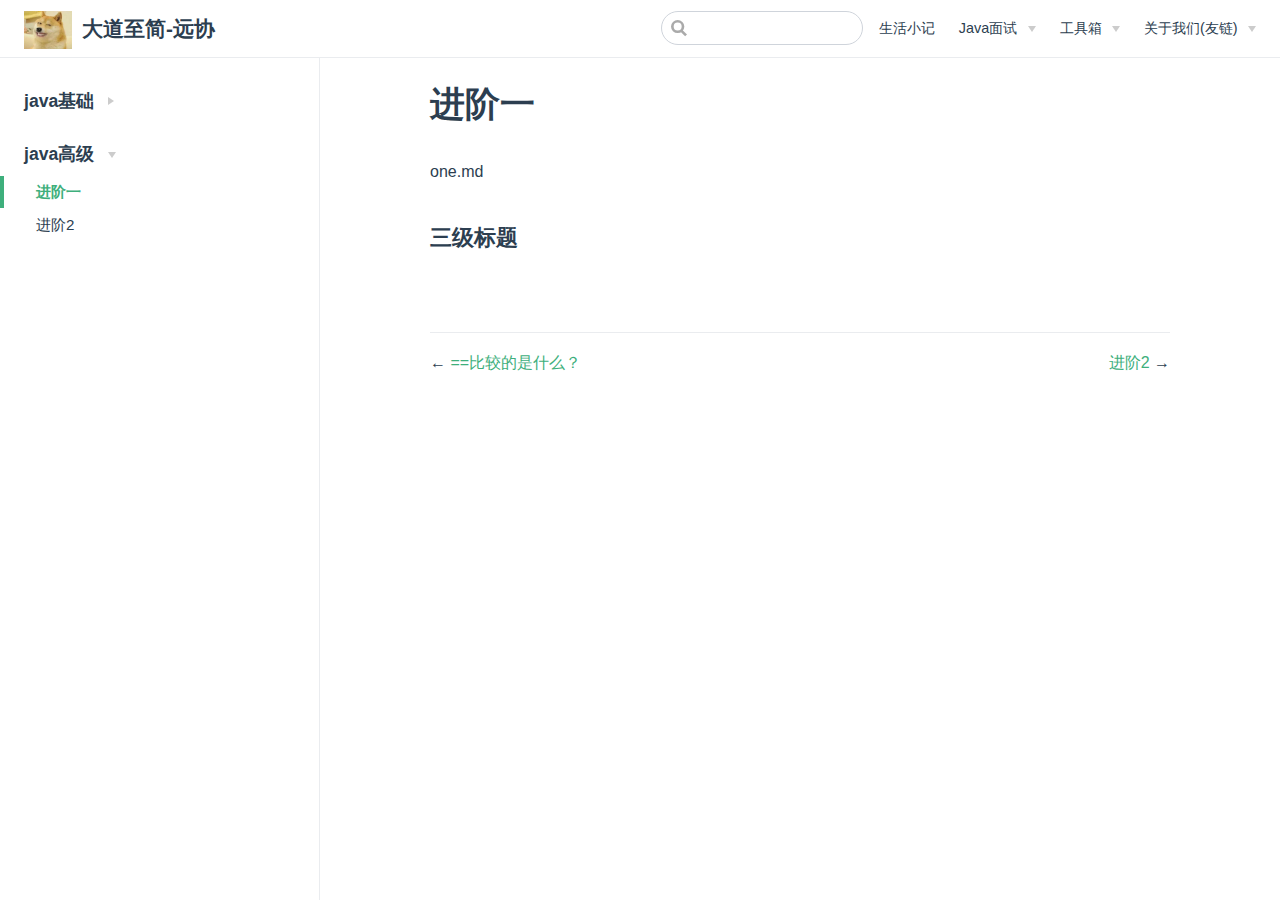
<file: interview/advance/notes/1.html>
<!DOCTYPE html>
<html lang="en-US">
  <head>
    <meta charset="utf-8">
    <meta name="viewport" content="width=device-width,initial-scale=1">
    <title>进阶一 | 大道至简-远协</title>
    <meta name="generator" content="VuePress 1.5.0">
    <link rel="icon" href="/img/logo.png">
    <link rel="stylesheet" href="/css/style.css">
    <meta name="description" content="我们的征途是星辰大海 , 我们的终点是橙海猖狂">
    <link rel="preload" href="/assets/css/0.styles.e7a37e08.css" as="style"><link rel="preload" href="/assets/js/app.33aebbd5.js" as="script"><link rel="preload" href="/assets/js/2.0ec8e832.js" as="script"><link rel="preload" href="/assets/js/8.1a14435f.js" as="script"><link rel="prefetch" href="/assets/js/10.7ad6cadd.js"><link rel="prefetch" href="/assets/js/11.a10a973a.js"><link rel="prefetch" href="/assets/js/12.dce22a39.js"><link rel="prefetch" href="/assets/js/13.c4e60d6a.js"><link rel="prefetch" href="/assets/js/14.2c20a639.js"><link rel="prefetch" href="/assets/js/15.20f5d647.js"><link rel="prefetch" href="/assets/js/16.7c0e454c.js"><link rel="prefetch" href="/assets/js/3.ede37149.js"><link rel="prefetch" href="/assets/js/4.66420100.js"><link rel="prefetch" href="/assets/js/5.0edb4fbe.js"><link rel="prefetch" href="/assets/js/6.66d0771d.js"><link rel="prefetch" href="/assets/js/7.ec723f9e.js"><link rel="prefetch" href="/assets/js/9.a8a47282.js">
    <link rel="stylesheet" href="/assets/css/0.styles.e7a37e08.css">
  </head>
  <body>
    <div id="app" data-server-rendered="true"><div class="theme-container"><header class="navbar"><div class="sidebar-button"><svg xmlns="http://www.w3.org/2000/svg" aria-hidden="true" role="img" viewBox="0 0 448 512" class="icon"><path fill="currentColor" d="M436 124H12c-6.627 0-12-5.373-12-12V80c0-6.627 5.373-12 12-12h424c6.627 0 12 5.373 12 12v32c0 6.627-5.373 12-12 12zm0 160H12c-6.627 0-12-5.373-12-12v-32c0-6.627 5.373-12 12-12h424c6.627 0 12 5.373 12 12v32c0 6.627-5.373 12-12 12zm0 160H12c-6.627 0-12-5.373-12-12v-32c0-6.627 5.373-12 12-12h424c6.627 0 12 5.373 12 12v32c0 6.627-5.373 12-12 12z"></path></svg></div> <a href="/" class="home-link router-link-active"><!----> <span class="site-name">大道至简-远协</span></a> <div class="links"><div class="search-box"><input aria-label="Search" autocomplete="off" spellcheck="false" value=""> <!----></div> <nav class="nav-links can-hide"><div class="nav-item"><a href="/mylife/" class="nav-link">
  生活小记
</a></div><div class="nav-item"><div class="dropdown-wrapper"><button type="button" aria-label="Java面试" class="dropdown-title"><span class="title">Java面试</span> <span class="arrow right"></span></button> <ul class="nav-dropdown" style="display:none;"><li class="dropdown-item"><!----> <a href="/interview/basis/" class="nav-link">
  Java基础
</a></li><li class="dropdown-item"><!----> <a href="/interview/advance/" class="nav-link router-link-active">
  Java进阶
</a></li></ul></div></div><div class="nav-item"><div class="dropdown-wrapper"><button type="button" aria-label="工具箱" class="dropdown-title"><span class="title">工具箱</span> <span class="arrow right"></span></button> <ul class="nav-dropdown" style="display:none;"><li class="dropdown-item"><h4>
          在线编辑
        </h4> <ul class="dropdown-subitem-wrapper"><li class="dropdown-subitem"><a href="https://tinypng.com/" target="_blank" rel="noopener noreferrer" class="nav-link external">
  图片压缩
  <svg xmlns="http://www.w3.org/2000/svg" aria-hidden="true" x="0px" y="0px" viewBox="0 0 100 100" width="15" height="15" class="icon outbound"><path fill="currentColor" d="M18.8,85.1h56l0,0c2.2,0,4-1.8,4-4v-32h-8v28h-48v-48h28v-8h-32l0,0c-2.2,0-4,1.8-4,4v56C14.8,83.3,16.6,85.1,18.8,85.1z"></path> <polygon fill="currentColor" points="45.7,48.7 51.3,54.3 77.2,28.5 77.2,37.2 85.2,37.2 85.2,14.9 62.8,14.9 62.8,22.9 71.5,22.9"></polygon></svg></a></li></ul></li><li class="dropdown-item"><h4>
          在线服务
        </h4> <ul class="dropdown-subitem-wrapper"><li class="dropdown-subitem"><a href="https://www.aliyun.com/" target="_blank" rel="noopener noreferrer" class="nav-link external">
  阿里云
  <svg xmlns="http://www.w3.org/2000/svg" aria-hidden="true" x="0px" y="0px" viewBox="0 0 100 100" width="15" height="15" class="icon outbound"><path fill="currentColor" d="M18.8,85.1h56l0,0c2.2,0,4-1.8,4-4v-32h-8v28h-48v-48h28v-8h-32l0,0c-2.2,0-4,1.8-4,4v56C14.8,83.3,16.6,85.1,18.8,85.1z"></path> <polygon fill="currentColor" points="45.7,48.7 51.3,54.3 77.2,28.5 77.2,37.2 85.2,37.2 85.2,14.9 62.8,14.9 62.8,22.9 71.5,22.9"></polygon></svg></a></li><li class="dropdown-subitem"><a href="https://cloud.tencent.com/" target="_blank" rel="noopener noreferrer" class="nav-link external">
  腾讯云
  <svg xmlns="http://www.w3.org/2000/svg" aria-hidden="true" x="0px" y="0px" viewBox="0 0 100 100" width="15" height="15" class="icon outbound"><path fill="currentColor" d="M18.8,85.1h56l0,0c2.2,0,4-1.8,4-4v-32h-8v28h-48v-48h28v-8h-32l0,0c-2.2,0-4,1.8-4,4v56C14.8,83.3,16.6,85.1,18.8,85.1z"></path> <polygon fill="currentColor" points="45.7,48.7 51.3,54.3 77.2,28.5 77.2,37.2 85.2,37.2 85.2,14.9 62.8,14.9 62.8,22.9 71.5,22.9"></polygon></svg></a></li></ul></li><li class="dropdown-item"><h4>
          博客指南
        </h4> <ul class="dropdown-subitem-wrapper"><li class="dropdown-subitem"><a href="https://juejin.im/" target="_blank" rel="noopener noreferrer" class="nav-link external">
  掘金
  <svg xmlns="http://www.w3.org/2000/svg" aria-hidden="true" x="0px" y="0px" viewBox="0 0 100 100" width="15" height="15" class="icon outbound"><path fill="currentColor" d="M18.8,85.1h56l0,0c2.2,0,4-1.8,4-4v-32h-8v28h-48v-48h28v-8h-32l0,0c-2.2,0-4,1.8-4,4v56C14.8,83.3,16.6,85.1,18.8,85.1z"></path> <polygon fill="currentColor" points="45.7,48.7 51.3,54.3 77.2,28.5 77.2,37.2 85.2,37.2 85.2,14.9 62.8,14.9 62.8,22.9 71.5,22.9"></polygon></svg></a></li><li class="dropdown-subitem"><a href="https://blog.csdn.net/" target="_blank" rel="noopener noreferrer" class="nav-link external">
  CSDN
  <svg xmlns="http://www.w3.org/2000/svg" aria-hidden="true" x="0px" y="0px" viewBox="0 0 100 100" width="15" height="15" class="icon outbound"><path fill="currentColor" d="M18.8,85.1h56l0,0c2.2,0,4-1.8,4-4v-32h-8v28h-48v-48h28v-8h-32l0,0c-2.2,0-4,1.8-4,4v56C14.8,83.3,16.6,85.1,18.8,85.1z"></path> <polygon fill="currentColor" points="45.7,48.7 51.3,54.3 77.2,28.5 77.2,37.2 85.2,37.2 85.2,14.9 62.8,14.9 62.8,22.9 71.5,22.9"></polygon></svg></a></li></ul></li></ul></div></div><div class="nav-item"><div class="dropdown-wrapper"><button type="button" aria-label="关于我们(友链)" class="dropdown-title"><span class="title">关于我们(友链)</span> <span class="arrow right"></span></button> <ul class="nav-dropdown" style="display:none;"><li class="dropdown-item"><!----> <a href="/about/" class="nav-link">
  关于作者
</a></li><li class="dropdown-item"><!----> <a href="https://atcumt.com/" target="_blank" rel="noopener noreferrer" class="nav-link external">
  翔工作室
  <svg xmlns="http://www.w3.org/2000/svg" aria-hidden="true" x="0px" y="0px" viewBox="0 0 100 100" width="15" height="15" class="icon outbound"><path fill="currentColor" d="M18.8,85.1h56l0,0c2.2,0,4-1.8,4-4v-32h-8v28h-48v-48h28v-8h-32l0,0c-2.2,0-4,1.8-4,4v56C14.8,83.3,16.6,85.1,18.8,85.1z"></path> <polygon fill="currentColor" points="45.7,48.7 51.3,54.3 77.2,28.5 77.2,37.2 85.2,37.2 85.2,14.9 62.8,14.9 62.8,22.9 71.5,22.9"></polygon></svg></a></li><li class="dropdown-item"><!----> <a href="https://caiyuedamowang.github.io/" target="_blank" rel="noopener noreferrer" class="nav-link external">
  Breez
  <svg xmlns="http://www.w3.org/2000/svg" aria-hidden="true" x="0px" y="0px" viewBox="0 0 100 100" width="15" height="15" class="icon outbound"><path fill="currentColor" d="M18.8,85.1h56l0,0c2.2,0,4-1.8,4-4v-32h-8v28h-48v-48h28v-8h-32l0,0c-2.2,0-4,1.8-4,4v56C14.8,83.3,16.6,85.1,18.8,85.1z"></path> <polygon fill="currentColor" points="45.7,48.7 51.3,54.3 77.2,28.5 77.2,37.2 85.2,37.2 85.2,14.9 62.8,14.9 62.8,22.9 71.5,22.9"></polygon></svg></a></li></ul></div></div> <!----></nav></div></header> <div class="sidebar-mask"></div> <aside class="sidebar"><nav class="nav-links"><div class="nav-item"><a href="/mylife/" class="nav-link">
  生活小记
</a></div><div class="nav-item"><div class="dropdown-wrapper"><button type="button" aria-label="Java面试" class="dropdown-title"><span class="title">Java面试</span> <span class="arrow right"></span></button> <ul class="nav-dropdown" style="display:none;"><li class="dropdown-item"><!----> <a href="/interview/basis/" class="nav-link">
  Java基础
</a></li><li class="dropdown-item"><!----> <a href="/interview/advance/" class="nav-link router-link-active">
  Java进阶
</a></li></ul></div></div><div class="nav-item"><div class="dropdown-wrapper"><button type="button" aria-label="工具箱" class="dropdown-title"><span class="title">工具箱</span> <span class="arrow right"></span></button> <ul class="nav-dropdown" style="display:none;"><li class="dropdown-item"><h4>
          在线编辑
        </h4> <ul class="dropdown-subitem-wrapper"><li class="dropdown-subitem"><a href="https://tinypng.com/" target="_blank" rel="noopener noreferrer" class="nav-link external">
  图片压缩
  <svg xmlns="http://www.w3.org/2000/svg" aria-hidden="true" x="0px" y="0px" viewBox="0 0 100 100" width="15" height="15" class="icon outbound"><path fill="currentColor" d="M18.8,85.1h56l0,0c2.2,0,4-1.8,4-4v-32h-8v28h-48v-48h28v-8h-32l0,0c-2.2,0-4,1.8-4,4v56C14.8,83.3,16.6,85.1,18.8,85.1z"></path> <polygon fill="currentColor" points="45.7,48.7 51.3,54.3 77.2,28.5 77.2,37.2 85.2,37.2 85.2,14.9 62.8,14.9 62.8,22.9 71.5,22.9"></polygon></svg></a></li></ul></li><li class="dropdown-item"><h4>
          在线服务
        </h4> <ul class="dropdown-subitem-wrapper"><li class="dropdown-subitem"><a href="https://www.aliyun.com/" target="_blank" rel="noopener noreferrer" class="nav-link external">
  阿里云
  <svg xmlns="http://www.w3.org/2000/svg" aria-hidden="true" x="0px" y="0px" viewBox="0 0 100 100" width="15" height="15" class="icon outbound"><path fill="currentColor" d="M18.8,85.1h56l0,0c2.2,0,4-1.8,4-4v-32h-8v28h-48v-48h28v-8h-32l0,0c-2.2,0-4,1.8-4,4v56C14.8,83.3,16.6,85.1,18.8,85.1z"></path> <polygon fill="currentColor" points="45.7,48.7 51.3,54.3 77.2,28.5 77.2,37.2 85.2,37.2 85.2,14.9 62.8,14.9 62.8,22.9 71.5,22.9"></polygon></svg></a></li><li class="dropdown-subitem"><a href="https://cloud.tencent.com/" target="_blank" rel="noopener noreferrer" class="nav-link external">
  腾讯云
  <svg xmlns="http://www.w3.org/2000/svg" aria-hidden="true" x="0px" y="0px" viewBox="0 0 100 100" width="15" height="15" class="icon outbound"><path fill="currentColor" d="M18.8,85.1h56l0,0c2.2,0,4-1.8,4-4v-32h-8v28h-48v-48h28v-8h-32l0,0c-2.2,0-4,1.8-4,4v56C14.8,83.3,16.6,85.1,18.8,85.1z"></path> <polygon fill="currentColor" points="45.7,48.7 51.3,54.3 77.2,28.5 77.2,37.2 85.2,37.2 85.2,14.9 62.8,14.9 62.8,22.9 71.5,22.9"></polygon></svg></a></li></ul></li><li class="dropdown-item"><h4>
          博客指南
        </h4> <ul class="dropdown-subitem-wrapper"><li class="dropdown-subitem"><a href="https://juejin.im/" target="_blank" rel="noopener noreferrer" class="nav-link external">
  掘金
  <svg xmlns="http://www.w3.org/2000/svg" aria-hidden="true" x="0px" y="0px" viewBox="0 0 100 100" width="15" height="15" class="icon outbound"><path fill="currentColor" d="M18.8,85.1h56l0,0c2.2,0,4-1.8,4-4v-32h-8v28h-48v-48h28v-8h-32l0,0c-2.2,0-4,1.8-4,4v56C14.8,83.3,16.6,85.1,18.8,85.1z"></path> <polygon fill="currentColor" points="45.7,48.7 51.3,54.3 77.2,28.5 77.2,37.2 85.2,37.2 85.2,14.9 62.8,14.9 62.8,22.9 71.5,22.9"></polygon></svg></a></li><li class="dropdown-subitem"><a href="https://blog.csdn.net/" target="_blank" rel="noopener noreferrer" class="nav-link external">
  CSDN
  <svg xmlns="http://www.w3.org/2000/svg" aria-hidden="true" x="0px" y="0px" viewBox="0 0 100 100" width="15" height="15" class="icon outbound"><path fill="currentColor" d="M18.8,85.1h56l0,0c2.2,0,4-1.8,4-4v-32h-8v28h-48v-48h28v-8h-32l0,0c-2.2,0-4,1.8-4,4v56C14.8,83.3,16.6,85.1,18.8,85.1z"></path> <polygon fill="currentColor" points="45.7,48.7 51.3,54.3 77.2,28.5 77.2,37.2 85.2,37.2 85.2,14.9 62.8,14.9 62.8,22.9 71.5,22.9"></polygon></svg></a></li></ul></li></ul></div></div><div class="nav-item"><div class="dropdown-wrapper"><button type="button" aria-label="关于我们(友链)" class="dropdown-title"><span class="title">关于我们(友链)</span> <span class="arrow right"></span></button> <ul class="nav-dropdown" style="display:none;"><li class="dropdown-item"><!----> <a href="/about/" class="nav-link">
  关于作者
</a></li><li class="dropdown-item"><!----> <a href="https://atcumt.com/" target="_blank" rel="noopener noreferrer" class="nav-link external">
  翔工作室
  <svg xmlns="http://www.w3.org/2000/svg" aria-hidden="true" x="0px" y="0px" viewBox="0 0 100 100" width="15" height="15" class="icon outbound"><path fill="currentColor" d="M18.8,85.1h56l0,0c2.2,0,4-1.8,4-4v-32h-8v28h-48v-48h28v-8h-32l0,0c-2.2,0-4,1.8-4,4v56C14.8,83.3,16.6,85.1,18.8,85.1z"></path> <polygon fill="currentColor" points="45.7,48.7 51.3,54.3 77.2,28.5 77.2,37.2 85.2,37.2 85.2,14.9 62.8,14.9 62.8,22.9 71.5,22.9"></polygon></svg></a></li><li class="dropdown-item"><!----> <a href="https://caiyuedamowang.github.io/" target="_blank" rel="noopener noreferrer" class="nav-link external">
  Breez
  <svg xmlns="http://www.w3.org/2000/svg" aria-hidden="true" x="0px" y="0px" viewBox="0 0 100 100" width="15" height="15" class="icon outbound"><path fill="currentColor" d="M18.8,85.1h56l0,0c2.2,0,4-1.8,4-4v-32h-8v28h-48v-48h28v-8h-32l0,0c-2.2,0-4,1.8-4,4v56C14.8,83.3,16.6,85.1,18.8,85.1z"></path> <polygon fill="currentColor" points="45.7,48.7 51.3,54.3 77.2,28.5 77.2,37.2 85.2,37.2 85.2,14.9 62.8,14.9 62.8,22.9 71.5,22.9"></polygon></svg></a></li></ul></div></div> <!----></nav>  <ul class="sidebar-links"><li><section class="sidebar-group collapsable depth-0"><p class="sidebar-heading"><span>java基础</span> <span class="arrow right"></span></p> <!----></section></li><li><section class="sidebar-group collapsable depth-0"><p class="sidebar-heading open"><span>java高级</span> <span class="arrow down"></span></p> <ul class="sidebar-links sidebar-group-items"><li><a href="/interview/advance/notes/1.html" aria-current="page" class="active sidebar-link">进阶一</a><ul class="sidebar-sub-headers"></ul></li><li><a href="/interview/advance/notes/2.html" class="sidebar-link">进阶2</a></li></ul></section></li></ul> </aside> <main class="page"> <div class="theme-default-content content__default"><h1 id="进阶一"><a href="#进阶一" class="header-anchor">#</a> 进阶一</h1> <p>one.md</p> <h3 id="三级标题"><a href="#三级标题" class="header-anchor">#</a> 三级标题</h3></div> <footer class="page-edit"><!----> <!----></footer> <div class="page-nav"><p class="inner"><span class="prev">
      ←
      <a href="/interview/basis/notes/4.html" class="prev">
        ==比较的是什么？
      </a></span> <span class="next"><a href="/interview/advance/notes/2.html">
        进阶2
      </a>
      →
    </span></p></div> </main></div><div class="global-ui"></div></div>
    <script src="/assets/js/app.33aebbd5.js" defer></script><script src="/assets/js/2.0ec8e832.js" defer></script><script src="/assets/js/8.1a14435f.js" defer></script>
  </body>
</html>
</file>
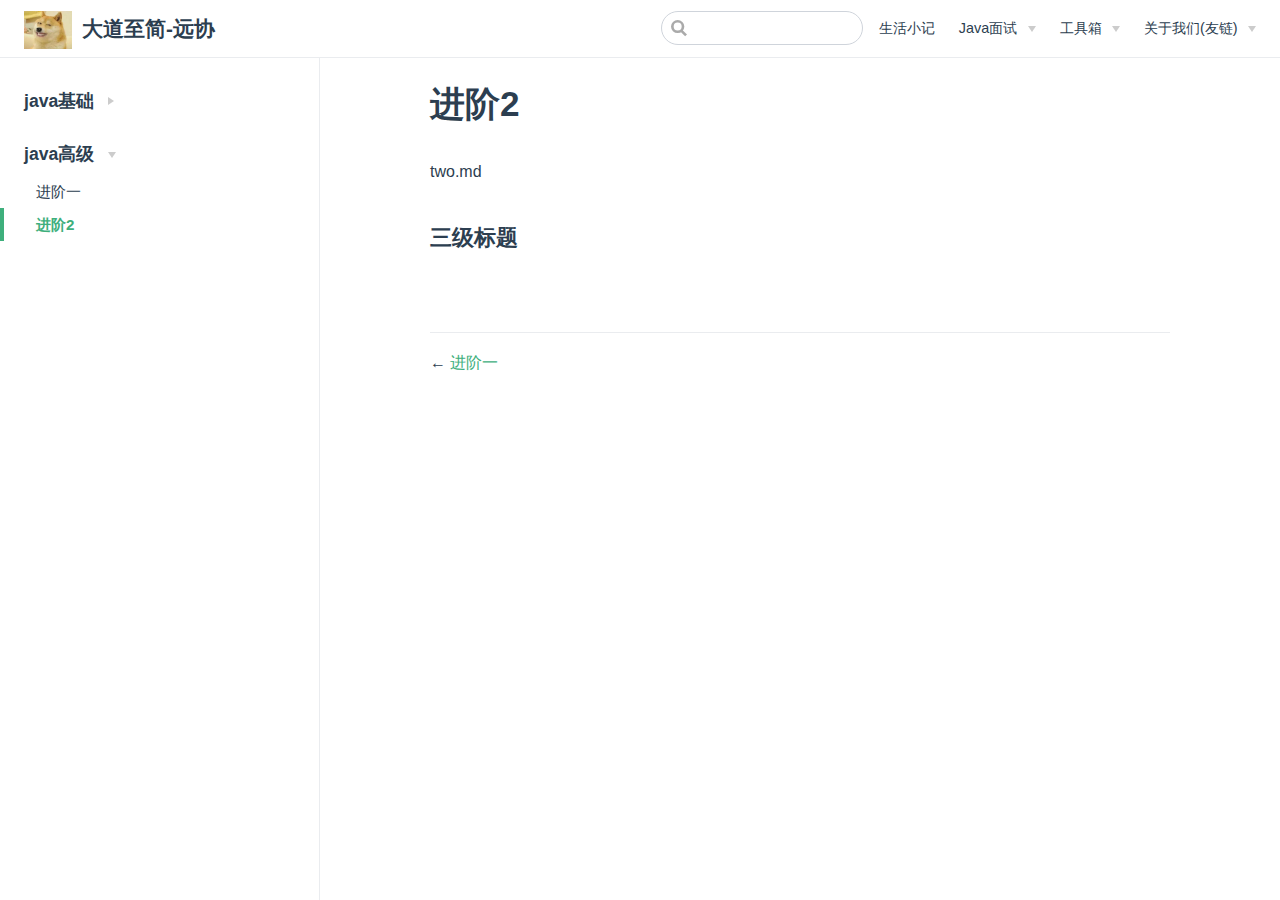
<file: interview/advance/notes/2.html>
<!DOCTYPE html>
<html lang="en-US">
  <head>
    <meta charset="utf-8">
    <meta name="viewport" content="width=device-width,initial-scale=1">
    <title>进阶2 | 大道至简-远协</title>
    <meta name="generator" content="VuePress 1.5.0">
    <link rel="icon" href="/img/logo.png">
    <link rel="stylesheet" href="/css/style.css">
    <meta name="description" content="我们的征途是星辰大海 , 我们的终点是橙海猖狂">
    <link rel="preload" href="/assets/css/0.styles.e7a37e08.css" as="style"><link rel="preload" href="/assets/js/app.33aebbd5.js" as="script"><link rel="preload" href="/assets/js/2.0ec8e832.js" as="script"><link rel="preload" href="/assets/js/9.a8a47282.js" as="script"><link rel="prefetch" href="/assets/js/10.7ad6cadd.js"><link rel="prefetch" href="/assets/js/11.a10a973a.js"><link rel="prefetch" href="/assets/js/12.dce22a39.js"><link rel="prefetch" href="/assets/js/13.c4e60d6a.js"><link rel="prefetch" href="/assets/js/14.2c20a639.js"><link rel="prefetch" href="/assets/js/15.20f5d647.js"><link rel="prefetch" href="/assets/js/16.7c0e454c.js"><link rel="prefetch" href="/assets/js/3.ede37149.js"><link rel="prefetch" href="/assets/js/4.66420100.js"><link rel="prefetch" href="/assets/js/5.0edb4fbe.js"><link rel="prefetch" href="/assets/js/6.66d0771d.js"><link rel="prefetch" href="/assets/js/7.ec723f9e.js"><link rel="prefetch" href="/assets/js/8.1a14435f.js">
    <link rel="stylesheet" href="/assets/css/0.styles.e7a37e08.css">
  </head>
  <body>
    <div id="app" data-server-rendered="true"><div class="theme-container"><header class="navbar"><div class="sidebar-button"><svg xmlns="http://www.w3.org/2000/svg" aria-hidden="true" role="img" viewBox="0 0 448 512" class="icon"><path fill="currentColor" d="M436 124H12c-6.627 0-12-5.373-12-12V80c0-6.627 5.373-12 12-12h424c6.627 0 12 5.373 12 12v32c0 6.627-5.373 12-12 12zm0 160H12c-6.627 0-12-5.373-12-12v-32c0-6.627 5.373-12 12-12h424c6.627 0 12 5.373 12 12v32c0 6.627-5.373 12-12 12zm0 160H12c-6.627 0-12-5.373-12-12v-32c0-6.627 5.373-12 12-12h424c6.627 0 12 5.373 12 12v32c0 6.627-5.373 12-12 12z"></path></svg></div> <a href="/" class="home-link router-link-active"><!----> <span class="site-name">大道至简-远协</span></a> <div class="links"><div class="search-box"><input aria-label="Search" autocomplete="off" spellcheck="false" value=""> <!----></div> <nav class="nav-links can-hide"><div class="nav-item"><a href="/mylife/" class="nav-link">
  生活小记
</a></div><div class="nav-item"><div class="dropdown-wrapper"><button type="button" aria-label="Java面试" class="dropdown-title"><span class="title">Java面试</span> <span class="arrow right"></span></button> <ul class="nav-dropdown" style="display:none;"><li class="dropdown-item"><!----> <a href="/interview/basis/" class="nav-link">
  Java基础
</a></li><li class="dropdown-item"><!----> <a href="/interview/advance/" class="nav-link router-link-active">
  Java进阶
</a></li></ul></div></div><div class="nav-item"><div class="dropdown-wrapper"><button type="button" aria-label="工具箱" class="dropdown-title"><span class="title">工具箱</span> <span class="arrow right"></span></button> <ul class="nav-dropdown" style="display:none;"><li class="dropdown-item"><h4>
          在线编辑
        </h4> <ul class="dropdown-subitem-wrapper"><li class="dropdown-subitem"><a href="https://tinypng.com/" target="_blank" rel="noopener noreferrer" class="nav-link external">
  图片压缩
  <svg xmlns="http://www.w3.org/2000/svg" aria-hidden="true" x="0px" y="0px" viewBox="0 0 100 100" width="15" height="15" class="icon outbound"><path fill="currentColor" d="M18.8,85.1h56l0,0c2.2,0,4-1.8,4-4v-32h-8v28h-48v-48h28v-8h-32l0,0c-2.2,0-4,1.8-4,4v56C14.8,83.3,16.6,85.1,18.8,85.1z"></path> <polygon fill="currentColor" points="45.7,48.7 51.3,54.3 77.2,28.5 77.2,37.2 85.2,37.2 85.2,14.9 62.8,14.9 62.8,22.9 71.5,22.9"></polygon></svg></a></li></ul></li><li class="dropdown-item"><h4>
          在线服务
        </h4> <ul class="dropdown-subitem-wrapper"><li class="dropdown-subitem"><a href="https://www.aliyun.com/" target="_blank" rel="noopener noreferrer" class="nav-link external">
  阿里云
  <svg xmlns="http://www.w3.org/2000/svg" aria-hidden="true" x="0px" y="0px" viewBox="0 0 100 100" width="15" height="15" class="icon outbound"><path fill="currentColor" d="M18.8,85.1h56l0,0c2.2,0,4-1.8,4-4v-32h-8v28h-48v-48h28v-8h-32l0,0c-2.2,0-4,1.8-4,4v56C14.8,83.3,16.6,85.1,18.8,85.1z"></path> <polygon fill="currentColor" points="45.7,48.7 51.3,54.3 77.2,28.5 77.2,37.2 85.2,37.2 85.2,14.9 62.8,14.9 62.8,22.9 71.5,22.9"></polygon></svg></a></li><li class="dropdown-subitem"><a href="https://cloud.tencent.com/" target="_blank" rel="noopener noreferrer" class="nav-link external">
  腾讯云
  <svg xmlns="http://www.w3.org/2000/svg" aria-hidden="true" x="0px" y="0px" viewBox="0 0 100 100" width="15" height="15" class="icon outbound"><path fill="currentColor" d="M18.8,85.1h56l0,0c2.2,0,4-1.8,4-4v-32h-8v28h-48v-48h28v-8h-32l0,0c-2.2,0-4,1.8-4,4v56C14.8,83.3,16.6,85.1,18.8,85.1z"></path> <polygon fill="currentColor" points="45.7,48.7 51.3,54.3 77.2,28.5 77.2,37.2 85.2,37.2 85.2,14.9 62.8,14.9 62.8,22.9 71.5,22.9"></polygon></svg></a></li></ul></li><li class="dropdown-item"><h4>
          博客指南
        </h4> <ul class="dropdown-subitem-wrapper"><li class="dropdown-subitem"><a href="https://juejin.im/" target="_blank" rel="noopener noreferrer" class="nav-link external">
  掘金
  <svg xmlns="http://www.w3.org/2000/svg" aria-hidden="true" x="0px" y="0px" viewBox="0 0 100 100" width="15" height="15" class="icon outbound"><path fill="currentColor" d="M18.8,85.1h56l0,0c2.2,0,4-1.8,4-4v-32h-8v28h-48v-48h28v-8h-32l0,0c-2.2,0-4,1.8-4,4v56C14.8,83.3,16.6,85.1,18.8,85.1z"></path> <polygon fill="currentColor" points="45.7,48.7 51.3,54.3 77.2,28.5 77.2,37.2 85.2,37.2 85.2,14.9 62.8,14.9 62.8,22.9 71.5,22.9"></polygon></svg></a></li><li class="dropdown-subitem"><a href="https://blog.csdn.net/" target="_blank" rel="noopener noreferrer" class="nav-link external">
  CSDN
  <svg xmlns="http://www.w3.org/2000/svg" aria-hidden="true" x="0px" y="0px" viewBox="0 0 100 100" width="15" height="15" class="icon outbound"><path fill="currentColor" d="M18.8,85.1h56l0,0c2.2,0,4-1.8,4-4v-32h-8v28h-48v-48h28v-8h-32l0,0c-2.2,0-4,1.8-4,4v56C14.8,83.3,16.6,85.1,18.8,85.1z"></path> <polygon fill="currentColor" points="45.7,48.7 51.3,54.3 77.2,28.5 77.2,37.2 85.2,37.2 85.2,14.9 62.8,14.9 62.8,22.9 71.5,22.9"></polygon></svg></a></li></ul></li></ul></div></div><div class="nav-item"><div class="dropdown-wrapper"><button type="button" aria-label="关于我们(友链)" class="dropdown-title"><span class="title">关于我们(友链)</span> <span class="arrow right"></span></button> <ul class="nav-dropdown" style="display:none;"><li class="dropdown-item"><!----> <a href="/about/" class="nav-link">
  关于作者
</a></li><li class="dropdown-item"><!----> <a href="https://atcumt.com/" target="_blank" rel="noopener noreferrer" class="nav-link external">
  翔工作室
  <svg xmlns="http://www.w3.org/2000/svg" aria-hidden="true" x="0px" y="0px" viewBox="0 0 100 100" width="15" height="15" class="icon outbound"><path fill="currentColor" d="M18.8,85.1h56l0,0c2.2,0,4-1.8,4-4v-32h-8v28h-48v-48h28v-8h-32l0,0c-2.2,0-4,1.8-4,4v56C14.8,83.3,16.6,85.1,18.8,85.1z"></path> <polygon fill="currentColor" points="45.7,48.7 51.3,54.3 77.2,28.5 77.2,37.2 85.2,37.2 85.2,14.9 62.8,14.9 62.8,22.9 71.5,22.9"></polygon></svg></a></li><li class="dropdown-item"><!----> <a href="https://caiyuedamowang.github.io/" target="_blank" rel="noopener noreferrer" class="nav-link external">
  Breez
  <svg xmlns="http://www.w3.org/2000/svg" aria-hidden="true" x="0px" y="0px" viewBox="0 0 100 100" width="15" height="15" class="icon outbound"><path fill="currentColor" d="M18.8,85.1h56l0,0c2.2,0,4-1.8,4-4v-32h-8v28h-48v-48h28v-8h-32l0,0c-2.2,0-4,1.8-4,4v56C14.8,83.3,16.6,85.1,18.8,85.1z"></path> <polygon fill="currentColor" points="45.7,48.7 51.3,54.3 77.2,28.5 77.2,37.2 85.2,37.2 85.2,14.9 62.8,14.9 62.8,22.9 71.5,22.9"></polygon></svg></a></li></ul></div></div> <!----></nav></div></header> <div class="sidebar-mask"></div> <aside class="sidebar"><nav class="nav-links"><div class="nav-item"><a href="/mylife/" class="nav-link">
  生活小记
</a></div><div class="nav-item"><div class="dropdown-wrapper"><button type="button" aria-label="Java面试" class="dropdown-title"><span class="title">Java面试</span> <span class="arrow right"></span></button> <ul class="nav-dropdown" style="display:none;"><li class="dropdown-item"><!----> <a href="/interview/basis/" class="nav-link">
  Java基础
</a></li><li class="dropdown-item"><!----> <a href="/interview/advance/" class="nav-link router-link-active">
  Java进阶
</a></li></ul></div></div><div class="nav-item"><div class="dropdown-wrapper"><button type="button" aria-label="工具箱" class="dropdown-title"><span class="title">工具箱</span> <span class="arrow right"></span></button> <ul class="nav-dropdown" style="display:none;"><li class="dropdown-item"><h4>
          在线编辑
        </h4> <ul class="dropdown-subitem-wrapper"><li class="dropdown-subitem"><a href="https://tinypng.com/" target="_blank" rel="noopener noreferrer" class="nav-link external">
  图片压缩
  <svg xmlns="http://www.w3.org/2000/svg" aria-hidden="true" x="0px" y="0px" viewBox="0 0 100 100" width="15" height="15" class="icon outbound"><path fill="currentColor" d="M18.8,85.1h56l0,0c2.2,0,4-1.8,4-4v-32h-8v28h-48v-48h28v-8h-32l0,0c-2.2,0-4,1.8-4,4v56C14.8,83.3,16.6,85.1,18.8,85.1z"></path> <polygon fill="currentColor" points="45.7,48.7 51.3,54.3 77.2,28.5 77.2,37.2 85.2,37.2 85.2,14.9 62.8,14.9 62.8,22.9 71.5,22.9"></polygon></svg></a></li></ul></li><li class="dropdown-item"><h4>
          在线服务
        </h4> <ul class="dropdown-subitem-wrapper"><li class="dropdown-subitem"><a href="https://www.aliyun.com/" target="_blank" rel="noopener noreferrer" class="nav-link external">
  阿里云
  <svg xmlns="http://www.w3.org/2000/svg" aria-hidden="true" x="0px" y="0px" viewBox="0 0 100 100" width="15" height="15" class="icon outbound"><path fill="currentColor" d="M18.8,85.1h56l0,0c2.2,0,4-1.8,4-4v-32h-8v28h-48v-48h28v-8h-32l0,0c-2.2,0-4,1.8-4,4v56C14.8,83.3,16.6,85.1,18.8,85.1z"></path> <polygon fill="currentColor" points="45.7,48.7 51.3,54.3 77.2,28.5 77.2,37.2 85.2,37.2 85.2,14.9 62.8,14.9 62.8,22.9 71.5,22.9"></polygon></svg></a></li><li class="dropdown-subitem"><a href="https://cloud.tencent.com/" target="_blank" rel="noopener noreferrer" class="nav-link external">
  腾讯云
  <svg xmlns="http://www.w3.org/2000/svg" aria-hidden="true" x="0px" y="0px" viewBox="0 0 100 100" width="15" height="15" class="icon outbound"><path fill="currentColor" d="M18.8,85.1h56l0,0c2.2,0,4-1.8,4-4v-32h-8v28h-48v-48h28v-8h-32l0,0c-2.2,0-4,1.8-4,4v56C14.8,83.3,16.6,85.1,18.8,85.1z"></path> <polygon fill="currentColor" points="45.7,48.7 51.3,54.3 77.2,28.5 77.2,37.2 85.2,37.2 85.2,14.9 62.8,14.9 62.8,22.9 71.5,22.9"></polygon></svg></a></li></ul></li><li class="dropdown-item"><h4>
          博客指南
        </h4> <ul class="dropdown-subitem-wrapper"><li class="dropdown-subitem"><a href="https://juejin.im/" target="_blank" rel="noopener noreferrer" class="nav-link external">
  掘金
  <svg xmlns="http://www.w3.org/2000/svg" aria-hidden="true" x="0px" y="0px" viewBox="0 0 100 100" width="15" height="15" class="icon outbound"><path fill="currentColor" d="M18.8,85.1h56l0,0c2.2,0,4-1.8,4-4v-32h-8v28h-48v-48h28v-8h-32l0,0c-2.2,0-4,1.8-4,4v56C14.8,83.3,16.6,85.1,18.8,85.1z"></path> <polygon fill="currentColor" points="45.7,48.7 51.3,54.3 77.2,28.5 77.2,37.2 85.2,37.2 85.2,14.9 62.8,14.9 62.8,22.9 71.5,22.9"></polygon></svg></a></li><li class="dropdown-subitem"><a href="https://blog.csdn.net/" target="_blank" rel="noopener noreferrer" class="nav-link external">
  CSDN
  <svg xmlns="http://www.w3.org/2000/svg" aria-hidden="true" x="0px" y="0px" viewBox="0 0 100 100" width="15" height="15" class="icon outbound"><path fill="currentColor" d="M18.8,85.1h56l0,0c2.2,0,4-1.8,4-4v-32h-8v28h-48v-48h28v-8h-32l0,0c-2.2,0-4,1.8-4,4v56C14.8,83.3,16.6,85.1,18.8,85.1z"></path> <polygon fill="currentColor" points="45.7,48.7 51.3,54.3 77.2,28.5 77.2,37.2 85.2,37.2 85.2,14.9 62.8,14.9 62.8,22.9 71.5,22.9"></polygon></svg></a></li></ul></li></ul></div></div><div class="nav-item"><div class="dropdown-wrapper"><button type="button" aria-label="关于我们(友链)" class="dropdown-title"><span class="title">关于我们(友链)</span> <span class="arrow right"></span></button> <ul class="nav-dropdown" style="display:none;"><li class="dropdown-item"><!----> <a href="/about/" class="nav-link">
  关于作者
</a></li><li class="dropdown-item"><!----> <a href="https://atcumt.com/" target="_blank" rel="noopener noreferrer" class="nav-link external">
  翔工作室
  <svg xmlns="http://www.w3.org/2000/svg" aria-hidden="true" x="0px" y="0px" viewBox="0 0 100 100" width="15" height="15" class="icon outbound"><path fill="currentColor" d="M18.8,85.1h56l0,0c2.2,0,4-1.8,4-4v-32h-8v28h-48v-48h28v-8h-32l0,0c-2.2,0-4,1.8-4,4v56C14.8,83.3,16.6,85.1,18.8,85.1z"></path> <polygon fill="currentColor" points="45.7,48.7 51.3,54.3 77.2,28.5 77.2,37.2 85.2,37.2 85.2,14.9 62.8,14.9 62.8,22.9 71.5,22.9"></polygon></svg></a></li><li class="dropdown-item"><!----> <a href="https://caiyuedamowang.github.io/" target="_blank" rel="noopener noreferrer" class="nav-link external">
  Breez
  <svg xmlns="http://www.w3.org/2000/svg" aria-hidden="true" x="0px" y="0px" viewBox="0 0 100 100" width="15" height="15" class="icon outbound"><path fill="currentColor" d="M18.8,85.1h56l0,0c2.2,0,4-1.8,4-4v-32h-8v28h-48v-48h28v-8h-32l0,0c-2.2,0-4,1.8-4,4v56C14.8,83.3,16.6,85.1,18.8,85.1z"></path> <polygon fill="currentColor" points="45.7,48.7 51.3,54.3 77.2,28.5 77.2,37.2 85.2,37.2 85.2,14.9 62.8,14.9 62.8,22.9 71.5,22.9"></polygon></svg></a></li></ul></div></div> <!----></nav>  <ul class="sidebar-links"><li><section class="sidebar-group collapsable depth-0"><p class="sidebar-heading"><span>java基础</span> <span class="arrow right"></span></p> <!----></section></li><li><section class="sidebar-group collapsable depth-0"><p class="sidebar-heading open"><span>java高级</span> <span class="arrow down"></span></p> <ul class="sidebar-links sidebar-group-items"><li><a href="/interview/advance/notes/1.html" class="sidebar-link">进阶一</a></li><li><a href="/interview/advance/notes/2.html" aria-current="page" class="active sidebar-link">进阶2</a><ul class="sidebar-sub-headers"></ul></li></ul></section></li></ul> </aside> <main class="page"> <div class="theme-default-content content__default"><h1 id="进阶2"><a href="#进阶2" class="header-anchor">#</a> 进阶2</h1> <p>two.md</p> <h3 id="三级标题"><a href="#三级标题" class="header-anchor">#</a> 三级标题</h3></div> <footer class="page-edit"><!----> <!----></footer> <div class="page-nav"><p class="inner"><span class="prev">
      ←
      <a href="/interview/advance/notes/1.html" class="prev">
        进阶一
      </a></span> <!----></p></div> </main></div><div class="global-ui"></div></div>
    <script src="/assets/js/app.33aebbd5.js" defer></script><script src="/assets/js/2.0ec8e832.js" defer></script><script src="/assets/js/9.a8a47282.js" defer></script>
  </body>
</html>
</file>
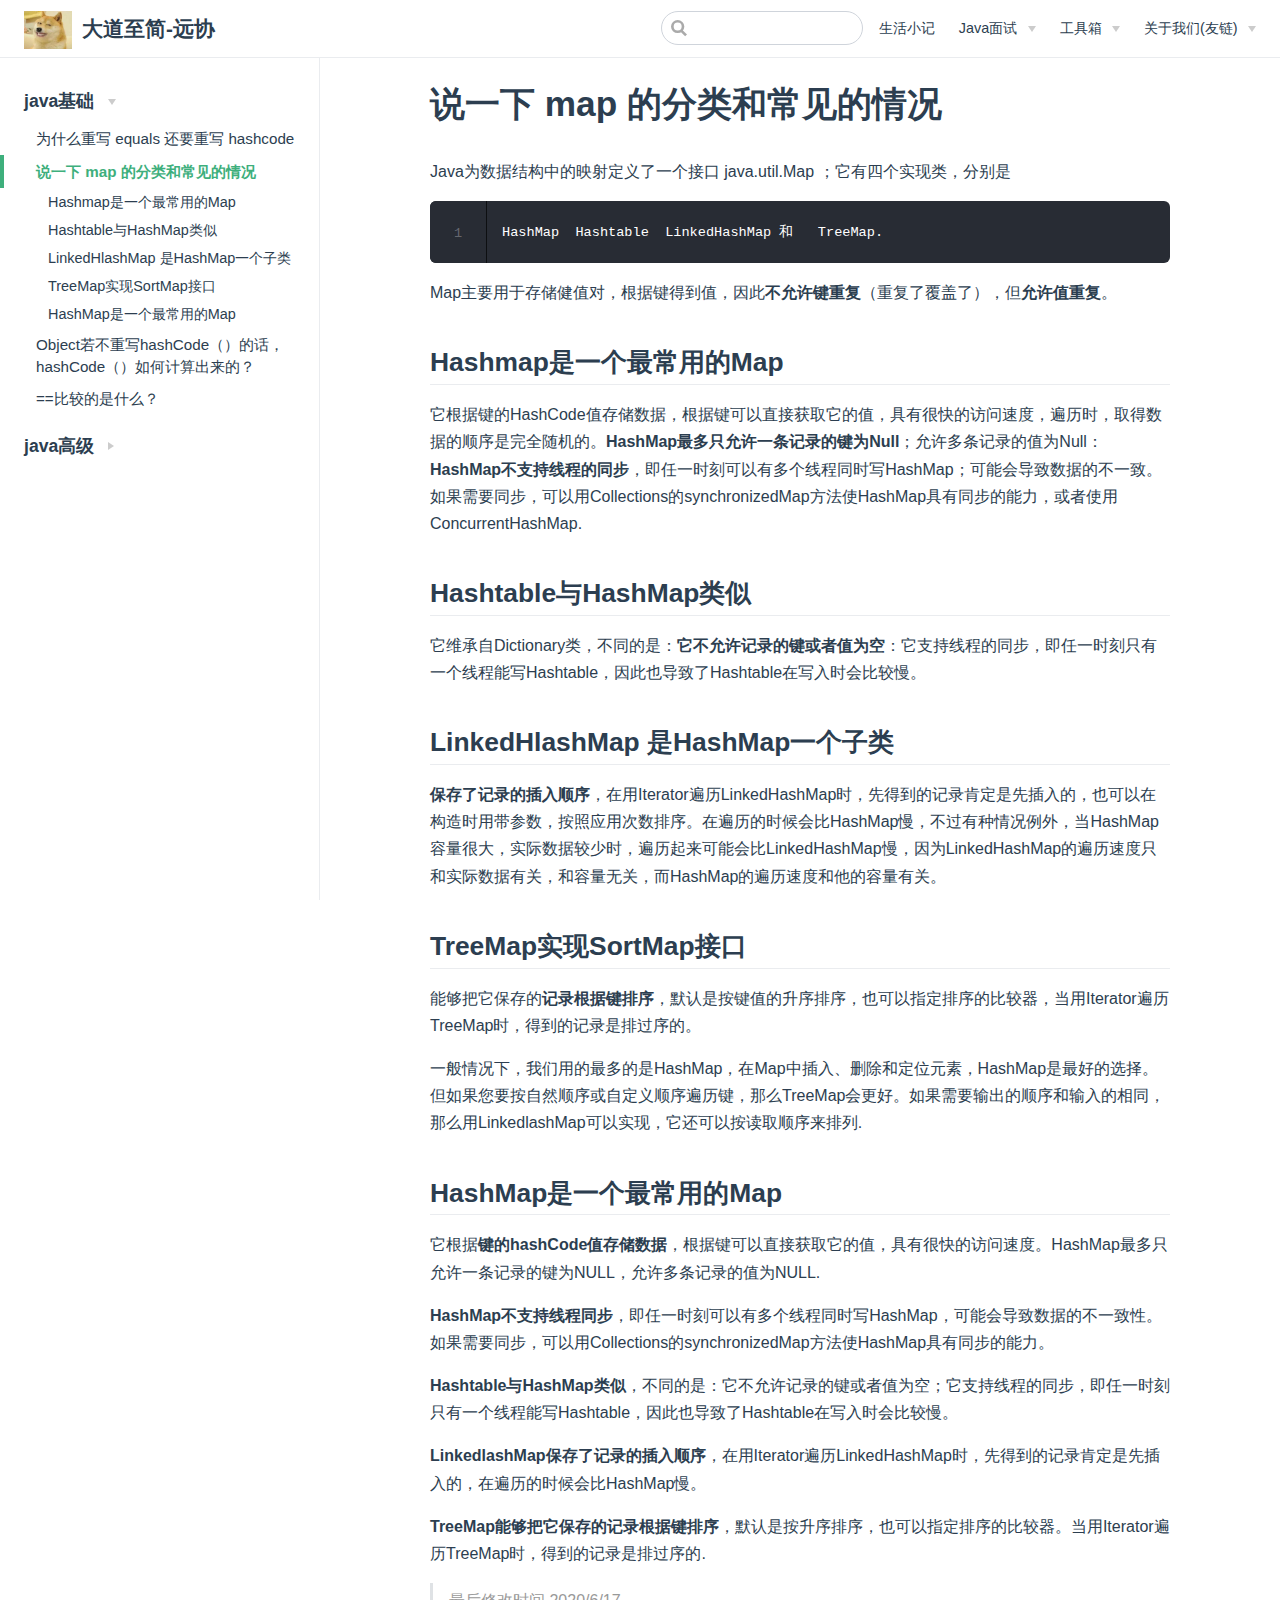
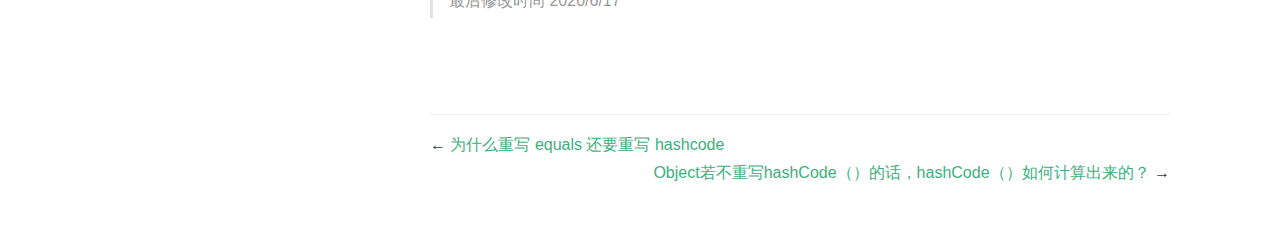
<file: interview/basis/notes/2.html>
<!DOCTYPE html>
<html lang="en-US">
  <head>
    <meta charset="utf-8">
    <meta name="viewport" content="width=device-width,initial-scale=1">
    <title>说一下 map 的分类和常见的情况 | 大道至简-远协</title>
    <meta name="generator" content="VuePress 1.5.0">
    <link rel="icon" href="/img/logo.png">
    <link rel="stylesheet" href="/css/style.css">
    <meta name="description" content="我们的征途是星辰大海 , 我们的终点是橙海猖狂">
    <link rel="preload" href="/assets/css/0.styles.e7a37e08.css" as="style"><link rel="preload" href="/assets/js/app.33aebbd5.js" as="script"><link rel="preload" href="/assets/js/2.0ec8e832.js" as="script"><link rel="preload" href="/assets/js/12.dce22a39.js" as="script"><link rel="prefetch" href="/assets/js/10.7ad6cadd.js"><link rel="prefetch" href="/assets/js/11.a10a973a.js"><link rel="prefetch" href="/assets/js/13.c4e60d6a.js"><link rel="prefetch" href="/assets/js/14.2c20a639.js"><link rel="prefetch" href="/assets/js/15.20f5d647.js"><link rel="prefetch" href="/assets/js/16.7c0e454c.js"><link rel="prefetch" href="/assets/js/3.ede37149.js"><link rel="prefetch" href="/assets/js/4.66420100.js"><link rel="prefetch" href="/assets/js/5.0edb4fbe.js"><link rel="prefetch" href="/assets/js/6.66d0771d.js"><link rel="prefetch" href="/assets/js/7.ec723f9e.js"><link rel="prefetch" href="/assets/js/8.1a14435f.js"><link rel="prefetch" href="/assets/js/9.a8a47282.js">
    <link rel="stylesheet" href="/assets/css/0.styles.e7a37e08.css">
  </head>
  <body>
    <div id="app" data-server-rendered="true"><div class="theme-container"><header class="navbar"><div class="sidebar-button"><svg xmlns="http://www.w3.org/2000/svg" aria-hidden="true" role="img" viewBox="0 0 448 512" class="icon"><path fill="currentColor" d="M436 124H12c-6.627 0-12-5.373-12-12V80c0-6.627 5.373-12 12-12h424c6.627 0 12 5.373 12 12v32c0 6.627-5.373 12-12 12zm0 160H12c-6.627 0-12-5.373-12-12v-32c0-6.627 5.373-12 12-12h424c6.627 0 12 5.373 12 12v32c0 6.627-5.373 12-12 12zm0 160H12c-6.627 0-12-5.373-12-12v-32c0-6.627 5.373-12 12-12h424c6.627 0 12 5.373 12 12v32c0 6.627-5.373 12-12 12z"></path></svg></div> <a href="/" class="home-link router-link-active"><!----> <span class="site-name">大道至简-远协</span></a> <div class="links"><div class="search-box"><input aria-label="Search" autocomplete="off" spellcheck="false" value=""> <!----></div> <nav class="nav-links can-hide"><div class="nav-item"><a href="/mylife/" class="nav-link">
  生活小记
</a></div><div class="nav-item"><div class="dropdown-wrapper"><button type="button" aria-label="Java面试" class="dropdown-title"><span class="title">Java面试</span> <span class="arrow right"></span></button> <ul class="nav-dropdown" style="display:none;"><li class="dropdown-item"><!----> <a href="/interview/basis/" class="nav-link router-link-active">
  Java基础
</a></li><li class="dropdown-item"><!----> <a href="/interview/advance/" class="nav-link">
  Java进阶
</a></li></ul></div></div><div class="nav-item"><div class="dropdown-wrapper"><button type="button" aria-label="工具箱" class="dropdown-title"><span class="title">工具箱</span> <span class="arrow right"></span></button> <ul class="nav-dropdown" style="display:none;"><li class="dropdown-item"><h4>
          在线编辑
        </h4> <ul class="dropdown-subitem-wrapper"><li class="dropdown-subitem"><a href="https://tinypng.com/" target="_blank" rel="noopener noreferrer" class="nav-link external">
  图片压缩
  <svg xmlns="http://www.w3.org/2000/svg" aria-hidden="true" x="0px" y="0px" viewBox="0 0 100 100" width="15" height="15" class="icon outbound"><path fill="currentColor" d="M18.8,85.1h56l0,0c2.2,0,4-1.8,4-4v-32h-8v28h-48v-48h28v-8h-32l0,0c-2.2,0-4,1.8-4,4v56C14.8,83.3,16.6,85.1,18.8,85.1z"></path> <polygon fill="currentColor" points="45.7,48.7 51.3,54.3 77.2,28.5 77.2,37.2 85.2,37.2 85.2,14.9 62.8,14.9 62.8,22.9 71.5,22.9"></polygon></svg></a></li></ul></li><li class="dropdown-item"><h4>
          在线服务
        </h4> <ul class="dropdown-subitem-wrapper"><li class="dropdown-subitem"><a href="https://www.aliyun.com/" target="_blank" rel="noopener noreferrer" class="nav-link external">
  阿里云
  <svg xmlns="http://www.w3.org/2000/svg" aria-hidden="true" x="0px" y="0px" viewBox="0 0 100 100" width="15" height="15" class="icon outbound"><path fill="currentColor" d="M18.8,85.1h56l0,0c2.2,0,4-1.8,4-4v-32h-8v28h-48v-48h28v-8h-32l0,0c-2.2,0-4,1.8-4,4v56C14.8,83.3,16.6,85.1,18.8,85.1z"></path> <polygon fill="currentColor" points="45.7,48.7 51.3,54.3 77.2,28.5 77.2,37.2 85.2,37.2 85.2,14.9 62.8,14.9 62.8,22.9 71.5,22.9"></polygon></svg></a></li><li class="dropdown-subitem"><a href="https://cloud.tencent.com/" target="_blank" rel="noopener noreferrer" class="nav-link external">
  腾讯云
  <svg xmlns="http://www.w3.org/2000/svg" aria-hidden="true" x="0px" y="0px" viewBox="0 0 100 100" width="15" height="15" class="icon outbound"><path fill="currentColor" d="M18.8,85.1h56l0,0c2.2,0,4-1.8,4-4v-32h-8v28h-48v-48h28v-8h-32l0,0c-2.2,0-4,1.8-4,4v56C14.8,83.3,16.6,85.1,18.8,85.1z"></path> <polygon fill="currentColor" points="45.7,48.7 51.3,54.3 77.2,28.5 77.2,37.2 85.2,37.2 85.2,14.9 62.8,14.9 62.8,22.9 71.5,22.9"></polygon></svg></a></li></ul></li><li class="dropdown-item"><h4>
          博客指南
        </h4> <ul class="dropdown-subitem-wrapper"><li class="dropdown-subitem"><a href="https://juejin.im/" target="_blank" rel="noopener noreferrer" class="nav-link external">
  掘金
  <svg xmlns="http://www.w3.org/2000/svg" aria-hidden="true" x="0px" y="0px" viewBox="0 0 100 100" width="15" height="15" class="icon outbound"><path fill="currentColor" d="M18.8,85.1h56l0,0c2.2,0,4-1.8,4-4v-32h-8v28h-48v-48h28v-8h-32l0,0c-2.2,0-4,1.8-4,4v56C14.8,83.3,16.6,85.1,18.8,85.1z"></path> <polygon fill="currentColor" points="45.7,48.7 51.3,54.3 77.2,28.5 77.2,37.2 85.2,37.2 85.2,14.9 62.8,14.9 62.8,22.9 71.5,22.9"></polygon></svg></a></li><li class="dropdown-subitem"><a href="https://blog.csdn.net/" target="_blank" rel="noopener noreferrer" class="nav-link external">
  CSDN
  <svg xmlns="http://www.w3.org/2000/svg" aria-hidden="true" x="0px" y="0px" viewBox="0 0 100 100" width="15" height="15" class="icon outbound"><path fill="currentColor" d="M18.8,85.1h56l0,0c2.2,0,4-1.8,4-4v-32h-8v28h-48v-48h28v-8h-32l0,0c-2.2,0-4,1.8-4,4v56C14.8,83.3,16.6,85.1,18.8,85.1z"></path> <polygon fill="currentColor" points="45.7,48.7 51.3,54.3 77.2,28.5 77.2,37.2 85.2,37.2 85.2,14.9 62.8,14.9 62.8,22.9 71.5,22.9"></polygon></svg></a></li></ul></li></ul></div></div><div class="nav-item"><div class="dropdown-wrapper"><button type="button" aria-label="关于我们(友链)" class="dropdown-title"><span class="title">关于我们(友链)</span> <span class="arrow right"></span></button> <ul class="nav-dropdown" style="display:none;"><li class="dropdown-item"><!----> <a href="/about/" class="nav-link">
  关于作者
</a></li><li class="dropdown-item"><!----> <a href="https://atcumt.com/" target="_blank" rel="noopener noreferrer" class="nav-link external">
  翔工作室
  <svg xmlns="http://www.w3.org/2000/svg" aria-hidden="true" x="0px" y="0px" viewBox="0 0 100 100" width="15" height="15" class="icon outbound"><path fill="currentColor" d="M18.8,85.1h56l0,0c2.2,0,4-1.8,4-4v-32h-8v28h-48v-48h28v-8h-32l0,0c-2.2,0-4,1.8-4,4v56C14.8,83.3,16.6,85.1,18.8,85.1z"></path> <polygon fill="currentColor" points="45.7,48.7 51.3,54.3 77.2,28.5 77.2,37.2 85.2,37.2 85.2,14.9 62.8,14.9 62.8,22.9 71.5,22.9"></polygon></svg></a></li><li class="dropdown-item"><!----> <a href="https://caiyuedamowang.github.io/" target="_blank" rel="noopener noreferrer" class="nav-link external">
  Breez
  <svg xmlns="http://www.w3.org/2000/svg" aria-hidden="true" x="0px" y="0px" viewBox="0 0 100 100" width="15" height="15" class="icon outbound"><path fill="currentColor" d="M18.8,85.1h56l0,0c2.2,0,4-1.8,4-4v-32h-8v28h-48v-48h28v-8h-32l0,0c-2.2,0-4,1.8-4,4v56C14.8,83.3,16.6,85.1,18.8,85.1z"></path> <polygon fill="currentColor" points="45.7,48.7 51.3,54.3 77.2,28.5 77.2,37.2 85.2,37.2 85.2,14.9 62.8,14.9 62.8,22.9 71.5,22.9"></polygon></svg></a></li></ul></div></div> <!----></nav></div></header> <div class="sidebar-mask"></div> <aside class="sidebar"><nav class="nav-links"><div class="nav-item"><a href="/mylife/" class="nav-link">
  生活小记
</a></div><div class="nav-item"><div class="dropdown-wrapper"><button type="button" aria-label="Java面试" class="dropdown-title"><span class="title">Java面试</span> <span class="arrow right"></span></button> <ul class="nav-dropdown" style="display:none;"><li class="dropdown-item"><!----> <a href="/interview/basis/" class="nav-link router-link-active">
  Java基础
</a></li><li class="dropdown-item"><!----> <a href="/interview/advance/" class="nav-link">
  Java进阶
</a></li></ul></div></div><div class="nav-item"><div class="dropdown-wrapper"><button type="button" aria-label="工具箱" class="dropdown-title"><span class="title">工具箱</span> <span class="arrow right"></span></button> <ul class="nav-dropdown" style="display:none;"><li class="dropdown-item"><h4>
          在线编辑
        </h4> <ul class="dropdown-subitem-wrapper"><li class="dropdown-subitem"><a href="https://tinypng.com/" target="_blank" rel="noopener noreferrer" class="nav-link external">
  图片压缩
  <svg xmlns="http://www.w3.org/2000/svg" aria-hidden="true" x="0px" y="0px" viewBox="0 0 100 100" width="15" height="15" class="icon outbound"><path fill="currentColor" d="M18.8,85.1h56l0,0c2.2,0,4-1.8,4-4v-32h-8v28h-48v-48h28v-8h-32l0,0c-2.2,0-4,1.8-4,4v56C14.8,83.3,16.6,85.1,18.8,85.1z"></path> <polygon fill="currentColor" points="45.7,48.7 51.3,54.3 77.2,28.5 77.2,37.2 85.2,37.2 85.2,14.9 62.8,14.9 62.8,22.9 71.5,22.9"></polygon></svg></a></li></ul></li><li class="dropdown-item"><h4>
          在线服务
        </h4> <ul class="dropdown-subitem-wrapper"><li class="dropdown-subitem"><a href="https://www.aliyun.com/" target="_blank" rel="noopener noreferrer" class="nav-link external">
  阿里云
  <svg xmlns="http://www.w3.org/2000/svg" aria-hidden="true" x="0px" y="0px" viewBox="0 0 100 100" width="15" height="15" class="icon outbound"><path fill="currentColor" d="M18.8,85.1h56l0,0c2.2,0,4-1.8,4-4v-32h-8v28h-48v-48h28v-8h-32l0,0c-2.2,0-4,1.8-4,4v56C14.8,83.3,16.6,85.1,18.8,85.1z"></path> <polygon fill="currentColor" points="45.7,48.7 51.3,54.3 77.2,28.5 77.2,37.2 85.2,37.2 85.2,14.9 62.8,14.9 62.8,22.9 71.5,22.9"></polygon></svg></a></li><li class="dropdown-subitem"><a href="https://cloud.tencent.com/" target="_blank" rel="noopener noreferrer" class="nav-link external">
  腾讯云
  <svg xmlns="http://www.w3.org/2000/svg" aria-hidden="true" x="0px" y="0px" viewBox="0 0 100 100" width="15" height="15" class="icon outbound"><path fill="currentColor" d="M18.8,85.1h56l0,0c2.2,0,4-1.8,4-4v-32h-8v28h-48v-48h28v-8h-32l0,0c-2.2,0-4,1.8-4,4v56C14.8,83.3,16.6,85.1,18.8,85.1z"></path> <polygon fill="currentColor" points="45.7,48.7 51.3,54.3 77.2,28.5 77.2,37.2 85.2,37.2 85.2,14.9 62.8,14.9 62.8,22.9 71.5,22.9"></polygon></svg></a></li></ul></li><li class="dropdown-item"><h4>
          博客指南
        </h4> <ul class="dropdown-subitem-wrapper"><li class="dropdown-subitem"><a href="https://juejin.im/" target="_blank" rel="noopener noreferrer" class="nav-link external">
  掘金
  <svg xmlns="http://www.w3.org/2000/svg" aria-hidden="true" x="0px" y="0px" viewBox="0 0 100 100" width="15" height="15" class="icon outbound"><path fill="currentColor" d="M18.8,85.1h56l0,0c2.2,0,4-1.8,4-4v-32h-8v28h-48v-48h28v-8h-32l0,0c-2.2,0-4,1.8-4,4v56C14.8,83.3,16.6,85.1,18.8,85.1z"></path> <polygon fill="currentColor" points="45.7,48.7 51.3,54.3 77.2,28.5 77.2,37.2 85.2,37.2 85.2,14.9 62.8,14.9 62.8,22.9 71.5,22.9"></polygon></svg></a></li><li class="dropdown-subitem"><a href="https://blog.csdn.net/" target="_blank" rel="noopener noreferrer" class="nav-link external">
  CSDN
  <svg xmlns="http://www.w3.org/2000/svg" aria-hidden="true" x="0px" y="0px" viewBox="0 0 100 100" width="15" height="15" class="icon outbound"><path fill="currentColor" d="M18.8,85.1h56l0,0c2.2,0,4-1.8,4-4v-32h-8v28h-48v-48h28v-8h-32l0,0c-2.2,0-4,1.8-4,4v56C14.8,83.3,16.6,85.1,18.8,85.1z"></path> <polygon fill="currentColor" points="45.7,48.7 51.3,54.3 77.2,28.5 77.2,37.2 85.2,37.2 85.2,14.9 62.8,14.9 62.8,22.9 71.5,22.9"></polygon></svg></a></li></ul></li></ul></div></div><div class="nav-item"><div class="dropdown-wrapper"><button type="button" aria-label="关于我们(友链)" class="dropdown-title"><span class="title">关于我们(友链)</span> <span class="arrow right"></span></button> <ul class="nav-dropdown" style="display:none;"><li class="dropdown-item"><!----> <a href="/about/" class="nav-link">
  关于作者
</a></li><li class="dropdown-item"><!----> <a href="https://atcumt.com/" target="_blank" rel="noopener noreferrer" class="nav-link external">
  翔工作室
  <svg xmlns="http://www.w3.org/2000/svg" aria-hidden="true" x="0px" y="0px" viewBox="0 0 100 100" width="15" height="15" class="icon outbound"><path fill="currentColor" d="M18.8,85.1h56l0,0c2.2,0,4-1.8,4-4v-32h-8v28h-48v-48h28v-8h-32l0,0c-2.2,0-4,1.8-4,4v56C14.8,83.3,16.6,85.1,18.8,85.1z"></path> <polygon fill="currentColor" points="45.7,48.7 51.3,54.3 77.2,28.5 77.2,37.2 85.2,37.2 85.2,14.9 62.8,14.9 62.8,22.9 71.5,22.9"></polygon></svg></a></li><li class="dropdown-item"><!----> <a href="https://caiyuedamowang.github.io/" target="_blank" rel="noopener noreferrer" class="nav-link external">
  Breez
  <svg xmlns="http://www.w3.org/2000/svg" aria-hidden="true" x="0px" y="0px" viewBox="0 0 100 100" width="15" height="15" class="icon outbound"><path fill="currentColor" d="M18.8,85.1h56l0,0c2.2,0,4-1.8,4-4v-32h-8v28h-48v-48h28v-8h-32l0,0c-2.2,0-4,1.8-4,4v56C14.8,83.3,16.6,85.1,18.8,85.1z"></path> <polygon fill="currentColor" points="45.7,48.7 51.3,54.3 77.2,28.5 77.2,37.2 85.2,37.2 85.2,14.9 62.8,14.9 62.8,22.9 71.5,22.9"></polygon></svg></a></li></ul></div></div> <!----></nav>  <ul class="sidebar-links"><li><section class="sidebar-group collapsable depth-0"><p class="sidebar-heading open"><span>java基础</span> <span class="arrow down"></span></p> <ul class="sidebar-links sidebar-group-items"><li><a href="/interview/basis/notes/1.html" class="sidebar-link">为什么重写 equals 还要重写 hashcode</a></li><li><a href="/interview/basis/notes/2.html" aria-current="page" class="active sidebar-link">说一下 map 的分类和常见的情况</a><ul class="sidebar-sub-headers"><li class="sidebar-sub-header"><a href="/interview/basis/notes/2.html#hashmap是一个最常用的map" class="sidebar-link">Hashmap是一个最常用的Map</a></li><li class="sidebar-sub-header"><a href="/interview/basis/notes/2.html#hashtable与hashmap类似" class="sidebar-link">Hashtable与HashMap类似</a></li><li class="sidebar-sub-header"><a href="/interview/basis/notes/2.html#linkedhlashmap-是hashmap一个子类" class="sidebar-link">LinkedHlashMap 是HashMap一个子类</a></li><li class="sidebar-sub-header"><a href="/interview/basis/notes/2.html#treemap实现sortmap接口" class="sidebar-link">TreeMap实现SortMap接口</a></li><li class="sidebar-sub-header"><a href="/interview/basis/notes/2.html#hashmap是一个最常用的map-2" class="sidebar-link">HashMap是一个最常用的Map</a></li></ul></li><li><a href="/interview/basis/notes/3.html" class="sidebar-link">Object若不重写hashCode（）的话，hashCode（）如何计算出来的？</a></li><li><a href="/interview/basis/notes/4.html" class="sidebar-link">==比较的是什么？</a></li></ul></section></li><li><section class="sidebar-group collapsable depth-0"><p class="sidebar-heading"><span>java高级</span> <span class="arrow right"></span></p> <!----></section></li></ul> </aside> <main class="page"> <div class="theme-default-content content__default"><h1 id="说一下-map-的分类和常见的情况"><a href="#说一下-map-的分类和常见的情况" class="header-anchor">#</a> 说一下 map 的分类和常见的情况</h1> <p>Java为数据结构中的映射定义了一个接口  java.util.Map ；它有四个实现类，分别是</p> <div class="language- line-numbers-mode"><pre class="language-text"><code>HashMap  Hashtable  LinkedHashMap 和   TreeMap.
</code></pre> <div class="line-numbers-wrapper"><span class="line-number">1</span><br></div></div><p>Map主要用于存储健值对，根据键得到值，因此<strong>不允许键重复</strong>（重复了覆盖了），但<strong>允许值重复</strong>。</p> <h2 id="hashmap是一个最常用的map"><a href="#hashmap是一个最常用的map" class="header-anchor">#</a> Hashmap是一个最常用的Map</h2> <p>它根据键的HashCode值存储数据，根据键可以直接获取它的值，具有很快的访问速度，遍历时，取得数据的顺序是完全随机的。<strong>HashMap最多只允许一条记录的键为Null</strong>；允许多条记录的值为Null：<strong>HashMap不支持线程的同步</strong>，即任一时刻可以有多个线程同时写HashMap；可能会导致数据的不一致。如果需要同步，可以用Collections的synchronizedMap方法使HashMap具有同步的能力，或者使用ConcurrentHashMap.</p> <h2 id="hashtable与hashmap类似"><a href="#hashtable与hashmap类似" class="header-anchor">#</a> Hashtable与HashMap类似</h2> <p>它维承自Dictionary类，不同的是：<strong>它不允许记录的键或者值为空</strong>：它支持线程的同步，即任一时刻只有一个线程能写Hashtable，因此也导致了Hashtable在写入时会比较慢。</p> <h2 id="linkedhlashmap-是hashmap一个子类"><a href="#linkedhlashmap-是hashmap一个子类" class="header-anchor">#</a> LinkedHlashMap 是HashMap一个子类</h2> <p><strong>保存了记录的插入顺序</strong>，在用Iterator遍历LinkedHashMap时，先得到的记录肯定是先插入的，也可以在构造时用带参数，按照应用次数排序。在遍历的时候会比HashMap慢，不过有种情况例外，当HashMap容量很大，实际数据较少时，遍历起来可能会比LinkedHashMap慢，因为LinkedHashMap的遍历速度只和实际数据有关，和容量无关，而HashMap的遍历速度和他的容量有关。</p> <h2 id="treemap实现sortmap接口"><a href="#treemap实现sortmap接口" class="header-anchor">#</a> TreeMap实现SortMap接口</h2> <p>能够把它保存的<strong>记录根据键排序</strong>，默认是按键值的升序排序，也可以指定排序的比较器，当用Iterator遍历TreeMap时，得到的记录是排过序的。</p> <p>一般情况下，我们用的最多的是HashMap，在Map中插入、删除和定位元素，HashMap是最好的选择。但如果您要按自然顺序或自定义顺序遍历键，那么TreeMap会更好。如果需要输出的顺序和输入的相同，那么用LinkedlashMap可以实现，它还可以按读取顺序来排列.</p> <h2 id="hashmap是一个最常用的map-2"><a href="#hashmap是一个最常用的map-2" class="header-anchor">#</a> HashMap是一个最常用的Map</h2> <p>它根据<strong>键的hashCode值存储数据</strong>，根据键可以直接获取它的值，具有很快的访问速度。HashMap最多只允许一条记录的键为NULL，允许多条记录的值为NULL.</p> <p><strong>HashMap不支持线程同步</strong>，即任一时刻可以有多个线程同时写HashMap，可能会导致数据的不一致性。如果需要同步，可以用Collections的synchronizedMap方法使HashMap具有同步的能力。</p> <p><strong>Hashtable与HashMap类似</strong>，不同的是：它不允许记录的键或者值为空；它支持线程的同步，即任一时刻只有一个线程能写Hashtable，因此也导致了Hashtable在写入时会比较慢。</p> <p><strong>LinkedlashMap保存了记录的插入顺序</strong>，在用Iterator遍历LinkedHashMap时，先得到的记录肯定是先插入的，在遍历的时候会比HashMap慢。</p> <p><strong>TreeMap能够把它保存的记录根据键排序</strong>，默认是按升序排序，也可以指定排序的比较器。当用Iterator遍历TreeMap时，得到的记录是排过序的.</p> <blockquote><p>最后修改时间 2020/6/17</p></blockquote></div> <footer class="page-edit"><!----> <!----></footer> <div class="page-nav"><p class="inner"><span class="prev">
      ←
      <a href="/interview/basis/notes/1.html" class="prev">
        为什么重写 equals 还要重写 hashcode
      </a></span> <span class="next"><a href="/interview/basis/notes/3.html">
        Object若不重写hashCode（）的话，hashCode（）如何计算出来的？
      </a>
      →
    </span></p></div> </main></div><div class="global-ui"></div></div>
    <script src="/assets/js/app.33aebbd5.js" defer></script><script src="/assets/js/2.0ec8e832.js" defer></script><script src="/assets/js/12.dce22a39.js" defer></script>
  </body>
</html>
</file>
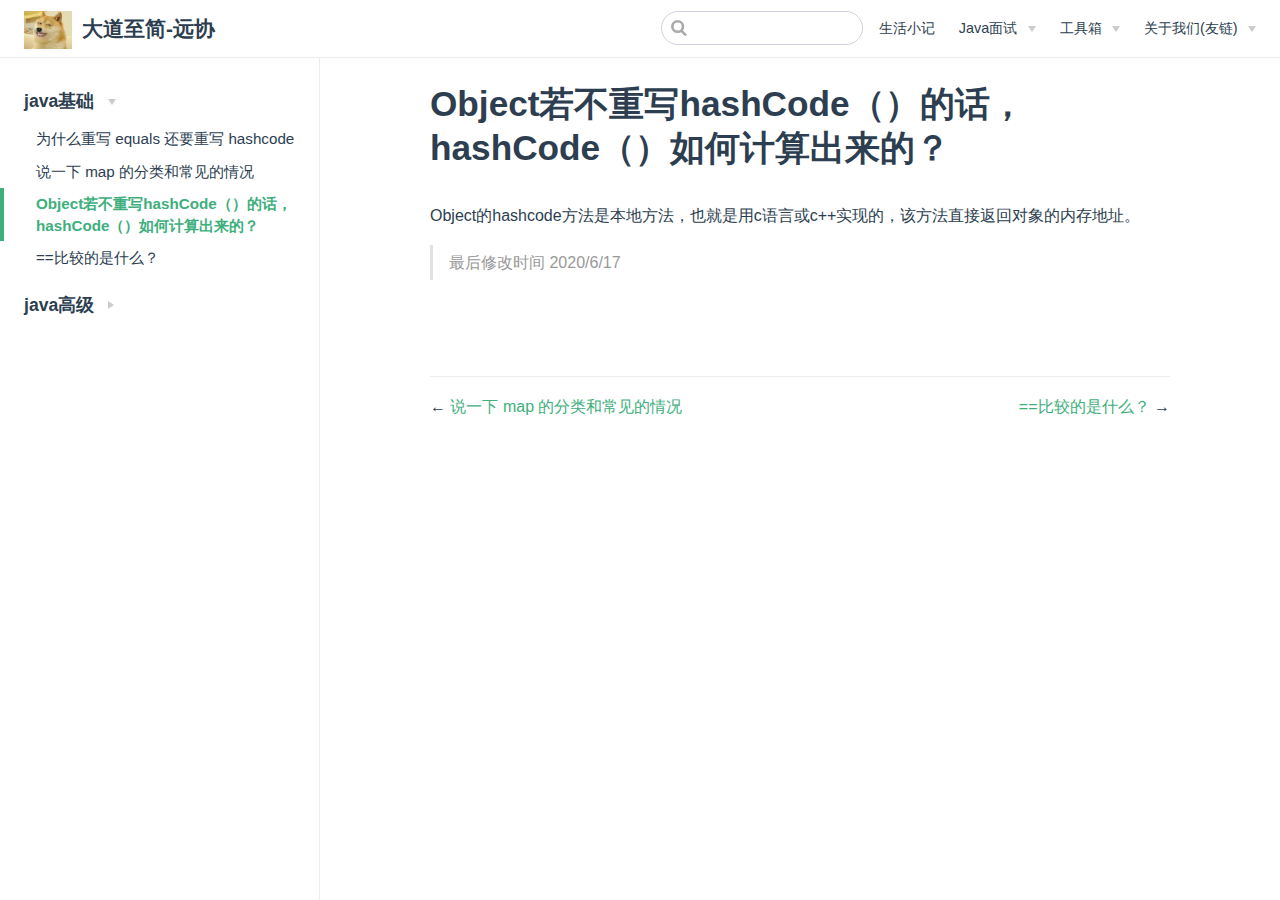
<file: interview/basis/notes/3.html>
<!DOCTYPE html>
<html lang="en-US">
  <head>
    <meta charset="utf-8">
    <meta name="viewport" content="width=device-width,initial-scale=1">
    <title>Object若不重写hashCode（）的话，hashCode（）如何计算出来的？ | 大道至简-远协</title>
    <meta name="generator" content="VuePress 1.5.0">
    <link rel="icon" href="/img/logo.png">
    <link rel="stylesheet" href="/css/style.css">
    <meta name="description" content="我们的征途是星辰大海 , 我们的终点是橙海猖狂">
    <link rel="preload" href="/assets/css/0.styles.e7a37e08.css" as="style"><link rel="preload" href="/assets/js/app.33aebbd5.js" as="script"><link rel="preload" href="/assets/js/2.0ec8e832.js" as="script"><link rel="preload" href="/assets/js/13.c4e60d6a.js" as="script"><link rel="prefetch" href="/assets/js/10.7ad6cadd.js"><link rel="prefetch" href="/assets/js/11.a10a973a.js"><link rel="prefetch" href="/assets/js/12.dce22a39.js"><link rel="prefetch" href="/assets/js/14.2c20a639.js"><link rel="prefetch" href="/assets/js/15.20f5d647.js"><link rel="prefetch" href="/assets/js/16.7c0e454c.js"><link rel="prefetch" href="/assets/js/3.ede37149.js"><link rel="prefetch" href="/assets/js/4.66420100.js"><link rel="prefetch" href="/assets/js/5.0edb4fbe.js"><link rel="prefetch" href="/assets/js/6.66d0771d.js"><link rel="prefetch" href="/assets/js/7.ec723f9e.js"><link rel="prefetch" href="/assets/js/8.1a14435f.js"><link rel="prefetch" href="/assets/js/9.a8a47282.js">
    <link rel="stylesheet" href="/assets/css/0.styles.e7a37e08.css">
  </head>
  <body>
    <div id="app" data-server-rendered="true"><div class="theme-container"><header class="navbar"><div class="sidebar-button"><svg xmlns="http://www.w3.org/2000/svg" aria-hidden="true" role="img" viewBox="0 0 448 512" class="icon"><path fill="currentColor" d="M436 124H12c-6.627 0-12-5.373-12-12V80c0-6.627 5.373-12 12-12h424c6.627 0 12 5.373 12 12v32c0 6.627-5.373 12-12 12zm0 160H12c-6.627 0-12-5.373-12-12v-32c0-6.627 5.373-12 12-12h424c6.627 0 12 5.373 12 12v32c0 6.627-5.373 12-12 12zm0 160H12c-6.627 0-12-5.373-12-12v-32c0-6.627 5.373-12 12-12h424c6.627 0 12 5.373 12 12v32c0 6.627-5.373 12-12 12z"></path></svg></div> <a href="/" class="home-link router-link-active"><!----> <span class="site-name">大道至简-远协</span></a> <div class="links"><div class="search-box"><input aria-label="Search" autocomplete="off" spellcheck="false" value=""> <!----></div> <nav class="nav-links can-hide"><div class="nav-item"><a href="/mylife/" class="nav-link">
  生活小记
</a></div><div class="nav-item"><div class="dropdown-wrapper"><button type="button" aria-label="Java面试" class="dropdown-title"><span class="title">Java面试</span> <span class="arrow right"></span></button> <ul class="nav-dropdown" style="display:none;"><li class="dropdown-item"><!----> <a href="/interview/basis/" class="nav-link router-link-active">
  Java基础
</a></li><li class="dropdown-item"><!----> <a href="/interview/advance/" class="nav-link">
  Java进阶
</a></li></ul></div></div><div class="nav-item"><div class="dropdown-wrapper"><button type="button" aria-label="工具箱" class="dropdown-title"><span class="title">工具箱</span> <span class="arrow right"></span></button> <ul class="nav-dropdown" style="display:none;"><li class="dropdown-item"><h4>
          在线编辑
        </h4> <ul class="dropdown-subitem-wrapper"><li class="dropdown-subitem"><a href="https://tinypng.com/" target="_blank" rel="noopener noreferrer" class="nav-link external">
  图片压缩
  <svg xmlns="http://www.w3.org/2000/svg" aria-hidden="true" x="0px" y="0px" viewBox="0 0 100 100" width="15" height="15" class="icon outbound"><path fill="currentColor" d="M18.8,85.1h56l0,0c2.2,0,4-1.8,4-4v-32h-8v28h-48v-48h28v-8h-32l0,0c-2.2,0-4,1.8-4,4v56C14.8,83.3,16.6,85.1,18.8,85.1z"></path> <polygon fill="currentColor" points="45.7,48.7 51.3,54.3 77.2,28.5 77.2,37.2 85.2,37.2 85.2,14.9 62.8,14.9 62.8,22.9 71.5,22.9"></polygon></svg></a></li></ul></li><li class="dropdown-item"><h4>
          在线服务
        </h4> <ul class="dropdown-subitem-wrapper"><li class="dropdown-subitem"><a href="https://www.aliyun.com/" target="_blank" rel="noopener noreferrer" class="nav-link external">
  阿里云
  <svg xmlns="http://www.w3.org/2000/svg" aria-hidden="true" x="0px" y="0px" viewBox="0 0 100 100" width="15" height="15" class="icon outbound"><path fill="currentColor" d="M18.8,85.1h56l0,0c2.2,0,4-1.8,4-4v-32h-8v28h-48v-48h28v-8h-32l0,0c-2.2,0-4,1.8-4,4v56C14.8,83.3,16.6,85.1,18.8,85.1z"></path> <polygon fill="currentColor" points="45.7,48.7 51.3,54.3 77.2,28.5 77.2,37.2 85.2,37.2 85.2,14.9 62.8,14.9 62.8,22.9 71.5,22.9"></polygon></svg></a></li><li class="dropdown-subitem"><a href="https://cloud.tencent.com/" target="_blank" rel="noopener noreferrer" class="nav-link external">
  腾讯云
  <svg xmlns="http://www.w3.org/2000/svg" aria-hidden="true" x="0px" y="0px" viewBox="0 0 100 100" width="15" height="15" class="icon outbound"><path fill="currentColor" d="M18.8,85.1h56l0,0c2.2,0,4-1.8,4-4v-32h-8v28h-48v-48h28v-8h-32l0,0c-2.2,0-4,1.8-4,4v56C14.8,83.3,16.6,85.1,18.8,85.1z"></path> <polygon fill="currentColor" points="45.7,48.7 51.3,54.3 77.2,28.5 77.2,37.2 85.2,37.2 85.2,14.9 62.8,14.9 62.8,22.9 71.5,22.9"></polygon></svg></a></li></ul></li><li class="dropdown-item"><h4>
          博客指南
        </h4> <ul class="dropdown-subitem-wrapper"><li class="dropdown-subitem"><a href="https://juejin.im/" target="_blank" rel="noopener noreferrer" class="nav-link external">
  掘金
  <svg xmlns="http://www.w3.org/2000/svg" aria-hidden="true" x="0px" y="0px" viewBox="0 0 100 100" width="15" height="15" class="icon outbound"><path fill="currentColor" d="M18.8,85.1h56l0,0c2.2,0,4-1.8,4-4v-32h-8v28h-48v-48h28v-8h-32l0,0c-2.2,0-4,1.8-4,4v56C14.8,83.3,16.6,85.1,18.8,85.1z"></path> <polygon fill="currentColor" points="45.7,48.7 51.3,54.3 77.2,28.5 77.2,37.2 85.2,37.2 85.2,14.9 62.8,14.9 62.8,22.9 71.5,22.9"></polygon></svg></a></li><li class="dropdown-subitem"><a href="https://blog.csdn.net/" target="_blank" rel="noopener noreferrer" class="nav-link external">
  CSDN
  <svg xmlns="http://www.w3.org/2000/svg" aria-hidden="true" x="0px" y="0px" viewBox="0 0 100 100" width="15" height="15" class="icon outbound"><path fill="currentColor" d="M18.8,85.1h56l0,0c2.2,0,4-1.8,4-4v-32h-8v28h-48v-48h28v-8h-32l0,0c-2.2,0-4,1.8-4,4v56C14.8,83.3,16.6,85.1,18.8,85.1z"></path> <polygon fill="currentColor" points="45.7,48.7 51.3,54.3 77.2,28.5 77.2,37.2 85.2,37.2 85.2,14.9 62.8,14.9 62.8,22.9 71.5,22.9"></polygon></svg></a></li></ul></li></ul></div></div><div class="nav-item"><div class="dropdown-wrapper"><button type="button" aria-label="关于我们(友链)" class="dropdown-title"><span class="title">关于我们(友链)</span> <span class="arrow right"></span></button> <ul class="nav-dropdown" style="display:none;"><li class="dropdown-item"><!----> <a href="/about/" class="nav-link">
  关于作者
</a></li><li class="dropdown-item"><!----> <a href="https://atcumt.com/" target="_blank" rel="noopener noreferrer" class="nav-link external">
  翔工作室
  <svg xmlns="http://www.w3.org/2000/svg" aria-hidden="true" x="0px" y="0px" viewBox="0 0 100 100" width="15" height="15" class="icon outbound"><path fill="currentColor" d="M18.8,85.1h56l0,0c2.2,0,4-1.8,4-4v-32h-8v28h-48v-48h28v-8h-32l0,0c-2.2,0-4,1.8-4,4v56C14.8,83.3,16.6,85.1,18.8,85.1z"></path> <polygon fill="currentColor" points="45.7,48.7 51.3,54.3 77.2,28.5 77.2,37.2 85.2,37.2 85.2,14.9 62.8,14.9 62.8,22.9 71.5,22.9"></polygon></svg></a></li><li class="dropdown-item"><!----> <a href="https://caiyuedamowang.github.io/" target="_blank" rel="noopener noreferrer" class="nav-link external">
  Breez
  <svg xmlns="http://www.w3.org/2000/svg" aria-hidden="true" x="0px" y="0px" viewBox="0 0 100 100" width="15" height="15" class="icon outbound"><path fill="currentColor" d="M18.8,85.1h56l0,0c2.2,0,4-1.8,4-4v-32h-8v28h-48v-48h28v-8h-32l0,0c-2.2,0-4,1.8-4,4v56C14.8,83.3,16.6,85.1,18.8,85.1z"></path> <polygon fill="currentColor" points="45.7,48.7 51.3,54.3 77.2,28.5 77.2,37.2 85.2,37.2 85.2,14.9 62.8,14.9 62.8,22.9 71.5,22.9"></polygon></svg></a></li></ul></div></div> <!----></nav></div></header> <div class="sidebar-mask"></div> <aside class="sidebar"><nav class="nav-links"><div class="nav-item"><a href="/mylife/" class="nav-link">
  生活小记
</a></div><div class="nav-item"><div class="dropdown-wrapper"><button type="button" aria-label="Java面试" class="dropdown-title"><span class="title">Java面试</span> <span class="arrow right"></span></button> <ul class="nav-dropdown" style="display:none;"><li class="dropdown-item"><!----> <a href="/interview/basis/" class="nav-link router-link-active">
  Java基础
</a></li><li class="dropdown-item"><!----> <a href="/interview/advance/" class="nav-link">
  Java进阶
</a></li></ul></div></div><div class="nav-item"><div class="dropdown-wrapper"><button type="button" aria-label="工具箱" class="dropdown-title"><span class="title">工具箱</span> <span class="arrow right"></span></button> <ul class="nav-dropdown" style="display:none;"><li class="dropdown-item"><h4>
          在线编辑
        </h4> <ul class="dropdown-subitem-wrapper"><li class="dropdown-subitem"><a href="https://tinypng.com/" target="_blank" rel="noopener noreferrer" class="nav-link external">
  图片压缩
  <svg xmlns="http://www.w3.org/2000/svg" aria-hidden="true" x="0px" y="0px" viewBox="0 0 100 100" width="15" height="15" class="icon outbound"><path fill="currentColor" d="M18.8,85.1h56l0,0c2.2,0,4-1.8,4-4v-32h-8v28h-48v-48h28v-8h-32l0,0c-2.2,0-4,1.8-4,4v56C14.8,83.3,16.6,85.1,18.8,85.1z"></path> <polygon fill="currentColor" points="45.7,48.7 51.3,54.3 77.2,28.5 77.2,37.2 85.2,37.2 85.2,14.9 62.8,14.9 62.8,22.9 71.5,22.9"></polygon></svg></a></li></ul></li><li class="dropdown-item"><h4>
          在线服务
        </h4> <ul class="dropdown-subitem-wrapper"><li class="dropdown-subitem"><a href="https://www.aliyun.com/" target="_blank" rel="noopener noreferrer" class="nav-link external">
  阿里云
  <svg xmlns="http://www.w3.org/2000/svg" aria-hidden="true" x="0px" y="0px" viewBox="0 0 100 100" width="15" height="15" class="icon outbound"><path fill="currentColor" d="M18.8,85.1h56l0,0c2.2,0,4-1.8,4-4v-32h-8v28h-48v-48h28v-8h-32l0,0c-2.2,0-4,1.8-4,4v56C14.8,83.3,16.6,85.1,18.8,85.1z"></path> <polygon fill="currentColor" points="45.7,48.7 51.3,54.3 77.2,28.5 77.2,37.2 85.2,37.2 85.2,14.9 62.8,14.9 62.8,22.9 71.5,22.9"></polygon></svg></a></li><li class="dropdown-subitem"><a href="https://cloud.tencent.com/" target="_blank" rel="noopener noreferrer" class="nav-link external">
  腾讯云
  <svg xmlns="http://www.w3.org/2000/svg" aria-hidden="true" x="0px" y="0px" viewBox="0 0 100 100" width="15" height="15" class="icon outbound"><path fill="currentColor" d="M18.8,85.1h56l0,0c2.2,0,4-1.8,4-4v-32h-8v28h-48v-48h28v-8h-32l0,0c-2.2,0-4,1.8-4,4v56C14.8,83.3,16.6,85.1,18.8,85.1z"></path> <polygon fill="currentColor" points="45.7,48.7 51.3,54.3 77.2,28.5 77.2,37.2 85.2,37.2 85.2,14.9 62.8,14.9 62.8,22.9 71.5,22.9"></polygon></svg></a></li></ul></li><li class="dropdown-item"><h4>
          博客指南
        </h4> <ul class="dropdown-subitem-wrapper"><li class="dropdown-subitem"><a href="https://juejin.im/" target="_blank" rel="noopener noreferrer" class="nav-link external">
  掘金
  <svg xmlns="http://www.w3.org/2000/svg" aria-hidden="true" x="0px" y="0px" viewBox="0 0 100 100" width="15" height="15" class="icon outbound"><path fill="currentColor" d="M18.8,85.1h56l0,0c2.2,0,4-1.8,4-4v-32h-8v28h-48v-48h28v-8h-32l0,0c-2.2,0-4,1.8-4,4v56C14.8,83.3,16.6,85.1,18.8,85.1z"></path> <polygon fill="currentColor" points="45.7,48.7 51.3,54.3 77.2,28.5 77.2,37.2 85.2,37.2 85.2,14.9 62.8,14.9 62.8,22.9 71.5,22.9"></polygon></svg></a></li><li class="dropdown-subitem"><a href="https://blog.csdn.net/" target="_blank" rel="noopener noreferrer" class="nav-link external">
  CSDN
  <svg xmlns="http://www.w3.org/2000/svg" aria-hidden="true" x="0px" y="0px" viewBox="0 0 100 100" width="15" height="15" class="icon outbound"><path fill="currentColor" d="M18.8,85.1h56l0,0c2.2,0,4-1.8,4-4v-32h-8v28h-48v-48h28v-8h-32l0,0c-2.2,0-4,1.8-4,4v56C14.8,83.3,16.6,85.1,18.8,85.1z"></path> <polygon fill="currentColor" points="45.7,48.7 51.3,54.3 77.2,28.5 77.2,37.2 85.2,37.2 85.2,14.9 62.8,14.9 62.8,22.9 71.5,22.9"></polygon></svg></a></li></ul></li></ul></div></div><div class="nav-item"><div class="dropdown-wrapper"><button type="button" aria-label="关于我们(友链)" class="dropdown-title"><span class="title">关于我们(友链)</span> <span class="arrow right"></span></button> <ul class="nav-dropdown" style="display:none;"><li class="dropdown-item"><!----> <a href="/about/" class="nav-link">
  关于作者
</a></li><li class="dropdown-item"><!----> <a href="https://atcumt.com/" target="_blank" rel="noopener noreferrer" class="nav-link external">
  翔工作室
  <svg xmlns="http://www.w3.org/2000/svg" aria-hidden="true" x="0px" y="0px" viewBox="0 0 100 100" width="15" height="15" class="icon outbound"><path fill="currentColor" d="M18.8,85.1h56l0,0c2.2,0,4-1.8,4-4v-32h-8v28h-48v-48h28v-8h-32l0,0c-2.2,0-4,1.8-4,4v56C14.8,83.3,16.6,85.1,18.8,85.1z"></path> <polygon fill="currentColor" points="45.7,48.7 51.3,54.3 77.2,28.5 77.2,37.2 85.2,37.2 85.2,14.9 62.8,14.9 62.8,22.9 71.5,22.9"></polygon></svg></a></li><li class="dropdown-item"><!----> <a href="https://caiyuedamowang.github.io/" target="_blank" rel="noopener noreferrer" class="nav-link external">
  Breez
  <svg xmlns="http://www.w3.org/2000/svg" aria-hidden="true" x="0px" y="0px" viewBox="0 0 100 100" width="15" height="15" class="icon outbound"><path fill="currentColor" d="M18.8,85.1h56l0,0c2.2,0,4-1.8,4-4v-32h-8v28h-48v-48h28v-8h-32l0,0c-2.2,0-4,1.8-4,4v56C14.8,83.3,16.6,85.1,18.8,85.1z"></path> <polygon fill="currentColor" points="45.7,48.7 51.3,54.3 77.2,28.5 77.2,37.2 85.2,37.2 85.2,14.9 62.8,14.9 62.8,22.9 71.5,22.9"></polygon></svg></a></li></ul></div></div> <!----></nav>  <ul class="sidebar-links"><li><section class="sidebar-group collapsable depth-0"><p class="sidebar-heading open"><span>java基础</span> <span class="arrow down"></span></p> <ul class="sidebar-links sidebar-group-items"><li><a href="/interview/basis/notes/1.html" class="sidebar-link">为什么重写 equals 还要重写 hashcode</a></li><li><a href="/interview/basis/notes/2.html" class="sidebar-link">说一下 map 的分类和常见的情况</a></li><li><a href="/interview/basis/notes/3.html" aria-current="page" class="active sidebar-link">Object若不重写hashCode（）的话，hashCode（）如何计算出来的？</a></li><li><a href="/interview/basis/notes/4.html" class="sidebar-link">==比较的是什么？</a></li></ul></section></li><li><section class="sidebar-group collapsable depth-0"><p class="sidebar-heading"><span>java高级</span> <span class="arrow right"></span></p> <!----></section></li></ul> </aside> <main class="page"> <div class="theme-default-content content__default"><h1 id="object若不重写hashcode（）的话，hashcode（）如何计算出来的？"><a href="#object若不重写hashcode（）的话，hashcode（）如何计算出来的？" class="header-anchor">#</a> Object若不重写hashCode（）的话，hashCode（）如何计算出来的？</h1> <p>Object的hashcode方法是本地方法，也就是用c语言或c++实现的，该方法直接返回对象的内存地址。</p> <blockquote><p>最后修改时间 2020/6/17</p></blockquote></div> <footer class="page-edit"><!----> <!----></footer> <div class="page-nav"><p class="inner"><span class="prev">
      ←
      <a href="/interview/basis/notes/2.html" class="prev">
        说一下 map 的分类和常见的情况
      </a></span> <span class="next"><a href="/interview/basis/notes/4.html">
        ==比较的是什么？
      </a>
      →
    </span></p></div> </main></div><div class="global-ui"></div></div>
    <script src="/assets/js/app.33aebbd5.js" defer></script><script src="/assets/js/2.0ec8e832.js" defer></script><script src="/assets/js/13.c4e60d6a.js" defer></script>
  </body>
</html>
</file>
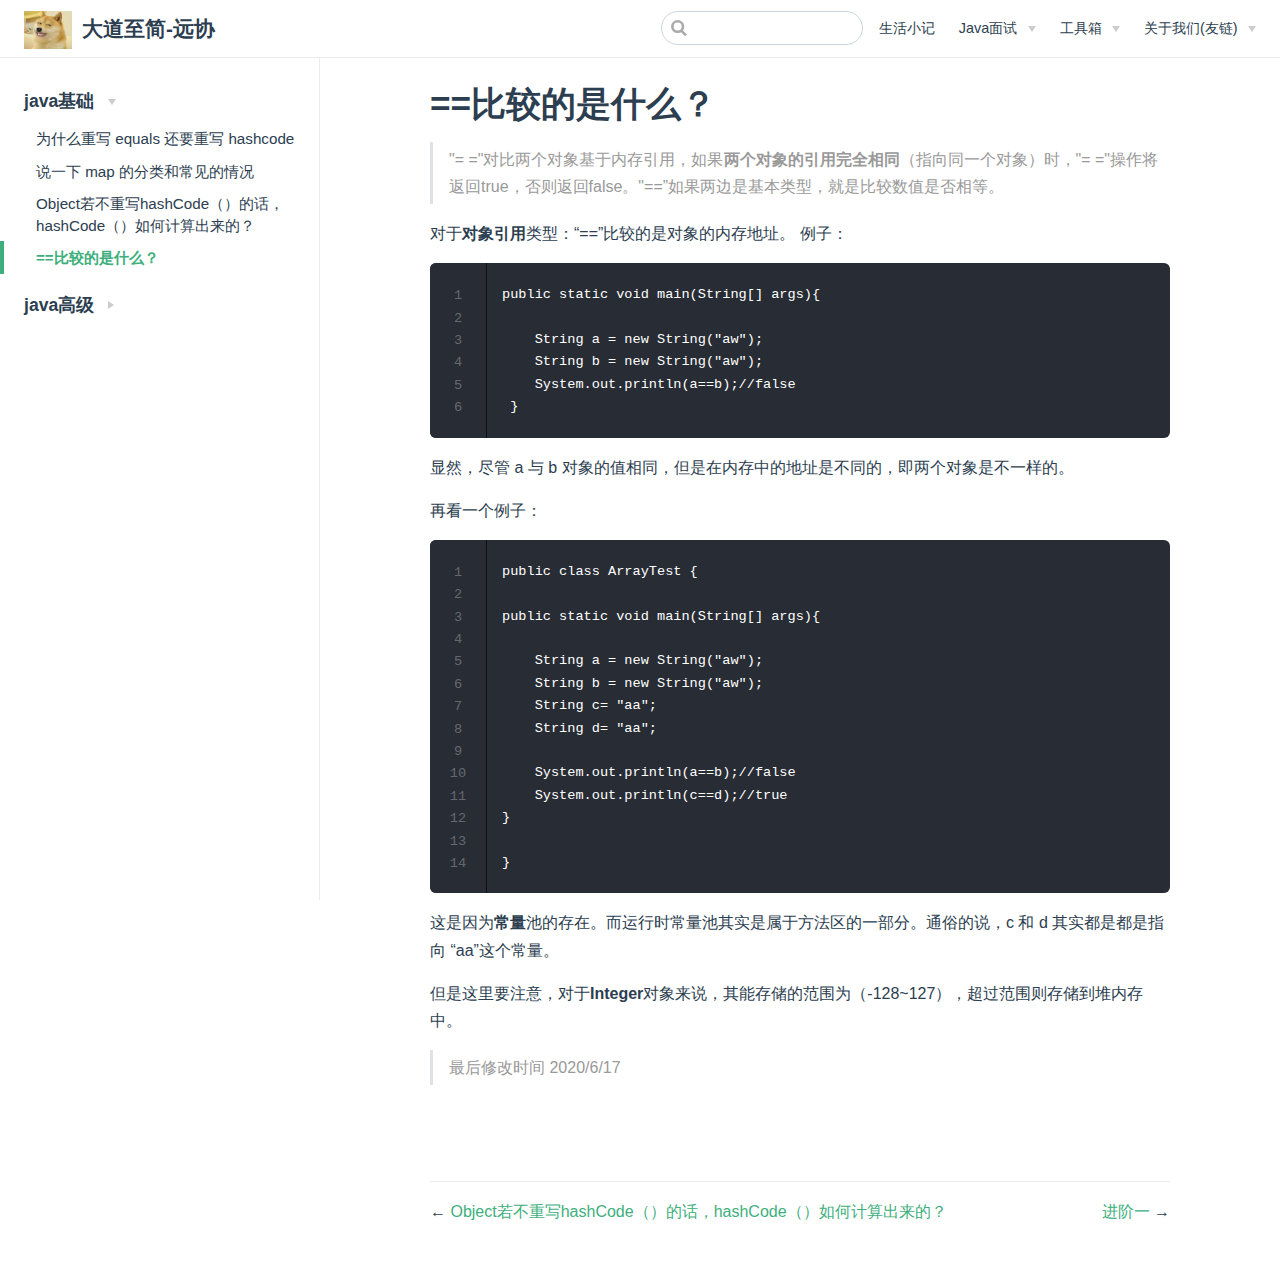
<file: interview/basis/notes/4.html>
<!DOCTYPE html>
<html lang="en-US">
  <head>
    <meta charset="utf-8">
    <meta name="viewport" content="width=device-width,initial-scale=1">
    <title>==比较的是什么？ | 大道至简-远协</title>
    <meta name="generator" content="VuePress 1.5.0">
    <link rel="icon" href="/img/logo.png">
    <link rel="stylesheet" href="/css/style.css">
    <meta name="description" content="我们的征途是星辰大海 , 我们的终点是橙海猖狂">
    <link rel="preload" href="/assets/css/0.styles.e7a37e08.css" as="style"><link rel="preload" href="/assets/js/app.33aebbd5.js" as="script"><link rel="preload" href="/assets/js/2.0ec8e832.js" as="script"><link rel="preload" href="/assets/js/14.2c20a639.js" as="script"><link rel="prefetch" href="/assets/js/10.7ad6cadd.js"><link rel="prefetch" href="/assets/js/11.a10a973a.js"><link rel="prefetch" href="/assets/js/12.dce22a39.js"><link rel="prefetch" href="/assets/js/13.c4e60d6a.js"><link rel="prefetch" href="/assets/js/15.20f5d647.js"><link rel="prefetch" href="/assets/js/16.7c0e454c.js"><link rel="prefetch" href="/assets/js/3.ede37149.js"><link rel="prefetch" href="/assets/js/4.66420100.js"><link rel="prefetch" href="/assets/js/5.0edb4fbe.js"><link rel="prefetch" href="/assets/js/6.66d0771d.js"><link rel="prefetch" href="/assets/js/7.ec723f9e.js"><link rel="prefetch" href="/assets/js/8.1a14435f.js"><link rel="prefetch" href="/assets/js/9.a8a47282.js">
    <link rel="stylesheet" href="/assets/css/0.styles.e7a37e08.css">
  </head>
  <body>
    <div id="app" data-server-rendered="true"><div class="theme-container"><header class="navbar"><div class="sidebar-button"><svg xmlns="http://www.w3.org/2000/svg" aria-hidden="true" role="img" viewBox="0 0 448 512" class="icon"><path fill="currentColor" d="M436 124H12c-6.627 0-12-5.373-12-12V80c0-6.627 5.373-12 12-12h424c6.627 0 12 5.373 12 12v32c0 6.627-5.373 12-12 12zm0 160H12c-6.627 0-12-5.373-12-12v-32c0-6.627 5.373-12 12-12h424c6.627 0 12 5.373 12 12v32c0 6.627-5.373 12-12 12zm0 160H12c-6.627 0-12-5.373-12-12v-32c0-6.627 5.373-12 12-12h424c6.627 0 12 5.373 12 12v32c0 6.627-5.373 12-12 12z"></path></svg></div> <a href="/" class="home-link router-link-active"><!----> <span class="site-name">大道至简-远协</span></a> <div class="links"><div class="search-box"><input aria-label="Search" autocomplete="off" spellcheck="false" value=""> <!----></div> <nav class="nav-links can-hide"><div class="nav-item"><a href="/mylife/" class="nav-link">
  生活小记
</a></div><div class="nav-item"><div class="dropdown-wrapper"><button type="button" aria-label="Java面试" class="dropdown-title"><span class="title">Java面试</span> <span class="arrow right"></span></button> <ul class="nav-dropdown" style="display:none;"><li class="dropdown-item"><!----> <a href="/interview/basis/" class="nav-link router-link-active">
  Java基础
</a></li><li class="dropdown-item"><!----> <a href="/interview/advance/" class="nav-link">
  Java进阶
</a></li></ul></div></div><div class="nav-item"><div class="dropdown-wrapper"><button type="button" aria-label="工具箱" class="dropdown-title"><span class="title">工具箱</span> <span class="arrow right"></span></button> <ul class="nav-dropdown" style="display:none;"><li class="dropdown-item"><h4>
          在线编辑
        </h4> <ul class="dropdown-subitem-wrapper"><li class="dropdown-subitem"><a href="https://tinypng.com/" target="_blank" rel="noopener noreferrer" class="nav-link external">
  图片压缩
  <svg xmlns="http://www.w3.org/2000/svg" aria-hidden="true" x="0px" y="0px" viewBox="0 0 100 100" width="15" height="15" class="icon outbound"><path fill="currentColor" d="M18.8,85.1h56l0,0c2.2,0,4-1.8,4-4v-32h-8v28h-48v-48h28v-8h-32l0,0c-2.2,0-4,1.8-4,4v56C14.8,83.3,16.6,85.1,18.8,85.1z"></path> <polygon fill="currentColor" points="45.7,48.7 51.3,54.3 77.2,28.5 77.2,37.2 85.2,37.2 85.2,14.9 62.8,14.9 62.8,22.9 71.5,22.9"></polygon></svg></a></li></ul></li><li class="dropdown-item"><h4>
          在线服务
        </h4> <ul class="dropdown-subitem-wrapper"><li class="dropdown-subitem"><a href="https://www.aliyun.com/" target="_blank" rel="noopener noreferrer" class="nav-link external">
  阿里云
  <svg xmlns="http://www.w3.org/2000/svg" aria-hidden="true" x="0px" y="0px" viewBox="0 0 100 100" width="15" height="15" class="icon outbound"><path fill="currentColor" d="M18.8,85.1h56l0,0c2.2,0,4-1.8,4-4v-32h-8v28h-48v-48h28v-8h-32l0,0c-2.2,0-4,1.8-4,4v56C14.8,83.3,16.6,85.1,18.8,85.1z"></path> <polygon fill="currentColor" points="45.7,48.7 51.3,54.3 77.2,28.5 77.2,37.2 85.2,37.2 85.2,14.9 62.8,14.9 62.8,22.9 71.5,22.9"></polygon></svg></a></li><li class="dropdown-subitem"><a href="https://cloud.tencent.com/" target="_blank" rel="noopener noreferrer" class="nav-link external">
  腾讯云
  <svg xmlns="http://www.w3.org/2000/svg" aria-hidden="true" x="0px" y="0px" viewBox="0 0 100 100" width="15" height="15" class="icon outbound"><path fill="currentColor" d="M18.8,85.1h56l0,0c2.2,0,4-1.8,4-4v-32h-8v28h-48v-48h28v-8h-32l0,0c-2.2,0-4,1.8-4,4v56C14.8,83.3,16.6,85.1,18.8,85.1z"></path> <polygon fill="currentColor" points="45.7,48.7 51.3,54.3 77.2,28.5 77.2,37.2 85.2,37.2 85.2,14.9 62.8,14.9 62.8,22.9 71.5,22.9"></polygon></svg></a></li></ul></li><li class="dropdown-item"><h4>
          博客指南
        </h4> <ul class="dropdown-subitem-wrapper"><li class="dropdown-subitem"><a href="https://juejin.im/" target="_blank" rel="noopener noreferrer" class="nav-link external">
  掘金
  <svg xmlns="http://www.w3.org/2000/svg" aria-hidden="true" x="0px" y="0px" viewBox="0 0 100 100" width="15" height="15" class="icon outbound"><path fill="currentColor" d="M18.8,85.1h56l0,0c2.2,0,4-1.8,4-4v-32h-8v28h-48v-48h28v-8h-32l0,0c-2.2,0-4,1.8-4,4v56C14.8,83.3,16.6,85.1,18.8,85.1z"></path> <polygon fill="currentColor" points="45.7,48.7 51.3,54.3 77.2,28.5 77.2,37.2 85.2,37.2 85.2,14.9 62.8,14.9 62.8,22.9 71.5,22.9"></polygon></svg></a></li><li class="dropdown-subitem"><a href="https://blog.csdn.net/" target="_blank" rel="noopener noreferrer" class="nav-link external">
  CSDN
  <svg xmlns="http://www.w3.org/2000/svg" aria-hidden="true" x="0px" y="0px" viewBox="0 0 100 100" width="15" height="15" class="icon outbound"><path fill="currentColor" d="M18.8,85.1h56l0,0c2.2,0,4-1.8,4-4v-32h-8v28h-48v-48h28v-8h-32l0,0c-2.2,0-4,1.8-4,4v56C14.8,83.3,16.6,85.1,18.8,85.1z"></path> <polygon fill="currentColor" points="45.7,48.7 51.3,54.3 77.2,28.5 77.2,37.2 85.2,37.2 85.2,14.9 62.8,14.9 62.8,22.9 71.5,22.9"></polygon></svg></a></li></ul></li></ul></div></div><div class="nav-item"><div class="dropdown-wrapper"><button type="button" aria-label="关于我们(友链)" class="dropdown-title"><span class="title">关于我们(友链)</span> <span class="arrow right"></span></button> <ul class="nav-dropdown" style="display:none;"><li class="dropdown-item"><!----> <a href="/about/" class="nav-link">
  关于作者
</a></li><li class="dropdown-item"><!----> <a href="https://atcumt.com/" target="_blank" rel="noopener noreferrer" class="nav-link external">
  翔工作室
  <svg xmlns="http://www.w3.org/2000/svg" aria-hidden="true" x="0px" y="0px" viewBox="0 0 100 100" width="15" height="15" class="icon outbound"><path fill="currentColor" d="M18.8,85.1h56l0,0c2.2,0,4-1.8,4-4v-32h-8v28h-48v-48h28v-8h-32l0,0c-2.2,0-4,1.8-4,4v56C14.8,83.3,16.6,85.1,18.8,85.1z"></path> <polygon fill="currentColor" points="45.7,48.7 51.3,54.3 77.2,28.5 77.2,37.2 85.2,37.2 85.2,14.9 62.8,14.9 62.8,22.9 71.5,22.9"></polygon></svg></a></li><li class="dropdown-item"><!----> <a href="https://caiyuedamowang.github.io/" target="_blank" rel="noopener noreferrer" class="nav-link external">
  Breez
  <svg xmlns="http://www.w3.org/2000/svg" aria-hidden="true" x="0px" y="0px" viewBox="0 0 100 100" width="15" height="15" class="icon outbound"><path fill="currentColor" d="M18.8,85.1h56l0,0c2.2,0,4-1.8,4-4v-32h-8v28h-48v-48h28v-8h-32l0,0c-2.2,0-4,1.8-4,4v56C14.8,83.3,16.6,85.1,18.8,85.1z"></path> <polygon fill="currentColor" points="45.7,48.7 51.3,54.3 77.2,28.5 77.2,37.2 85.2,37.2 85.2,14.9 62.8,14.9 62.8,22.9 71.5,22.9"></polygon></svg></a></li></ul></div></div> <!----></nav></div></header> <div class="sidebar-mask"></div> <aside class="sidebar"><nav class="nav-links"><div class="nav-item"><a href="/mylife/" class="nav-link">
  生活小记
</a></div><div class="nav-item"><div class="dropdown-wrapper"><button type="button" aria-label="Java面试" class="dropdown-title"><span class="title">Java面试</span> <span class="arrow right"></span></button> <ul class="nav-dropdown" style="display:none;"><li class="dropdown-item"><!----> <a href="/interview/basis/" class="nav-link router-link-active">
  Java基础
</a></li><li class="dropdown-item"><!----> <a href="/interview/advance/" class="nav-link">
  Java进阶
</a></li></ul></div></div><div class="nav-item"><div class="dropdown-wrapper"><button type="button" aria-label="工具箱" class="dropdown-title"><span class="title">工具箱</span> <span class="arrow right"></span></button> <ul class="nav-dropdown" style="display:none;"><li class="dropdown-item"><h4>
          在线编辑
        </h4> <ul class="dropdown-subitem-wrapper"><li class="dropdown-subitem"><a href="https://tinypng.com/" target="_blank" rel="noopener noreferrer" class="nav-link external">
  图片压缩
  <svg xmlns="http://www.w3.org/2000/svg" aria-hidden="true" x="0px" y="0px" viewBox="0 0 100 100" width="15" height="15" class="icon outbound"><path fill="currentColor" d="M18.8,85.1h56l0,0c2.2,0,4-1.8,4-4v-32h-8v28h-48v-48h28v-8h-32l0,0c-2.2,0-4,1.8-4,4v56C14.8,83.3,16.6,85.1,18.8,85.1z"></path> <polygon fill="currentColor" points="45.7,48.7 51.3,54.3 77.2,28.5 77.2,37.2 85.2,37.2 85.2,14.9 62.8,14.9 62.8,22.9 71.5,22.9"></polygon></svg></a></li></ul></li><li class="dropdown-item"><h4>
          在线服务
        </h4> <ul class="dropdown-subitem-wrapper"><li class="dropdown-subitem"><a href="https://www.aliyun.com/" target="_blank" rel="noopener noreferrer" class="nav-link external">
  阿里云
  <svg xmlns="http://www.w3.org/2000/svg" aria-hidden="true" x="0px" y="0px" viewBox="0 0 100 100" width="15" height="15" class="icon outbound"><path fill="currentColor" d="M18.8,85.1h56l0,0c2.2,0,4-1.8,4-4v-32h-8v28h-48v-48h28v-8h-32l0,0c-2.2,0-4,1.8-4,4v56C14.8,83.3,16.6,85.1,18.8,85.1z"></path> <polygon fill="currentColor" points="45.7,48.7 51.3,54.3 77.2,28.5 77.2,37.2 85.2,37.2 85.2,14.9 62.8,14.9 62.8,22.9 71.5,22.9"></polygon></svg></a></li><li class="dropdown-subitem"><a href="https://cloud.tencent.com/" target="_blank" rel="noopener noreferrer" class="nav-link external">
  腾讯云
  <svg xmlns="http://www.w3.org/2000/svg" aria-hidden="true" x="0px" y="0px" viewBox="0 0 100 100" width="15" height="15" class="icon outbound"><path fill="currentColor" d="M18.8,85.1h56l0,0c2.2,0,4-1.8,4-4v-32h-8v28h-48v-48h28v-8h-32l0,0c-2.2,0-4,1.8-4,4v56C14.8,83.3,16.6,85.1,18.8,85.1z"></path> <polygon fill="currentColor" points="45.7,48.7 51.3,54.3 77.2,28.5 77.2,37.2 85.2,37.2 85.2,14.9 62.8,14.9 62.8,22.9 71.5,22.9"></polygon></svg></a></li></ul></li><li class="dropdown-item"><h4>
          博客指南
        </h4> <ul class="dropdown-subitem-wrapper"><li class="dropdown-subitem"><a href="https://juejin.im/" target="_blank" rel="noopener noreferrer" class="nav-link external">
  掘金
  <svg xmlns="http://www.w3.org/2000/svg" aria-hidden="true" x="0px" y="0px" viewBox="0 0 100 100" width="15" height="15" class="icon outbound"><path fill="currentColor" d="M18.8,85.1h56l0,0c2.2,0,4-1.8,4-4v-32h-8v28h-48v-48h28v-8h-32l0,0c-2.2,0-4,1.8-4,4v56C14.8,83.3,16.6,85.1,18.8,85.1z"></path> <polygon fill="currentColor" points="45.7,48.7 51.3,54.3 77.2,28.5 77.2,37.2 85.2,37.2 85.2,14.9 62.8,14.9 62.8,22.9 71.5,22.9"></polygon></svg></a></li><li class="dropdown-subitem"><a href="https://blog.csdn.net/" target="_blank" rel="noopener noreferrer" class="nav-link external">
  CSDN
  <svg xmlns="http://www.w3.org/2000/svg" aria-hidden="true" x="0px" y="0px" viewBox="0 0 100 100" width="15" height="15" class="icon outbound"><path fill="currentColor" d="M18.8,85.1h56l0,0c2.2,0,4-1.8,4-4v-32h-8v28h-48v-48h28v-8h-32l0,0c-2.2,0-4,1.8-4,4v56C14.8,83.3,16.6,85.1,18.8,85.1z"></path> <polygon fill="currentColor" points="45.7,48.7 51.3,54.3 77.2,28.5 77.2,37.2 85.2,37.2 85.2,14.9 62.8,14.9 62.8,22.9 71.5,22.9"></polygon></svg></a></li></ul></li></ul></div></div><div class="nav-item"><div class="dropdown-wrapper"><button type="button" aria-label="关于我们(友链)" class="dropdown-title"><span class="title">关于我们(友链)</span> <span class="arrow right"></span></button> <ul class="nav-dropdown" style="display:none;"><li class="dropdown-item"><!----> <a href="/about/" class="nav-link">
  关于作者
</a></li><li class="dropdown-item"><!----> <a href="https://atcumt.com/" target="_blank" rel="noopener noreferrer" class="nav-link external">
  翔工作室
  <svg xmlns="http://www.w3.org/2000/svg" aria-hidden="true" x="0px" y="0px" viewBox="0 0 100 100" width="15" height="15" class="icon outbound"><path fill="currentColor" d="M18.8,85.1h56l0,0c2.2,0,4-1.8,4-4v-32h-8v28h-48v-48h28v-8h-32l0,0c-2.2,0-4,1.8-4,4v56C14.8,83.3,16.6,85.1,18.8,85.1z"></path> <polygon fill="currentColor" points="45.7,48.7 51.3,54.3 77.2,28.5 77.2,37.2 85.2,37.2 85.2,14.9 62.8,14.9 62.8,22.9 71.5,22.9"></polygon></svg></a></li><li class="dropdown-item"><!----> <a href="https://caiyuedamowang.github.io/" target="_blank" rel="noopener noreferrer" class="nav-link external">
  Breez
  <svg xmlns="http://www.w3.org/2000/svg" aria-hidden="true" x="0px" y="0px" viewBox="0 0 100 100" width="15" height="15" class="icon outbound"><path fill="currentColor" d="M18.8,85.1h56l0,0c2.2,0,4-1.8,4-4v-32h-8v28h-48v-48h28v-8h-32l0,0c-2.2,0-4,1.8-4,4v56C14.8,83.3,16.6,85.1,18.8,85.1z"></path> <polygon fill="currentColor" points="45.7,48.7 51.3,54.3 77.2,28.5 77.2,37.2 85.2,37.2 85.2,14.9 62.8,14.9 62.8,22.9 71.5,22.9"></polygon></svg></a></li></ul></div></div> <!----></nav>  <ul class="sidebar-links"><li><section class="sidebar-group collapsable depth-0"><p class="sidebar-heading open"><span>java基础</span> <span class="arrow down"></span></p> <ul class="sidebar-links sidebar-group-items"><li><a href="/interview/basis/notes/1.html" class="sidebar-link">为什么重写 equals 还要重写 hashcode</a></li><li><a href="/interview/basis/notes/2.html" class="sidebar-link">说一下 map 的分类和常见的情况</a></li><li><a href="/interview/basis/notes/3.html" class="sidebar-link">Object若不重写hashCode（）的话，hashCode（）如何计算出来的？</a></li><li><a href="/interview/basis/notes/4.html" aria-current="page" class="active sidebar-link">==比较的是什么？</a></li></ul></section></li><li><section class="sidebar-group collapsable depth-0"><p class="sidebar-heading"><span>java高级</span> <span class="arrow right"></span></p> <!----></section></li></ul> </aside> <main class="page"> <div class="theme-default-content content__default"><h1 id="比较的是什么？"><a href="#比较的是什么？" class="header-anchor">#</a> ==比较的是什么？</h1> <blockquote><p>&quot;= =&quot;对比两个对象基于内存引用，如果<strong>两个对象的引用完全相同</strong>（指向同一个对象）时，&quot;= =&quot;操作将返回true，否则返回false。&quot;==”如果两边是基本类型，就是比较数值是否相等。</p></blockquote> <p>对于<strong>对象引用</strong>类型：“==”比较的是对象的内存地址。
例子：</p> <div class="language- line-numbers-mode"><pre class="language-text"><code>public static void main(String[] args){

    String a = new String(&quot;aw&quot;);
    String b = new String(&quot;aw&quot;);
    System.out.println(a==b);//false
 }
</code></pre> <div class="line-numbers-wrapper"><span class="line-number">1</span><br><span class="line-number">2</span><br><span class="line-number">3</span><br><span class="line-number">4</span><br><span class="line-number">5</span><br><span class="line-number">6</span><br></div></div><p>显然，尽管 a 与 b 对象的值相同，但是在内存中的地址是不同的，即两个对象是不一样的。</p> <p>再看一个例子：</p> <div class="language- line-numbers-mode"><pre class="language-text"><code>public class ArrayTest {

public static void main(String[] args){

    String a = new String(&quot;aw&quot;);
    String b = new String(&quot;aw&quot;);
    String c= &quot;aa&quot;;
    String d= &quot;aa&quot;;

    System.out.println(a==b);//false
    System.out.println(c==d);//true
}

}
</code></pre> <div class="line-numbers-wrapper"><span class="line-number">1</span><br><span class="line-number">2</span><br><span class="line-number">3</span><br><span class="line-number">4</span><br><span class="line-number">5</span><br><span class="line-number">6</span><br><span class="line-number">7</span><br><span class="line-number">8</span><br><span class="line-number">9</span><br><span class="line-number">10</span><br><span class="line-number">11</span><br><span class="line-number">12</span><br><span class="line-number">13</span><br><span class="line-number">14</span><br></div></div><p>这是因为<strong>常量</strong>池的存在。而运行时常量池其实是属于方法区的一部分。通俗的说，c 和 d 其实都是都是指向 “aa”这个常量。</p> <p>但是这里要注意，对于<strong>Integer</strong>对象来说，其能存储的范围为（-128~127），超过范围则存储到堆内存中。</p> <blockquote><p>最后修改时间 2020/6/17</p></blockquote></div> <footer class="page-edit"><!----> <!----></footer> <div class="page-nav"><p class="inner"><span class="prev">
      ←
      <a href="/interview/basis/notes/3.html" class="prev">
        Object若不重写hashCode（）的话，hashCode（）如何计算出来的？
      </a></span> <span class="next"><a href="/interview/advance/notes/1.html">
        进阶一
      </a>
      →
    </span></p></div> </main></div><div class="global-ui"></div></div>
    <script src="/assets/js/app.33aebbd5.js" defer></script><script src="/assets/js/2.0ec8e832.js" defer></script><script src="/assets/js/14.2c20a639.js" defer></script>
  </body>
</html>
</file>
<file: css/style.css>
#app .navbar .home-link span:before{

  display: inline-block;
  content: '';
  width: 3rem;
  height: 2.4rem;
  background:url('../img/nav.JPG') no-repeat ;
  background-size: 100% 100%;
  vertical-align: middle;
  margin-right: 10px;
}
</file>
<file: assets/css/0.styles.e7a37e08.css>
code[class*=language-],pre[class*=language-]{color:#ccc;background:none;font-family:Consolas,Monaco,Andale Mono,Ubuntu Mono,monospace;font-size:1em;text-align:left;white-space:pre;word-spacing:normal;word-break:normal;word-wrap:normal;line-height:1.5;-moz-tab-size:4;tab-size:4;-webkit-hyphens:none;-ms-hyphens:none;hyphens:none}pre[class*=language-]{padding:1em;margin:.5em 0;overflow:auto}:not(pre)>code[class*=language-],pre[class*=language-]{background:#2d2d2d}:not(pre)>code[class*=language-]{padding:.1em;border-radius:.3em;white-space:normal}.token.block-comment,.token.cdata,.token.comment,.token.doctype,.token.prolog{color:#999}.token.punctuation{color:#ccc}.token.attr-name,.token.deleted,.token.namespace,.token.tag{color:#e2777a}.token.function-name{color:#6196cc}.token.boolean,.token.function,.token.number{color:#f08d49}.token.class-name,.token.constant,.token.property,.token.symbol{color:#f8c555}.token.atrule,.token.builtin,.token.important,.token.keyword,.token.selector{color:#cc99cd}.token.attr-value,.token.char,.token.regex,.token.string,.token.variable{color:#7ec699}.token.entity,.token.operator,.token.url{color:#67cdcc}.token.bold,.token.important{font-weight:700}.token.italic{font-style:italic}.token.entity{cursor:help}.token.inserted{color:green}.theme-default-content code{color:#476582;padding:.25rem .5rem;margin:0;font-size:.85em;background-color:rgba(27,31,35,.05);border-radius:3px}.theme-default-content code .token.deleted{color:#ec5975}.theme-default-content code .token.inserted{color:#3eaf7c}.theme-default-content pre,.theme-default-content pre[class*=language-]{line-height:1.4;padding:1.25rem 1.5rem;margin:.85rem 0;background-color:#282c34;border-radius:6px;overflow:auto}.theme-default-content pre[class*=language-] code,.theme-default-content pre code{color:#fff;padding:0;background-color:transparent;border-radius:0}div[class*=language-]{position:relative;background-color:#282c34;border-radius:6px}div[class*=language-] .highlight-lines{-webkit-user-select:none;-ms-user-select:none;user-select:none;padding-top:1.3rem;position:absolute;top:0;left:0;width:100%;line-height:1.4}div[class*=language-] .highlight-lines .highlighted{background-color:rgba(0,0,0,.66)}div[class*=language-] pre,div[class*=language-] pre[class*=language-]{background:transparent;position:relative;z-index:1}div[class*=language-]:before{position:absolute;z-index:3;top:.8em;right:1em;font-size:.75rem;color:hsla(0,0%,100%,.4)}div[class*=language-]:not(.line-numbers-mode) .line-numbers-wrapper{display:none}div[class*=language-].line-numbers-mode .highlight-lines .highlighted{position:relative}div[class*=language-].line-numbers-mode .highlight-lines .highlighted:before{content:" ";position:absolute;z-index:3;left:0;top:0;display:block;width:3.5rem;height:100%;background-color:rgba(0,0,0,.66)}div[class*=language-].line-numbers-mode pre{padding-left:4.5rem;vertical-align:middle}div[class*=language-].line-numbers-mode .line-numbers-wrapper{position:absolute;top:0;width:3.5rem;text-align:center;color:hsla(0,0%,100%,.3);padding:1.25rem 0;line-height:1.4}div[class*=language-].line-numbers-mode .line-numbers-wrapper br{-webkit-user-select:none;-ms-user-select:none;user-select:none}div[class*=language-].line-numbers-mode .line-numbers-wrapper .line-number{position:relative;z-index:4;-webkit-user-select:none;-ms-user-select:none;user-select:none;font-size:.85em}div[class*=language-].line-numbers-mode:after{content:"";position:absolute;z-index:2;top:0;left:0;width:3.5rem;height:100%;border-radius:6px 0 0 6px;border-right:1px solid rgba(0,0,0,.66);background-color:#282c34}div[class~=language-js]:before{content:"js"}div[class~=language-ts]:before{content:"ts"}div[class~=language-html]:before{content:"html"}div[class~=language-md]:before{content:"md"}div[class~=language-vue]:before{content:"vue"}div[class~=language-css]:before{content:"css"}div[class~=language-sass]:before{content:"sass"}div[class~=language-scss]:before{content:"scss"}div[class~=language-less]:before{content:"less"}div[class~=language-stylus]:before{content:"stylus"}div[class~=language-go]:before{content:"go"}div[class~=language-java]:before{content:"java"}div[class~=language-c]:before{content:"c"}div[class~=language-sh]:before{content:"sh"}div[class~=language-yaml]:before{content:"yaml"}div[class~=language-py]:before{content:"py"}div[class~=language-docker]:before{content:"docker"}div[class~=language-dockerfile]:before{content:"dockerfile"}div[class~=language-makefile]:before{content:"makefile"}div[class~=language-javascript]:before{content:"js"}div[class~=language-typescript]:before{content:"ts"}div[class~=language-markup]:before{content:"html"}div[class~=language-markdown]:before{content:"md"}div[class~=language-json]:before{content:"json"}div[class~=language-ruby]:before{content:"rb"}div[class~=language-python]:before{content:"py"}div[class~=language-bash]:before{content:"sh"}div[class~=language-php]:before{content:"php"}.custom-block .custom-block-title{font-weight:600;margin-bottom:-.4rem}.custom-block.danger,.custom-block.tip,.custom-block.warning{padding:.1rem 1.5rem;border-left-width:.5rem;border-left-style:solid;margin:1rem 0}.custom-block.tip{background-color:#f3f5f7;border-color:#42b983}.custom-block.warning{background-color:rgba(255,229,100,.3);border-color:#e7c000;color:#6b5900}.custom-block.warning .custom-block-title{color:#b29400}.custom-block.warning a{color:#2c3e50}.custom-block.danger{background-color:#ffe6e6;border-color:#c00;color:#4d0000}.custom-block.danger .custom-block-title{color:#900}.custom-block.danger a{color:#2c3e50}.custom-block.details{display:block;position:relative;border-radius:2px;margin:1.6em 0;padding:1.6em;background-color:#eee}.custom-block.details h4{margin-top:0}.custom-block.details figure:last-child,.custom-block.details p:last-child{margin-bottom:0;padding-bottom:0}.custom-block.details summary{outline:none;cursor:pointer}.arrow{display:inline-block;width:0;height:0}.arrow.up{border-bottom:6px solid #ccc}.arrow.down,.arrow.up{border-left:4px solid transparent;border-right:4px solid transparent}.arrow.down{border-top:6px solid #ccc}.arrow.right{border-left:6px solid #ccc}.arrow.left,.arrow.right{border-top:4px solid transparent;border-bottom:4px solid transparent}.arrow.left{border-right:6px solid #ccc}.theme-default-content:not(.custom){max-width:740px;margin:0 auto;padding:2rem 2.5rem}@media (max-width:959px){.theme-default-content:not(.custom){padding:2rem}}@media (max-width:419px){.theme-default-content:not(.custom){padding:1.5rem}}.table-of-contents .badge{vertical-align:middle}body,html{padding:0;margin:0;background-color:#fff}body{font-family:-apple-system,BlinkMacSystemFont,Segoe UI,Roboto,Oxygen,Ubuntu,Cantarell,Fira Sans,Droid Sans,Helvetica Neue,sans-serif;-webkit-font-smoothing:antialiased;-moz-osx-font-smoothing:grayscale;font-size:16px;color:#2c3e50}.page{padding-left:20rem}.navbar{z-index:20;right:0;height:3.6rem;background-color:#fff;box-sizing:border-box;border-bottom:1px solid #eaecef}.navbar,.sidebar-mask{position:fixed;top:0;left:0}.sidebar-mask{z-index:9;width:100vw;height:100vh;display:none}.sidebar{font-size:16px;background-color:#fff;width:20rem;position:fixed;z-index:10;margin:0;top:3.6rem;left:0;bottom:0;box-sizing:border-box;border-right:1px solid #eaecef;overflow-y:auto}.theme-default-content:not(.custom)>:first-child{margin-top:3.6rem}.theme-default-content:not(.custom) a:hover{text-decoration:underline}.theme-default-content:not(.custom) p.demo{padding:1rem 1.5rem;border:1px solid #ddd;border-radius:4px}.theme-default-content:not(.custom) img{max-width:100%}.theme-default-content.custom{padding:0;margin:0}.theme-default-content.custom img{max-width:100%}a{font-weight:500;text-decoration:none}a,p a code{color:#3eaf7c}p a code{font-weight:400}kbd{background:#eee;border:.15rem solid #ddd;border-bottom:.25rem solid #ddd;border-radius:.15rem;padding:0 .15em}blockquote{font-size:1rem;color:#999;border-left:.2rem solid #dfe2e5;margin:1rem 0;padding:.25rem 0 .25rem 1rem}blockquote>p{margin:0}ol,ul{padding-left:1.2em}strong{font-weight:600}h1,h2,h3,h4,h5,h6{font-weight:600;line-height:1.25}.theme-default-content:not(.custom)>h1,.theme-default-content:not(.custom)>h2,.theme-default-content:not(.custom)>h3,.theme-default-content:not(.custom)>h4,.theme-default-content:not(.custom)>h5,.theme-default-content:not(.custom)>h6{margin-top:-3.1rem;padding-top:4.6rem;margin-bottom:0}.theme-default-content:not(.custom)>h1:first-child,.theme-default-content:not(.custom)>h2:first-child,.theme-default-content:not(.custom)>h3:first-child,.theme-default-content:not(.custom)>h4:first-child,.theme-default-content:not(.custom)>h5:first-child,.theme-default-content:not(.custom)>h6:first-child{margin-top:-1.5rem;margin-bottom:1rem}.theme-default-content:not(.custom)>h1:first-child+.custom-block,.theme-default-content:not(.custom)>h1:first-child+p,.theme-default-content:not(.custom)>h1:first-child+pre,.theme-default-content:not(.custom)>h2:first-child+.custom-block,.theme-default-content:not(.custom)>h2:first-child+p,.theme-default-content:not(.custom)>h2:first-child+pre,.theme-default-content:not(.custom)>h3:first-child+.custom-block,.theme-default-content:not(.custom)>h3:first-child+p,.theme-default-content:not(.custom)>h3:first-child+pre,.theme-default-content:not(.custom)>h4:first-child+.custom-block,.theme-default-content:not(.custom)>h4:first-child+p,.theme-default-content:not(.custom)>h4:first-child+pre,.theme-default-content:not(.custom)>h5:first-child+.custom-block,.theme-default-content:not(.custom)>h5:first-child+p,.theme-default-content:not(.custom)>h5:first-child+pre,.theme-default-content:not(.custom)>h6:first-child+.custom-block,.theme-default-content:not(.custom)>h6:first-child+p,.theme-default-content:not(.custom)>h6:first-child+pre{margin-top:2rem}h1:hover .header-anchor,h2:hover .header-anchor,h3:hover .header-anchor,h4:hover .header-anchor,h5:hover .header-anchor,h6:hover .header-anchor{opacity:1}h1{font-size:2.2rem}h2{font-size:1.65rem;padding-bottom:.3rem;border-bottom:1px solid #eaecef}h3{font-size:1.35rem}a.header-anchor{font-size:.85em;float:left;margin-left:-.87em;padding-right:.23em;margin-top:.125em;opacity:0}a.header-anchor:hover{text-decoration:none}.line-number,code,kbd{font-family:source-code-pro,Menlo,Monaco,Consolas,Courier New,monospace}ol,p,ul{line-height:1.7}hr{border:0;border-top:1px solid #eaecef}table{border-collapse:collapse;margin:1rem 0;display:block;overflow-x:auto}tr{border-top:1px solid #dfe2e5}tr:nth-child(2n){background-color:#f6f8fa}td,th{border:1px solid #dfe2e5;padding:.6em 1em}.theme-container.sidebar-open .sidebar-mask{display:block}.theme-container.no-navbar .theme-default-content:not(.custom)>h1,.theme-container.no-navbar h2,.theme-container.no-navbar h3,.theme-container.no-navbar h4,.theme-container.no-navbar h5,.theme-container.no-navbar h6{margin-top:1.5rem;padding-top:0}.theme-container.no-navbar .sidebar{top:0}@media (min-width:720px){.theme-container.no-sidebar .sidebar{display:none}.theme-container.no-sidebar .page{padding-left:0}}@media (max-width:959px){.sidebar{font-size:15px;width:16.4rem}.page{padding-left:16.4rem}}@media (max-width:719px){.sidebar{top:0;padding-top:3.6rem;transform:translateX(-100%);transition:transform .2s ease}.page{padding-left:0}.theme-container.sidebar-open .sidebar{transform:translateX(0)}.theme-container.no-navbar .sidebar{padding-top:0}}@media (max-width:419px){h1{font-size:1.9rem}.theme-default-content div[class*=language-]{margin:.85rem -1.5rem;border-radius:0}}#nprogress{pointer-events:none}#nprogress .bar{background:#3eaf7c;position:fixed;z-index:1031;top:0;left:0;width:100%;height:2px}#nprogress .peg{display:block;position:absolute;right:0;width:100px;height:100%;box-shadow:0 0 10px #3eaf7c,0 0 5px #3eaf7c;opacity:1;transform:rotate(3deg) translateY(-4px)}#nprogress .spinner{display:block;position:fixed;z-index:1031;top:15px;right:15px}#nprogress .spinner-icon{width:18px;height:18px;box-sizing:border-box;border-color:#3eaf7c transparent transparent #3eaf7c;border-style:solid;border-width:2px;border-radius:50%;animation:nprogress-spinner .4s linear infinite}.nprogress-custom-parent{overflow:hidden;position:relative}.nprogress-custom-parent #nprogress .bar,.nprogress-custom-parent #nprogress .spinner{position:absolute}@keyframes nprogress-spinner{0%{transform:rotate(0deg)}to{transform:rotate(1turn)}}.icon.outbound{color:#aaa;display:inline-block;vertical-align:middle;position:relative;top:-1px}.home{padding:3.6rem 2rem 0;max-width:960px;margin:0 auto;display:block}.home .hero{text-align:center}.home .hero img{max-width:100%;max-height:280px;display:block;margin:3rem auto 1.5rem}.home .hero h1{font-size:3rem}.home .hero .action,.home .hero .description,.home .hero h1{margin:1.8rem auto}.home .hero .description{max-width:35rem;font-size:1.6rem;line-height:1.3;color:#6a8bad}.home .hero .action-button{display:inline-block;font-size:1.2rem;color:#fff;background-color:#3eaf7c;padding:.8rem 1.6rem;border-radius:4px;transition:background-color .1s ease;box-sizing:border-box;border-bottom:1px solid #389d70}.home .hero .action-button:hover{background-color:#4abf8a}.home .features{border-top:1px solid #eaecef;padding:1.2rem 0;margin-top:2.5rem;display:flex;flex-wrap:wrap;align-items:flex-start;align-content:stretch;justify-content:space-between}.home .feature{flex-grow:1;flex-basis:30%;max-width:30%}.home .feature h2{font-size:1.4rem;font-weight:500;border-bottom:none;padding-bottom:0;color:#3a5169}.home .feature p{color:#4e6e8e}.home .footer{padding:2.5rem;border-top:1px solid #eaecef;text-align:center;color:#4e6e8e}@media (max-width:719px){.home .features{flex-direction:column}.home .feature{max-width:100%;padding:0 2.5rem}}@media (max-width:419px){.home{padding-left:1.5rem;padding-right:1.5rem}.home .hero img{max-height:210px;margin:2rem auto 1.2rem}.home .hero h1{font-size:2rem}.home .hero .action,.home .hero .description,.home .hero h1{margin:1.2rem auto}.home .hero .description{font-size:1.2rem}.home .hero .action-button{font-size:1rem;padding:.6rem 1.2rem}.home .feature h2{font-size:1.25rem}}.search-box{display:inline-block;position:relative;margin-right:1rem}.search-box input{cursor:text;width:10rem;height:2rem;color:#4e6e8e;display:inline-block;border:1px solid #cfd4db;border-radius:2rem;font-size:.9rem;line-height:2rem;padding:0 .5rem 0 2rem;outline:none;transition:all .2s ease;background:#fff url(/assets/img/search.83621669.svg) .6rem .5rem no-repeat;background-size:1rem}.search-box input:focus{cursor:auto;border-color:#3eaf7c}.search-box .suggestions{background:#fff;width:20rem;position:absolute;top:2rem;border:1px solid #cfd4db;border-radius:6px;padding:.4rem;list-style-type:none}.search-box .suggestions.align-right{right:0}.search-box .suggestion{line-height:1.4;padding:.4rem .6rem;border-radius:4px;cursor:pointer}.search-box .suggestion a{white-space:normal;color:#5d82a6}.search-box .suggestion a .page-title{font-weight:600}.search-box .suggestion a .header{font-size:.9em;margin-left:.25em}.search-box .suggestion.focused{background-color:#f3f4f5}.search-box .suggestion.focused a{color:#3eaf7c}@media (max-width:959px){.search-box input{cursor:pointer;width:0;border-color:transparent;position:relative}.search-box input:focus{cursor:text;left:0;width:10rem}}@media (-ms-high-contrast:none){.search-box input{height:2rem}}@media (max-width:959px) and (min-width:719px){.search-box .suggestions{left:0}}@media (max-width:719px){.search-box{margin-right:0}.search-box input{left:1rem}.search-box .suggestions{right:0}}@media (max-width:419px){.search-box .suggestions{width:calc(100vw - 4rem)}.search-box input:focus{width:8rem}}.sidebar-button{cursor:pointer;display:none;width:1.25rem;height:1.25rem;position:absolute;padding:.6rem;top:.6rem;left:1rem}.sidebar-button .icon{display:block;width:1.25rem;height:1.25rem}@media (max-width:719px){.sidebar-button{display:block}}.dropdown-enter,.dropdown-leave-to{height:0!important}.dropdown-wrapper{cursor:pointer}.dropdown-wrapper .dropdown-title{display:block;font-size:.9rem;font-family:inherit;cursor:inherit;padding:inherit;line-height:1.4rem;background:transparent;border:none;font-weight:500;color:#2c3e50}.dropdown-wrapper .dropdown-title:hover{border-color:transparent}.dropdown-wrapper .dropdown-title .arrow{vertical-align:middle;margin-top:-1px;margin-left:.4rem}.dropdown-wrapper .nav-dropdown .dropdown-item{color:inherit;line-height:1.7rem}.dropdown-wrapper .nav-dropdown .dropdown-item h4{margin:.45rem 0 0;border-top:1px solid #eee;padding:.45rem 1.5rem 0 1.25rem}.dropdown-wrapper .nav-dropdown .dropdown-item .dropdown-subitem-wrapper{padding:0;list-style:none}.dropdown-wrapper .nav-dropdown .dropdown-item .dropdown-subitem-wrapper .dropdown-subitem{font-size:.9em}.dropdown-wrapper .nav-dropdown .dropdown-item a{display:block;line-height:1.7rem;position:relative;border-bottom:none;font-weight:400;margin-bottom:0;padding:0 1.5rem 0 1.25rem}.dropdown-wrapper .nav-dropdown .dropdown-item a.router-link-active,.dropdown-wrapper .nav-dropdown .dropdown-item a:hover{color:#3eaf7c}.dropdown-wrapper .nav-dropdown .dropdown-item a.router-link-active:after{content:"";width:0;height:0;border-left:5px solid #3eaf7c;border-top:3px solid transparent;border-bottom:3px solid transparent;position:absolute;top:calc(50% - 2px);left:9px}.dropdown-wrapper .nav-dropdown .dropdown-item:first-child h4{margin-top:0;padding-top:0;border-top:0}@media (max-width:719px){.dropdown-wrapper.open .dropdown-title{margin-bottom:.5rem}.dropdown-wrapper .dropdown-title{font-weight:600;font-size:inherit}.dropdown-wrapper .dropdown-title:hover{color:#3eaf7c}.dropdown-wrapper .nav-dropdown{transition:height .1s ease-out;overflow:hidden}.dropdown-wrapper .nav-dropdown .dropdown-item h4{border-top:0;margin-top:0;padding-top:0}.dropdown-wrapper .nav-dropdown .dropdown-item>a,.dropdown-wrapper .nav-dropdown .dropdown-item h4{font-size:15px;line-height:2rem}.dropdown-wrapper .nav-dropdown .dropdown-item .dropdown-subitem{font-size:14px;padding-left:1rem}}@media (min-width:719px){.dropdown-wrapper{height:1.8rem}.dropdown-wrapper.open .nav-dropdown,.dropdown-wrapper:hover .nav-dropdown{display:block!important}.dropdown-wrapper.open:blur{display:none}.dropdown-wrapper .dropdown-title .arrow{border-left:4px solid transparent;border-right:4px solid transparent;border-top:6px solid #ccc;border-bottom:0}.dropdown-wrapper .nav-dropdown{display:none;height:auto!important;box-sizing:border-box;max-height:calc(100vh - 2.7rem);overflow-y:auto;position:absolute;top:100%;right:0;background-color:#fff;padding:.6rem 0;border:1px solid;border-color:#ddd #ddd #ccc;text-align:left;border-radius:.25rem;white-space:nowrap;margin:0}}.nav-links{display:inline-block}.nav-links a{line-height:1.4rem;color:inherit}.nav-links a.router-link-active,.nav-links a:hover{color:#3eaf7c}.nav-links .nav-item{position:relative;display:inline-block;margin-left:1.5rem;line-height:2rem}.nav-links .nav-item:first-child{margin-left:0}.nav-links .repo-link{margin-left:1.5rem}@media (max-width:719px){.nav-links .nav-item,.nav-links .repo-link{margin-left:0}}@media (min-width:719px){.nav-links a.router-link-active,.nav-links a:hover{color:#2c3e50}.nav-item>a:not(.external).router-link-active,.nav-item>a:not(.external):hover{margin-bottom:-2px;border-bottom:2px solid #46bd87}}.navbar{padding:.7rem 1.5rem;line-height:2.2rem}.navbar a,.navbar img,.navbar span{display:inline-block}.navbar .logo{height:2.2rem;min-width:2.2rem;margin-right:.8rem;vertical-align:top}.navbar .site-name{font-size:1.3rem;font-weight:600;color:#2c3e50;position:relative}.navbar .links{padding-left:1.5rem;box-sizing:border-box;background-color:#fff;white-space:nowrap;font-size:.9rem;position:absolute;right:1.5rem;top:.7rem;display:flex}.navbar .links .search-box{flex:0 0 auto;vertical-align:top}@media (max-width:719px){.navbar{padding-left:4rem}.navbar .can-hide{display:none}.navbar .links{padding-left:1.5rem}.navbar .site-name{width:calc(100vw - 9.4rem);overflow:hidden;white-space:nowrap;text-overflow:ellipsis}}.page-edit{max-width:740px;margin:0 auto;padding:2rem 2.5rem}@media (max-width:959px){.page-edit{padding:2rem}}@media (max-width:419px){.page-edit{padding:1.5rem}}.page-edit{padding-top:1rem;padding-bottom:1rem;overflow:auto}.page-edit .edit-link{display:inline-block}.page-edit .edit-link a{color:#4e6e8e;margin-right:.25rem}.page-edit .last-updated{float:right;font-size:.9em}.page-edit .last-updated .prefix{font-weight:500;color:#4e6e8e}.page-edit .last-updated .time{font-weight:400;color:#aaa}@media (max-width:719px){.page-edit .edit-link{margin-bottom:.5rem}.page-edit .last-updated{font-size:.8em;float:none;text-align:left}}.page-nav{max-width:740px;margin:0 auto;padding:2rem 2.5rem}@media (max-width:959px){.page-nav{padding:2rem}}@media (max-width:419px){.page-nav{padding:1.5rem}}.page-nav{padding-top:1rem;padding-bottom:0}.page-nav .inner{min-height:2rem;margin-top:0;border-top:1px solid #eaecef;padding-top:1rem;overflow:auto}.page-nav .next{float:right}.page{padding-bottom:2rem;display:block}.sidebar-group .sidebar-group{padding-left:.5em}.sidebar-group:not(.collapsable) .sidebar-heading:not(.clickable){cursor:auto;color:inherit}.sidebar-group.is-sub-group{padding-left:0}.sidebar-group.is-sub-group>.sidebar-heading{font-size:.95em;line-height:1.4;font-weight:400;padding-left:2rem}.sidebar-group.is-sub-group>.sidebar-heading:not(.clickable){opacity:.5}.sidebar-group.is-sub-group>.sidebar-group-items{padding-left:1rem}.sidebar-group.is-sub-group>.sidebar-group-items>li>.sidebar-link{font-size:.95em;border-left:none}.sidebar-group.depth-2>.sidebar-heading{border-left:none}.sidebar-heading{color:#2c3e50;transition:color .15s ease;cursor:pointer;font-size:1.1em;font-weight:700;padding:.35rem 1.5rem .35rem 1.25rem;width:100%;box-sizing:border-box;margin:0;border-left:.25rem solid transparent}.sidebar-heading.open,.sidebar-heading:hover{color:inherit}.sidebar-heading .arrow{position:relative;top:-.12em;left:.5em}.sidebar-heading.clickable.active{font-weight:600;color:#3eaf7c;border-left-color:#3eaf7c}.sidebar-heading.clickable:hover{color:#3eaf7c}.sidebar-group-items{transition:height .1s ease-out;font-size:.95em;overflow:hidden}.sidebar .sidebar-sub-headers{padding-left:1rem;font-size:.95em}a.sidebar-link{font-size:1em;font-weight:400;display:inline-block;color:#2c3e50;border-left:.25rem solid transparent;padding:.35rem 1rem .35rem 1.25rem;line-height:1.4;width:100%;box-sizing:border-box}a.sidebar-link:hover{color:#3eaf7c}a.sidebar-link.active{font-weight:600;color:#3eaf7c;border-left-color:#3eaf7c}.sidebar-group a.sidebar-link{padding-left:2rem}.sidebar-sub-headers a.sidebar-link{padding-top:.25rem;padding-bottom:.25rem;border-left:none}.sidebar-sub-headers a.sidebar-link.active{font-weight:500}.sidebar ul{padding:0;margin:0;list-style-type:none}.sidebar a{display:inline-block}.sidebar .nav-links{display:none;border-bottom:1px solid #eaecef;padding:.5rem 0 .75rem}.sidebar .nav-links a{font-weight:600}.sidebar .nav-links .nav-item,.sidebar .nav-links .repo-link{display:block;line-height:1.25rem;font-size:1.1em;padding:.5rem 0 .5rem 1.5rem}.sidebar>.sidebar-links{padding:1.5rem 0}.sidebar>.sidebar-links>li>a.sidebar-link{font-size:1.1em;line-height:1.7;font-weight:700}.sidebar>.sidebar-links>li:not(:first-child){margin-top:.75rem}@media (max-width:719px){.sidebar .nav-links{display:block}.sidebar .nav-links .dropdown-wrapper .nav-dropdown .dropdown-item a.router-link-active:after{top:calc(1rem - 2px)}.sidebar>.sidebar-links{padding:1rem 0}}.badge[data-v-0157c968]{display:inline-block;font-size:14px;height:18px;line-height:18px;border-radius:3px;padding:0 6px;color:#fff}.badge.green[data-v-0157c968],.badge.tip[data-v-0157c968],.badge[data-v-0157c968]{background-color:#42b983}.badge.error[data-v-0157c968]{background-color:#da5961}.badge.warn[data-v-0157c968],.badge.warning[data-v-0157c968],.badge.yellow[data-v-0157c968]{background-color:#e7c000}.badge+.badge[data-v-0157c968]{margin-left:5px}
</file>
